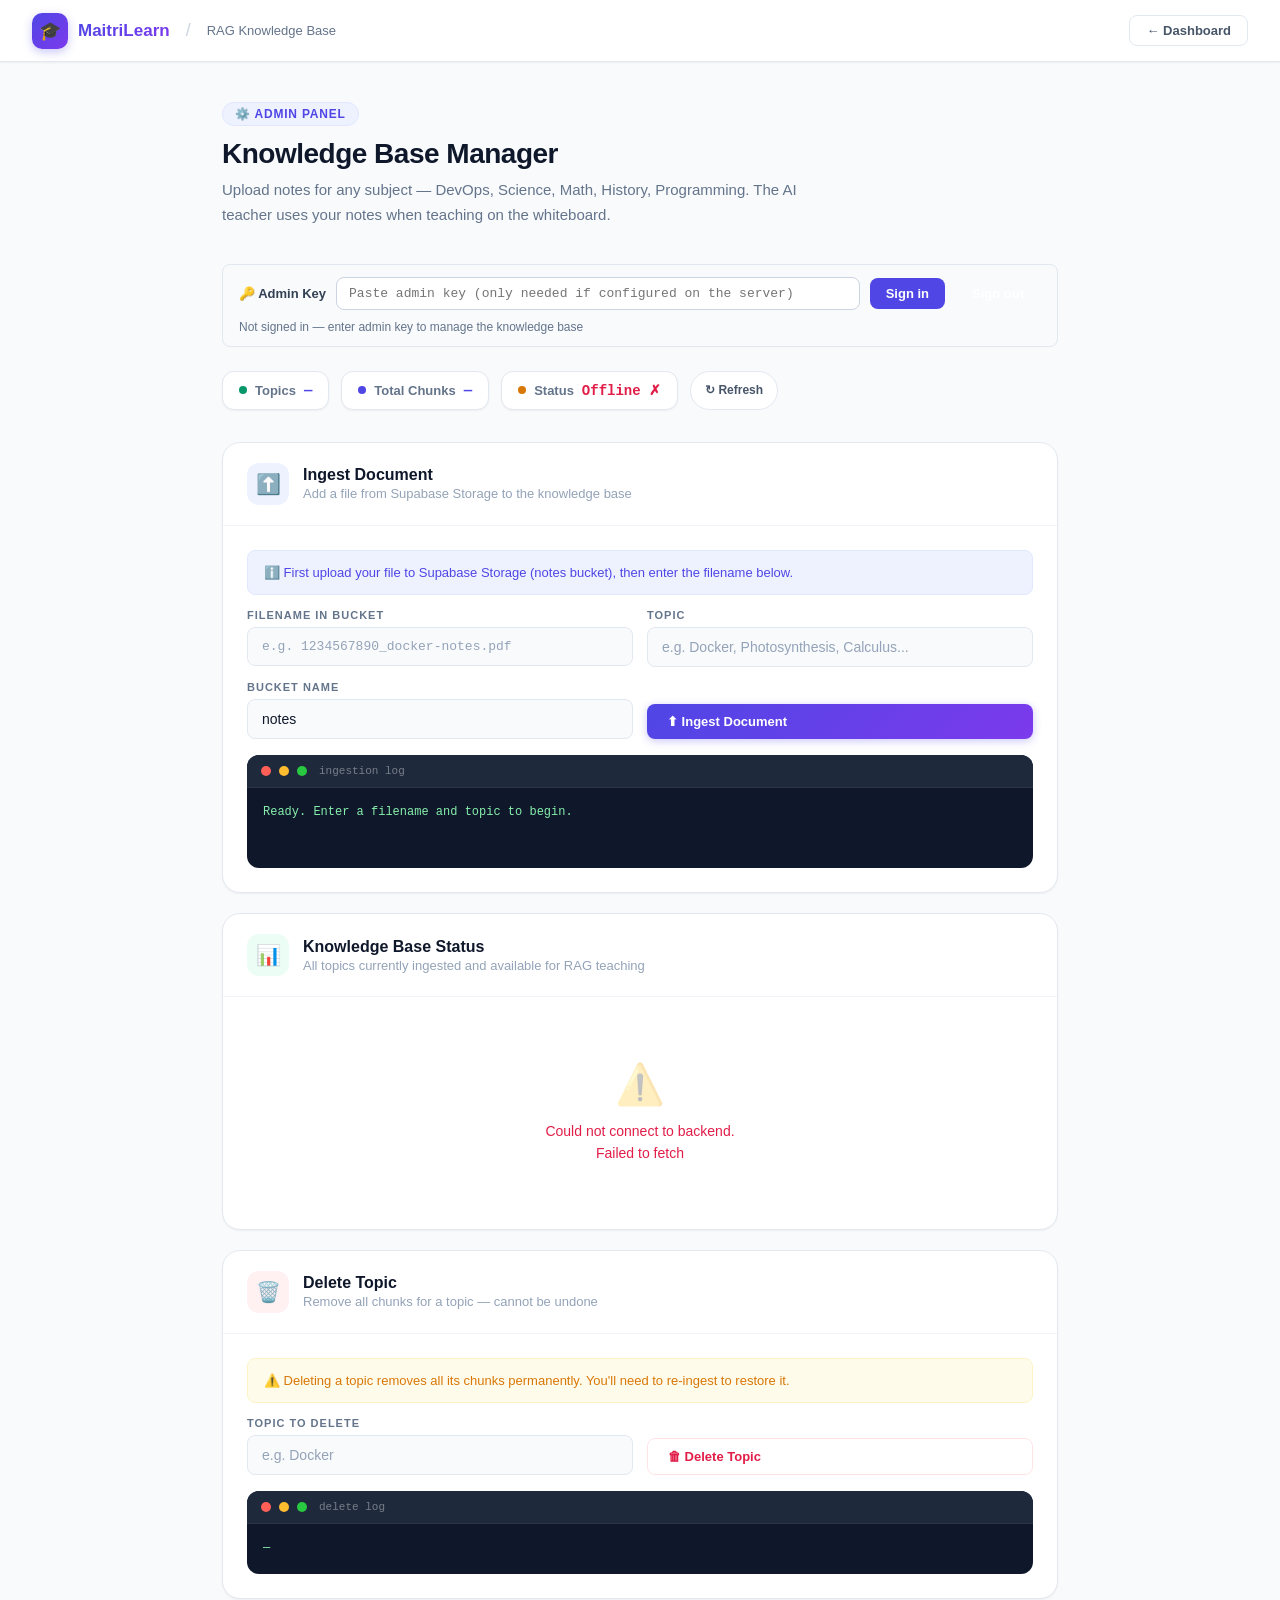
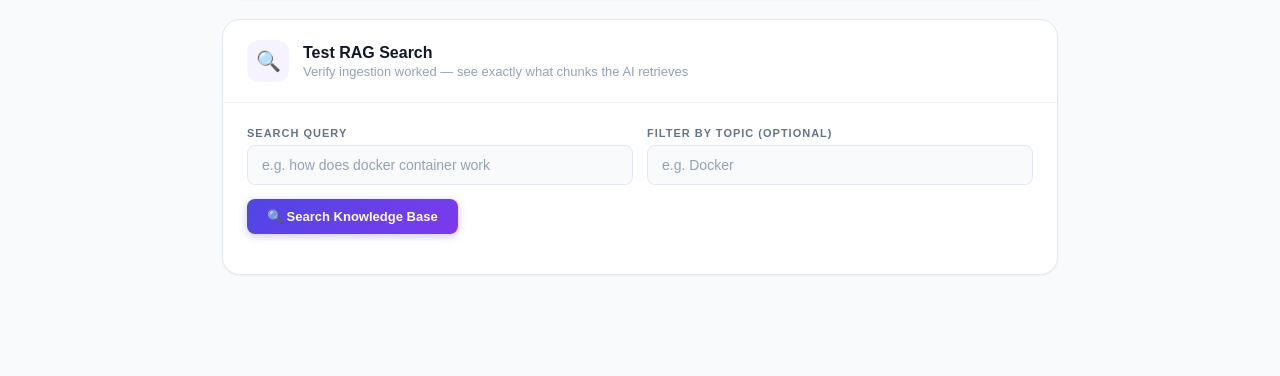
<file: admin.html>
<!DOCTYPE html>
<html lang="en">
<head>
<meta charset="UTF-8">
<meta name="viewport" content="width=device-width,initial-scale=1.0">
<!-- QA audit HIGH finding (H-02): "Zero security headers on frontend" (CSP,
     HSTS, X-Frame-Options, X-Content-Type-Options all absent). This is a
     static GitHub Pages site — GH Pages does not support custom HTTP
     response headers, so HSTS, X-Frame-Options, and X-Content-Type-Options
     genuinely cannot be delivered from here: they're header-only
     directives, and browsers ignore them (and CSP's frame-ancestors, the
     modern X-Frame-Options replacement) when set via <meta> — this is by
     spec, not an oversight. What CAN be set via <meta> is
     Content-Security-Policy and Referrer-Policy, added below. For the
     header-only protections, see /_headers in the repo root: it has no
     effect on plain GitHub Pages, but takes effect automatically at zero
     cost if this site is ever fronted by Cloudflare or moved to
     Netlify/Vercel/Cloudflare Pages (all of which natively read a _headers
     file with no backend changes needed). -->
<meta http-equiv="Content-Security-Policy" content="default-src 'self'; script-src 'self' 'unsafe-inline' https://www.googletagmanager.com https://cdn.jsdelivr.net; style-src 'self' 'unsafe-inline' https://fonts.googleapis.com; font-src https://fonts.gstatic.com; img-src 'self' data: https:; media-src 'self' https://ttsand-stt.onrender.com https://rairwoyaesgvezxyztnq.supabase.co; connect-src 'self' https://maitrilearn-backend-rag.onrender.com https://ttsand-stt.onrender.com https://rairwoyaesgvezxyztnq.supabase.co https://*.google-analytics.com https://*.analytics.google.com; object-src 'none'; base-uri 'self'; form-action 'self'">
<meta http-equiv="Referrer-Policy" content="strict-origin-when-cross-origin">
<title>RAG Admin — Knowledge Base Manager | MaitriLearn</title>
  <!-- ── SEO META TAGS ── -->
  <meta name="description" content="Upload and manage your learning notes for AI-powered teaching. Ingest PDFs and text files into the RAG knowledge base.">
  <meta name="keywords"    content="RAG knowledge base, notes upload, AI teaching, learning management">
  <meta name="author"      content="MaitriLearn">
  <meta name="robots"      content="index, follow">
  <link rel="canonical"    href="https://maitrilearn.com/admin.html">

  <!-- Open Graph (WhatsApp, LinkedIn, Facebook) -->
  <meta property="og:type"        content="website">
  <meta property="og:url"         content="https://maitrilearn.com/admin.html">
  <meta property="og:title"       content="RAG Admin — MaitriLearn">
  <meta property="og:description" content="Manage your knowledge base for AI-powered personalized teaching.">
  <meta property="og:image"       content="https://maitrilearn.com/og-image.png">
  <meta property="og:site_name"   content="MaitriLearn">

  <!-- Twitter Card -->
  <meta name="twitter:card"        content="summary_large_image">
  <meta name="twitter:title"       content="RAG Admin — MaitriLearn">
  <meta name="twitter:description" content="Manage your knowledge base for AI-powered personalized teaching.">
  <meta name="twitter:image"       content="https://maitrilearn.com/og-image.png">

  <!-- Google Analytics -->
  <script async src="https://www.googletagmanager.com/gtag/js?id=G-4JS7D0T33L"></script>
  <script>
    window.dataLayer = window.dataLayer || [];
    function gtag(){dataLayer.push(arguments);}
    gtag('js', new Date());
    gtag('config', 'G-4JS7D0T33L', {
      page_title: 'RAG Admin — MaitriLearn',
      page_location: 'https://maitrilearn.com/admin.html'
    });
  </script>

<link rel="icon" href="data:image/svg+xml,<svg xmlns='http://www.w3.org/2000/svg' viewBox='0 0 100 100'><text y='.9em' font-size='90'>⚙️</text></svg>">
<link href="https://fonts.googleapis.com/css2?family=Plus+Jakarta+Sans:wght@400;500;600;700;800&family=Inter:wght@400;500;600&family=JetBrains+Mono:wght@400;500;600&display=swap" rel="stylesheet">
<style>
*,*::before,*::after{box-sizing:border-box;margin:0;padding:0}
:root{
  --white:#ffffff;
  --gray-50:#f8fafc;--gray-100:#f1f5f9;--gray-200:#e2e8f0;
  --gray-300:#cbd5e1;--gray-400:#94a3b8;--gray-500:#64748b;
  --gray-600:#475569;--gray-700:#334155;--gray-800:#1e293b;--gray-900:#0f172a;
  --indigo:#4f46e5;--indigo-600:#4338ca;--indigo-50:#eef2ff;--indigo-100:#e0e7ff;
  --violet:#7c3aed;--violet-50:#f5f3ff;
  --emerald:#059669;--emerald-50:#ecfdf5;--emerald-100:#d1fae5;
  --amber:#d97706;--amber-50:#fffbeb;--amber-100:#fef3c7;
  --rose:#e11d48;--rose-50:#fff1f2;--rose-100:#ffe4e6;
  --cyan:#0891b2;--cyan-50:#ecfeff;
  --r:12px;--r-sm:8px;--r-lg:18px;
  --sh-sm:0 1px 2px rgba(0,0,0,.05);
  --sh:0 1px 3px rgba(0,0,0,.1),0 1px 2px rgba(0,0,0,.06);
  --sh-md:0 4px 6px -1px rgba(0,0,0,.1),0 2px 4px -1px rgba(0,0,0,.06);
  --sh-lg:0 10px 15px -3px rgba(0,0,0,.1),0 4px 6px -2px rgba(0,0,0,.05);
}
html{scroll-behavior:smooth}
body{
  font-family:'Inter',sans-serif;
  background:var(--gray-50);
  color:var(--gray-900);
  min-height:100vh;
  overflow-x:hidden;
}

/* ── NAVBAR ── */
.nav{
  position:sticky;top:0;z-index:100;
  height:62px;display:flex;align-items:center;
  padding:0 32px;gap:16px;
  background:rgba(255,255,255,.92);
  backdrop-filter:blur(16px);
  border-bottom:1px solid var(--gray-200);
  box-shadow:var(--sh-sm);
}
.nav-logo{display:flex;align-items:center;gap:10px;text-decoration:none}
.nav-logo-mark{
  width:36px;height:36px;border-radius:10px;
  background:linear-gradient(135deg,var(--indigo),var(--violet));
  display:flex;align-items:center;justify-content:center;font-size:18px;
  box-shadow:0 3px 10px rgba(79,70,229,.3);
}
.nav-logo-name{
  font-family:'Plus Jakarta Sans',sans-serif;font-weight:800;font-size:17px;
  background:linear-gradient(135deg,var(--indigo),var(--violet));
  -webkit-background-clip:text;-webkit-text-fill-color:transparent;
}
.nav-sep{color:var(--gray-300);font-size:18px}
.nav-page{font-size:13px;color:var(--gray-500);font-weight:500}
.nav-space{flex:1}
.nav-back{
  display:inline-flex;align-items:center;gap:6px;
  padding:7px 16px;border-radius:var(--r-sm);
  border:1.5px solid var(--gray-200);background:white;
  font-size:13px;font-weight:600;color:var(--gray-600);
  text-decoration:none;transition:all .2s;
}
.nav-back:hover{border-color:var(--indigo);color:var(--indigo);background:var(--indigo-50)}

/* ── LAYOUT ── */
.page{max-width:900px;margin:0 auto;padding:40px 32px 80px}

/* ── PAGE HEADER ── */
.page-header{margin-bottom:36px}
.admin-key-bar{
  display:flex;align-items:center;gap:10px;flex-wrap:wrap;
  padding:12px 16px;border-radius:var(--r-sm);
  background:var(--gray-50);border:1px solid var(--gray-200);
  margin-bottom:24px;
}
.ak-label{font-size:13px;font-weight:600;color:var(--gray-700);white-space:nowrap}
.ak-input{
  flex:1;min-width:200px;padding:8px 12px;border-radius:8px;
  border:1px solid var(--gray-300);font-size:13px;font-family:monospace;
}
.ak-input:focus{outline:none;border-color:var(--indigo)}
.ak-save{
  padding:8px 16px;border-radius:8px;border:none;
  background:var(--indigo);color:white;font-size:13px;font-weight:600;
  cursor:pointer;white-space:nowrap;
}
.ak-save:hover{background:var(--indigo-600,var(--indigo))}
.ak-status{font-size:12px;color:var(--gray-500);white-space:nowrap}
.ak-status.set{color:var(--emerald)}
.ph-tag{
  display:inline-flex;align-items:center;gap:6px;
  padding:4px 12px;border-radius:20px;
  background:var(--indigo-50);color:var(--indigo);
  font-size:12px;font-weight:700;letter-spacing:.8px;text-transform:uppercase;
  border:1px solid var(--indigo-100);margin-bottom:12px;
}
.ph-title{
  font-family:'Plus Jakarta Sans',sans-serif;
  font-weight:800;font-size:28px;color:var(--gray-900);
  letter-spacing:-.5px;margin-bottom:8px;
}
.ph-sub{font-size:15px;color:var(--gray-500);line-height:1.65;max-width:580px}

/* ── STATUS PILLS ── */
.status-bar{
  display:flex;gap:12px;margin-bottom:32px;
  flex-wrap:wrap;
}
.status-pill{
  display:inline-flex;align-items:center;gap:8px;
  padding:10px 16px;border-radius:var(--r);
  background:white;border:1.5px solid var(--gray-200);
  font-size:13px;font-weight:600;color:var(--gray-700);
  box-shadow:var(--sh-sm);
}
.status-pill .sp-dot{width:8px;height:8px;border-radius:50%}
.status-pill .sp-val{
  font-family:'JetBrains Mono',monospace;font-size:14px;font-weight:700;
}

/* ── SECTION CARDS ── */
.sec-card{
  background:white;border:1.5px solid var(--gray-200);
  border-radius:var(--r-lg);margin-bottom:20px;
  box-shadow:var(--sh-sm);overflow:hidden;
  transition:box-shadow .2s;
}
.sec-card:hover{box-shadow:var(--sh-md)}
.sec-card-header{
  display:flex;align-items:center;gap:14px;
  padding:20px 24px;border-bottom:1px solid var(--gray-100);
}
.sec-icon{
  width:42px;height:42px;border-radius:12px;
  display:flex;align-items:center;justify-content:center;font-size:20px;
  flex-shrink:0;
}
.sec-title{
  font-family:'Plus Jakarta Sans',sans-serif;
  font-weight:700;font-size:16px;color:var(--gray-900);
  margin-bottom:2px;
}
.sec-desc{font-size:13px;color:var(--gray-400)}
.sec-body{padding:24px}

/* ── FORM ELEMENTS ── */
.form-row{display:grid;grid-template-columns:1fr 1fr;gap:14px;margin-bottom:14px}
.form-group{display:flex;flex-direction:column;gap:6px}
.flabel{
  font-size:11px;font-weight:700;letter-spacing:1px;
  text-transform:uppercase;color:var(--gray-500);
}
.finput{
  padding:11px 14px;border-radius:var(--r-sm);
  border:1.5px solid var(--gray-200);background:var(--gray-50);
  color:var(--gray-900);font-family:'Inter',sans-serif;font-size:14px;
  outline:none;transition:all .2s;
}
.finput:focus{border-color:var(--indigo);background:white;box-shadow:0 0 0 3px rgba(79,70,229,.1)}
.finput::placeholder{color:var(--gray-400)}
.finput-mono{font-family:'JetBrains Mono',monospace;font-size:13px}

/* ── BUTTONS ── */
.btn{
  display:inline-flex;align-items:center;gap:7px;
  padding:10px 20px;border-radius:var(--r-sm);border:none;
  font-family:'Inter',sans-serif;font-size:13px;font-weight:600;
  cursor:pointer;transition:all .2s;
}
.btn-primary{
  background:linear-gradient(135deg,var(--indigo),var(--violet));
  color:white;box-shadow:0 2px 8px rgba(79,70,229,.3);
}
.btn-primary:hover:not(:disabled){transform:translateY(-1px);box-shadow:0 4px 14px rgba(79,70,229,.4)}
.btn-primary:disabled{opacity:.45;cursor:not-allowed;transform:none}
.btn-danger{background:white;color:var(--rose);border:1.5px solid var(--rose-100)}
.btn-danger:hover:not(:disabled){background:var(--rose-50);border-color:var(--rose)}
.btn-danger:disabled{opacity:.4;cursor:not-allowed}
.btn-outline{background:white;color:var(--gray-600);border:1.5px solid var(--gray-200)}
.btn-outline:hover{border-color:var(--indigo);color:var(--indigo);background:var(--indigo-50)}
.btn-sm{padding:6px 14px;font-size:12px}

/* ── LOG TERMINAL ── */
.log-wrap{
  background:var(--gray-900);border-radius:var(--r);
  overflow:hidden;margin-top:16px;
}
.log-titlebar{
  display:flex;align-items:center;gap:8px;
  padding:10px 14px;background:var(--gray-800);
  border-bottom:1px solid rgba(255,255,255,.06);
}
.log-dot{width:10px;height:10px;border-radius:50%}
.log-name{font-size:11px;color:rgba(255,255,255,.4);font-family:'JetBrains Mono',monospace;margin-left:4px}
.log-body{
  padding:14px 16px;
  font-family:'JetBrains Mono',monospace;font-size:12px;
  line-height:1.8;min-height:80px;max-height:220px;
  overflow-y:auto;color:#86efac;
  white-space:pre-wrap;word-break:break-all;
}
.log-body .err{color:#fca5a5}
.log-body .info{color:#93c5fd}
.log-body .warn{color:#fcd34d}

/* ── TOPICS TABLE ── */
.topics-wrap{margin-top:4px}
.topics-table{width:100%;border-collapse:collapse}
.topics-table th{
  text-align:left;padding:10px 14px;
  font-size:11px;font-weight:700;letter-spacing:1px;text-transform:uppercase;
  color:var(--gray-400);border-bottom:1.5px solid var(--gray-200);
  background:var(--gray-50);
}
.topics-table th:first-child{border-radius:var(--r-sm) 0 0 0}
.topics-table th:last-child{border-radius:0 var(--r-sm) 0 0}
.topics-table td{
  padding:12px 14px;border-bottom:1px solid var(--gray-100);
  font-size:14px;color:var(--gray-700);
  transition:background .15s;
}
.topics-table tr:hover td{background:var(--gray-50)}
.topics-table tr:last-child td{border-bottom:none}
.topic-badge{
  display:inline-flex;align-items:center;gap:6px;
  padding:4px 12px;border-radius:20px;
  background:var(--indigo-50);color:var(--indigo);
  font-size:12px;font-weight:600;border:1px solid var(--indigo-100);
}
.status-ok{
  display:inline-flex;align-items:center;gap:5px;
  font-size:12px;font-weight:600;color:var(--emerald);
}
.status-dot-ok{width:6px;height:6px;border-radius:50%;background:var(--emerald)}
.chunks-count{
  font-family:'JetBrains Mono',monospace;font-size:12px;
  font-weight:600;color:var(--gray-500);
}
.empty-state{
  text-align:center;padding:40px 20px;
  display:flex;flex-direction:column;align-items:center;gap:12px;
}
.empty-icon{font-size:40px;opacity:.3}
.empty-text{font-size:14px;color:var(--gray-400);line-height:1.6}

/* ── KB SUMMARY ── */
.kb-summary{
  display:flex;gap:12px;margin-bottom:16px;flex-wrap:wrap;
}
.kb-stat{
  flex:1;min-width:120px;padding:14px 16px;border-radius:var(--r);
  border:1.5px solid var(--gray-200);background:white;
  text-align:center;
}
.kb-stat-num{
  font-family:'Plus Jakarta Sans',sans-serif;
  font-weight:800;font-size:26px;line-height:1;margin-bottom:4px;
}
.kb-stat-label{font-size:12px;color:var(--gray-400);font-weight:500}

/* ── SEARCH RESULTS ── */
.chunk-result{
  padding:14px;border-radius:var(--r-sm);
  background:var(--gray-50);border:1px solid var(--gray-200);
  margin-bottom:10px;
}
.chunk-header{
  display:flex;align-items:center;gap:8px;
  margin-bottom:8px;
}
.chunk-num{
  width:22px;height:22px;border-radius:6px;
  background:var(--indigo-50);color:var(--indigo);
  display:flex;align-items:center;justify-content:center;
  font-size:11px;font-weight:700;flex-shrink:0;
}
.chunk-label{font-size:12px;font-weight:600;color:var(--gray-500)}
.chunk-text{
  font-size:13px;color:var(--gray-700);line-height:1.7;
  font-family:'Inter',sans-serif;
}

/* ── ALERT ── */
.alert{
  display:flex;align-items:flex-start;gap:10px;
  padding:12px 16px;border-radius:var(--r-sm);
  font-size:13px;line-height:1.5;margin-bottom:14px;
}
.alert-warn{background:var(--amber-50);border:1px solid var(--amber-100);color:var(--amber)}
.alert-info{background:var(--indigo-50);border:1px solid var(--indigo-100);color:var(--indigo)}

/* ── RESPONSIVE ── */
@media(max-width:600px){
  .nav{padding:0 16px}
  .page{padding:24px 16px 60px}
  .form-row{grid-template-columns:1fr}
  .kb-summary{flex-direction:column}
  .status-bar{flex-direction:column}
}
@media(max-width:420px){
  .nav{padding:0 12px;gap:8px}
  .nav-page,.nav-sep{display:none}
  .nav-back{padding:6px 10px;font-size:12px}
}
::-webkit-scrollbar{width:5px}
::-webkit-scrollbar-track{background:transparent}
::-webkit-scrollbar-thumb{background:var(--gray-300);border-radius:3px}

/* Animations */
@keyframes fadeUp{from{opacity:0;transform:translateY(16px)}to{opacity:1;transform:translateY(0)}}
.sec-card{animation:fadeUp .4s ease both}
.sec-card:nth-child(1){animation-delay:.05s}
.sec-card:nth-child(2){animation-delay:.1s}
.sec-card:nth-child(3){animation-delay:.15s}
.sec-card:nth-child(4){animation-delay:.2s}
</style>
</head>
<body>

<!-- NAVBAR -->
<nav class="nav">
  <a href="index.html" class="nav-logo">
    <div class="nav-logo-mark">🎓</div>
    <span class="nav-logo-name">MaitriLearn</span>
  </a>
  <span class="nav-sep">/</span>
  <span class="nav-page">RAG Knowledge Base</span>
  <div class="nav-space"></div>
  <a href="index.html" class="nav-back">← Dashboard</a>
</nav>

<div class="page">

  <!-- PAGE HEADER -->
  <div class="page-header">
    <div class="ph-tag">⚙️ Admin Panel</div>
    <h1 class="ph-title">Knowledge Base Manager</h1>
    <p class="ph-sub">Upload notes for any subject — DevOps, Science, Math, History, Programming. The AI teacher uses your notes when teaching on the whiteboard.</p>
  </div>

  <!-- ADMIN LOGIN -->
  <div class="admin-key-bar" id="adminKeyBar">
    <span class="ak-label">🔑 Admin Key</span>
    <input type="password" id="adminKeyInput" class="ak-input" placeholder="Paste admin key (only needed if configured on the server)" autocomplete="off">
    <button class="ak-save" onclick="adminLogin()">Sign in</button>
    <button class="ak-save" onclick="adminLogout()" style="background:transparent;border:1px solid rgba(255,255,255,.15)">Sign out</button>
    <span class="ak-status" id="adminKeyStatus"></span>
  </div>

  <!-- STATUS BAR -->
  <div class="status-bar" id="statusBar">
    <div class="status-pill">
      <div class="sp-dot" style="background:var(--emerald)"></div>
      <span style="color:var(--gray-500)">Topics</span>
      <span class="sp-val" style="color:var(--indigo)" id="statTopics">—</span>
    </div>
    <div class="status-pill">
      <div class="sp-dot" style="background:var(--indigo)"></div>
      <span style="color:var(--gray-500)">Total Chunks</span>
      <span class="sp-val" style="color:var(--indigo)" id="statChunks">—</span>
    </div>
    <div class="status-pill">
      <div class="sp-dot" style="background:var(--amber);animation:pulse 2s infinite"></div>
      <span style="color:var(--gray-500)">Status</span>
      <span class="sp-val" style="color:var(--emerald)" id="statStatus">Loading...</span>
    </div>
    <button class="btn btn-outline btn-sm" onclick="loadTopics()" style="border-radius:20px">↻ Refresh</button>
  </div>

  <!-- 1. INGEST -->
  <div class="sec-card">
    <div class="sec-card-header">
      <div class="sec-icon" style="background:var(--indigo-50)">⬆️</div>
      <div>
        <div class="sec-title">Ingest Document</div>
        <div class="sec-desc">Add a file from Supabase Storage to the knowledge base</div>
      </div>
    </div>
    <div class="sec-body">
      <div class="alert alert-info">
        ℹ️ First upload your file to Supabase Storage (notes bucket), then enter the filename below.
      </div>
      <div class="form-row">
        <div class="form-group">
          <label class="flabel">Filename in bucket</label>
          <input class="finput finput-mono" id="filename" placeholder="e.g. 1234567890_docker-notes.pdf">
        </div>
        <div class="form-group">
          <label class="flabel">Topic</label>
          <input class="finput" id="topic"
            placeholder="e.g. Docker, Photosynthesis, Calculus..."
            list="topicSuggestions" autocomplete="off">
          <datalist id="topicSuggestions">
            <option value="Linux"><option value="Git"><option value="Docker">
            <option value="Kubernetes"><option value="CI/CD"><option value="AWS">
            <option value="Terraform"><option value="Photosynthesis">
            <option value="Cell Biology"><option value="Newton Laws">
            <option value="Thermodynamics"><option value="Periodic Table">
            <option value="DNA Replication"><option value="Calculus">
            <option value="Linear Algebra"><option value="Statistics">
            <option value="Trigonometry"><option value="Python">
            <option value="Data Structures"><option value="Machine Learning">
            <option value="SQL"><option value="World War 2">
            <option value="Indian Independence"><option value="French Revolution">
          </datalist>
        </div>
      </div>
      <div class="form-row">
        <div class="form-group">
          <label class="flabel">Bucket Name</label>
          <input class="finput" id="bucket" value="notes">
        </div>
        <div class="form-group" style="justify-content:flex-end">
          <label class="flabel">&nbsp;</label>
          <button class="btn btn-primary" id="ingestBtn" onclick="ingestDoc()">
            ⬆ Ingest Document
          </button>
        </div>
      </div>
      <div class="log-wrap">
        <div class="log-titlebar">
          <div class="log-dot" style="background:#ff5f57"></div>
          <div class="log-dot" style="background:#febc2e"></div>
          <div class="log-dot" style="background:#28c840"></div>
          <span class="log-name">ingestion log</span>
        </div>
        <div class="log-body" id="ingestLog">Ready. Enter a filename and topic to begin.</div>
      </div>
    </div>
  </div>

  <!-- 2. KNOWLEDGE BASE STATUS -->
  <div class="sec-card">
    <div class="sec-card-header">
      <div class="sec-icon" style="background:var(--emerald-50)">📊</div>
      <div>
        <div class="sec-title">Knowledge Base Status</div>
        <div class="sec-desc">All topics currently ingested and available for RAG teaching</div>
      </div>
    </div>
    <div class="sec-body">
      <div id="topicsWrap">
        <div class="empty-state">
          <div class="empty-icon">📭</div>
          <div class="empty-text">Loading knowledge base...</div>
        </div>
      </div>
    </div>
  </div>

  <!-- 3. DELETE -->
  <div class="sec-card">
    <div class="sec-card-header">
      <div class="sec-icon" style="background:var(--rose-50)">🗑️</div>
      <div>
        <div class="sec-title">Delete Topic</div>
        <div class="sec-desc">Remove all chunks for a topic — cannot be undone</div>
      </div>
    </div>
    <div class="sec-body">
      <div class="alert alert-warn">
        ⚠️ Deleting a topic removes all its chunks permanently. You'll need to re-ingest to restore it.
      </div>
      <div class="form-row">
        <div class="form-group">
          <label class="flabel">Topic to Delete</label>
          <input class="finput" id="deleteTopic" placeholder="e.g. Docker">
        </div>
        <div class="form-group" style="justify-content:flex-end">
          <label class="flabel">&nbsp;</label>
          <button class="btn btn-danger" onclick="deleteTopic()">🗑 Delete Topic</button>
        </div>
      </div>
      <div class="log-wrap">
        <div class="log-titlebar">
          <div class="log-dot" style="background:#ff5f57"></div>
          <div class="log-dot" style="background:#febc2e"></div>
          <div class="log-dot" style="background:#28c840"></div>
          <span class="log-name">delete log</span>
        </div>
        <div class="log-body" id="deleteLog" style="min-height:50px">—</div>
      </div>
    </div>
  </div>

  <!-- 4. TEST SEARCH -->
  <div class="sec-card">
    <div class="sec-card-header">
      <div class="sec-icon" style="background:var(--violet-50)">🔍</div>
      <div>
        <div class="sec-title">Test RAG Search</div>
        <div class="sec-desc">Verify ingestion worked — see exactly what chunks the AI retrieves</div>
      </div>
    </div>
    <div class="sec-body">
      <div class="form-row">
        <div class="form-group">
          <label class="flabel">Search Query</label>
          <input class="finput" id="searchQuery" placeholder="e.g. how does docker container work">
        </div>
        <div class="form-group">
          <label class="flabel">Filter by Topic (optional)</label>
          <input class="finput" id="searchTopic" placeholder="e.g. Docker">
        </div>
      </div>
      <button class="btn btn-primary" onclick="testSearch()">🔍 Search Knowledge Base</button>
      <div id="searchResults" style="margin-top:16px"></div>
    </div>
  </div>

</div>

<script src="js/config.js"></script>
<script>
const BACKEND = typeof BACKEND_URL !== "undefined" ? BACKEND_URL : "http://localhost:5000";

// ── ADMIN LOGIN (session cookie, not localStorage) ─────────────────────────
// Post-audit fix (finding H-04): the raw admin key used to be saved to
// localStorage and re-sent as X-Admin-Key on every request forever — any
// XSS on this page, or anyone with access to this browser, could read it
// straight out and had a permanent admin credential. Now the key is typed
// once, POSTed to /admin/login, and the browser gets back a short-lived
// (12h) HttpOnly session cookie instead. HttpOnly means JS can never read
// it back out again, even if this page were compromised. The raw key is
// never written to localStorage/sessionStorage and is discarded from JS
// memory the moment the login request completes.
//
// All admin fetches below use credentials:"include" so the browser attaches
// that cookie automatically — no header, no stored secret to steal.

window.adminLogin = async function(){
  const input    = document.getElementById("adminKeyInput");
  const key      = input.value.trim();
  const statusEl = document.getElementById("adminKeyStatus");

  if (!key) { statusEl.textContent = "Enter your admin key first"; statusEl.classList.remove("set"); return; }

  statusEl.textContent = "Signing in…";
  try {
    const res  = await fetch(`${BACKEND}/admin/login`, {
      method:      "POST",
      credentials: "include",
      headers:     { "Content-Type": "application/json" },
      body:        JSON.stringify({ key })
    });
    const data = await res.json();
    input.value = "";                 // never keep the raw key around once sent

    if (res.ok && data.success) {
      statusEl.textContent = "✓ Signed in for this session (12h)";
      statusEl.classList.add("set");
      document.getElementById("adminKeyInput").placeholder = "Signed in ✓ — re-enter key to switch admin";
      loadTopics();
    } else {
      statusEl.textContent = `✗ ${data.error || "Sign-in failed"}`;
      statusEl.classList.remove("set");
    }
  } catch(e) {
    statusEl.textContent = `✗ ${e.message} — is backend running?`;
    statusEl.classList.remove("set");
  }
};

window.adminLogout = async function(){
  await fetch(`${BACKEND}/admin/logout`, { method: "POST", credentials: "include" });
  document.getElementById("adminKeyStatus").textContent = "Signed out";
  document.getElementById("adminKeyStatus").classList.remove("set");
};

// Silent check on load: is there already a valid session cookie from
// earlier this browser session? Avoids re-prompting for the key every
// page load within the 12h window.
async function checkAdminSession(){
  const statusEl = document.getElementById("adminKeyStatus");
  try {
    const res = await fetch(`${BACKEND}/admin/session`, { credentials: "include" });
    if (res.ok) {
      statusEl.textContent = "✓ Signed in for this session";
      statusEl.classList.add("set");
    } else {
      statusEl.textContent = "Not signed in — enter admin key to manage the knowledge base";
      statusEl.classList.remove("set");
    }
  } catch {
    statusEl.textContent = "Not signed in — enter admin key to manage the knowledge base";
    statusEl.classList.remove("set");
  }
}
document.addEventListener("DOMContentLoaded", checkAdminSession);

function log(elId, msg, type="") {
  const el = document.getElementById(elId);
  const line = type ? `<span class="${type}">${msg}</span>` : msg;
  el.innerHTML += "\n" + line;
  el.scrollTop = el.scrollHeight;
}
function clearLog(elId, msg="") {
  document.getElementById(elId).innerHTML = msg;
}

// ── INGEST ────────────────────────────────────────────────────────────────────
window.ingestDoc = async function() {
  const filename = document.getElementById("filename").value.trim();
  const topic    = document.getElementById("topic").value.trim();
  const bucket   = document.getElementById("bucket").value.trim() || "notes";
  const btn      = document.getElementById("ingestBtn");

  if (!filename || !topic) { alert("Please fill in filename and topic"); return; }

  btn.disabled = true;
  btn.textContent = "⏳ Ingesting...";
  clearLog("ingestLog", `Starting ingestion of "${filename}"...`);
  log("ingestLog", `Topic: ${topic} | Bucket: ${bucket}`, "info");
  log("ingestLog", "Downloading file from Supabase Storage...");

  try {
    const res  = await fetch(`${BACKEND}/rag/ingest`, {
      method:      "POST",
      credentials: "include",
      headers:     { "Content-Type": "application/json" },
      body:        JSON.stringify({ filename, topic, bucket })
    });
    const data = await res.json();
    if (data.error) {
      log("ingestLog", `✗ ERROR: ${data.error}`, "err");
    } else {
      log("ingestLog", `✓ ${data.message}`, "info");
      log("ingestLog", `  Chunks stored: ${data.chunks_stored} / ${data.total_chunks}`);
      log("ingestLog", `  Topic "${topic}" is now available for RAG teaching ✓`);
      loadTopics();
    }
  } catch(e) {
    log("ingestLog", `✗ ERROR: ${e.message} — is backend running?`, "err");
  }
  btn.disabled = false;
  btn.innerHTML = "⬆ Ingest Document";
};

// ── LOAD TOPICS ───────────────────────────────────────────────────────────────
window.loadTopics = async function() {
  const wrap = document.getElementById("topicsWrap");
  wrap.innerHTML = `<div class="empty-state"><div class="empty-icon">⏳</div><div class="empty-text">Loading...</div></div>`;

  try {
    const res  = await fetch(`${BACKEND}/rag/topics`);
    const data = await res.json();

    // Update status bar
    document.getElementById("statTopics").textContent = data.topics?.length || 0;
    document.getElementById("statChunks").textContent = data.total_chunks || 0;
    document.getElementById("statStatus").textContent = "Connected ✓";
    document.getElementById("statStatus").style.color = "var(--emerald)";

    if (!data.topics || data.topics.length === 0) {
      wrap.innerHTML = `
        <div class="empty-state">
          <div class="empty-icon">📭</div>
          <div class="empty-text">No documents ingested yet.<br>Upload notes to Supabase bucket and ingest them above.</div>
        </div>`;
      return;
    }

    wrap.innerHTML = `
      <div class="kb-summary">
        <div class="kb-stat">
          <div class="kb-stat-num" style="color:var(--indigo)">${data.topics.length}</div>
          <div class="kb-stat-label">Topics</div>
        </div>
        <div class="kb-stat">
          <div class="kb-stat-num" style="color:var(--emerald)">${data.total_chunks}</div>
          <div class="kb-stat-label">Total Chunks</div>
        </div>
        <div class="kb-stat">
          <div class="kb-stat-num" style="color:var(--violet)">RAG</div>
          <div class="kb-stat-label">Ready</div>
        </div>
      </div>
      <table class="topics-table">
        <thead>
          <tr>
            <th>#</th>
            <th>Topic</th>
            <th>Status</th>
          </tr>
        </thead>
        <tbody>
          ${data.topics.map((t, i) => `
            <tr>
              <td style="color:var(--gray-400);font-family:'JetBrains Mono',monospace;font-size:12px">${String(i+1).padStart(2,"0")}</td>
              <td><span class="topic-badge">📚 ${t}</span></td>
              <td><span class="status-ok"><span class="status-dot-ok"></span>Ingested</span></td>
            </tr>`).join("")}
        </tbody>
      </table>`;
  } catch(e) {
    document.getElementById("statStatus").textContent = "Offline ✗";
    document.getElementById("statStatus").style.color = "var(--rose)";
    wrap.innerHTML = `
      <div class="empty-state">
        <div class="empty-icon">⚠️</div>
        <div class="empty-text" style="color:var(--rose)">Could not connect to backend.<br>${e.message}</div>
      </div>`;
  }
};

// ── DELETE ────────────────────────────────────────────────────────────────────
window.deleteTopic = async function() {
  const topic = document.getElementById("deleteTopic").value.trim();
  if (!topic) { alert("Enter a topic to delete"); return; }
  if (!confirm(`Delete ALL chunks for topic "${topic}"?\n\nThis cannot be undone.`)) return;

  clearLog("deleteLog", `Deleting all chunks for "${topic}"...`);
  try {
    const res  = await fetch(`${BACKEND}/rag/delete`, {
      method:      "DELETE",
      credentials: "include",
      headers:     { "Content-Type": "application/json" },
      body:        JSON.stringify({ topic })
    });
    const data = await res.json();
    if (data.error) {
      log("deleteLog", `✗ ERROR: ${data.error}`, "err");
    } else {
      log("deleteLog", `✓ Successfully deleted all chunks for "${topic}"`, "info");
      document.getElementById("deleteTopic").value = "";
      loadTopics();
    }
  } catch(e) {
    log("deleteLog", `✗ ERROR: ${e.message}`, "err");
  }
};

// ── TEST SEARCH ───────────────────────────────────────────────────────────────
window.testSearch = async function() {
  const query = document.getElementById("searchQuery").value.trim();
  const topic = document.getElementById("searchTopic").value.trim();
  if (!query) { alert("Enter a search query"); return; }

  const results = document.getElementById("searchResults");
  results.innerHTML = `<div style="color:var(--gray-400);font-size:13px;padding:8px">Searching knowledge base...</div>`;

  try {
    const res  = await fetch(`${BACKEND}/rag/search`, {
      method: "POST",
      credentials: "include",
      headers: { "Content-Type": "application/json" },
      body: JSON.stringify({ query, topic, top_k: 3 })
    });
    const data = await res.json();

    if (data.error) {
      results.innerHTML = `<div class="alert alert-warn">✗ ${data.error}</div>`;
      return;
    }
    if (data.count === 0) {
      results.innerHTML = `
        <div class="empty-state" style="padding:24px">
          <div class="empty-icon">🔍</div>
          <div class="empty-text">No chunks found for this query.<br>Try ingesting documents first or lower the similarity threshold.</div>
        </div>`;
      return;
    }

    results.innerHTML = `
      <div style="font-size:13px;font-weight:600;color:var(--emerald);margin-bottom:12px">
        ✓ Found ${data.count} relevant chunk${data.count > 1 ? "s" : ""} — RAG is working!
      </div>
      ${(Array.isArray(data.chunks) ? data.chunks : []).map((c, i) => {
        // c can be a string or a dict {content, source}
        const text   = typeof c === "object" ? (c.content || JSON.stringify(c)) : String(c || "");
        const preview = text.slice(0, 320) + (text.length > 320 ? "..." : "");
        return `<div class="chunk-result">
          <div class="chunk-header">
            <div class="chunk-num">${i+1}</div>
            <div class="chunk-label">Chunk ${i+1} · ${text.length} chars${typeof c === "object" && c.source ? " · " + c.source : ""}</div>
          </div>
          <div class="chunk-text">${preview}</div>
        </div>`;
      }).join("")}`;
  } catch(e) {
    results.innerHTML = `<div class="alert alert-warn">✗ Search failed: ${e.message}</div>`;
  }
};

// Auto-load on open
loadTopics();
</script>
  <script src="js/analytics.js"></script>
</body>
</html>
</file>
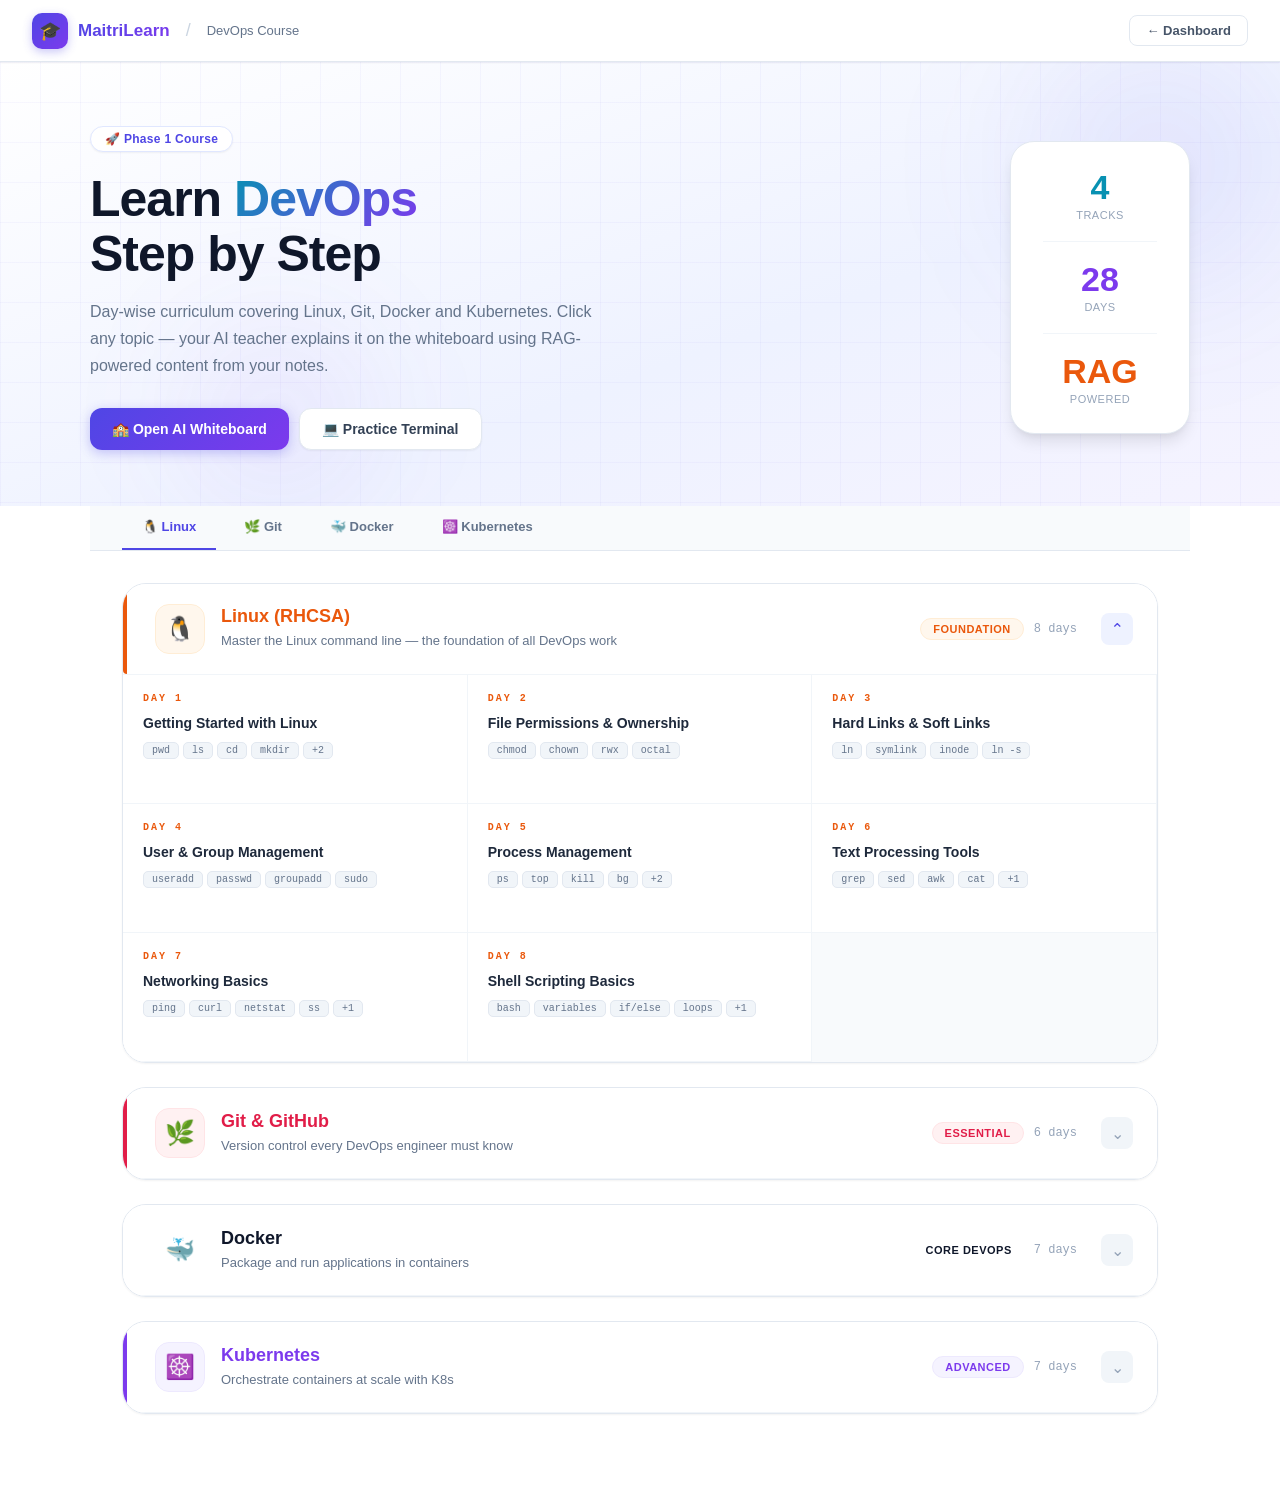
<file: devops.html>
<!DOCTYPE html>
<html lang="en">
<head>
<meta charset="UTF-8">
<meta name="viewport" content="width=device-width,initial-scale=1.0">
<!-- QA audit HIGH finding (H-02): "Zero security headers on frontend" (CSP,
     HSTS, X-Frame-Options, X-Content-Type-Options all absent). This is a
     static GitHub Pages site — GH Pages does not support custom HTTP
     response headers, so HSTS, X-Frame-Options, and X-Content-Type-Options
     genuinely cannot be delivered from here: they're header-only
     directives, and browsers ignore them (and CSP's frame-ancestors, the
     modern X-Frame-Options replacement) when set via <meta> — this is by
     spec, not an oversight. What CAN be set via <meta> is
     Content-Security-Policy and Referrer-Policy, added below. For the
     header-only protections, see /_headers in the repo root: it has no
     effect on plain GitHub Pages, but takes effect automatically at zero
     cost if this site is ever fronted by Cloudflare or moved to
     Netlify/Vercel/Cloudflare Pages (all of which natively read a _headers
     file with no backend changes needed). -->
<meta http-equiv="Content-Security-Policy" content="default-src 'self'; script-src 'self' 'unsafe-inline' https://www.googletagmanager.com https://cdn.jsdelivr.net; style-src 'self' 'unsafe-inline' https://fonts.googleapis.com; font-src https://fonts.gstatic.com; img-src 'self' data: https:; media-src 'self' https://ttsand-stt.onrender.com https://rairwoyaesgvezxyztnq.supabase.co; connect-src 'self' https://maitrilearn-backend-rag.onrender.com https://ttsand-stt.onrender.com https://rairwoyaesgvezxyztnq.supabase.co https://*.google-analytics.com https://*.analytics.google.com; object-src 'none'; base-uri 'self'; form-action 'self'">
<meta http-equiv="Referrer-Policy" content="strict-origin-when-cross-origin">
<title>Free DevOps Course — Linux, Git, Docker, Kubernetes | MaitriLearn</title>
  <!-- ── SEO META TAGS ── -->
  <meta name="description" content="28-day structured DevOps course covering Linux (RHCSA), Git, Docker and Kubernetes. Day-wise lessons with AI whiteboard teaching and hands-on terminal practice.">
  <meta name="keywords"    content="free DevOps course, Linux RHCSA, Docker tutorial, Kubernetes course, Git tutorial, DevOps learning India">
  <meta name="author"      content="MaitriLearn">
  <meta name="robots"      content="index, follow">
  <link rel="canonical"    href="https://maitrilearn.com/devops.html">

  <!-- Open Graph (WhatsApp, LinkedIn, Facebook) -->
  <meta property="og:type"        content="website">
  <meta property="og:url"         content="https://maitrilearn.com/devops.html">
  <meta property="og:title"       content="Free DevOps Course — 28 Day Curriculum | MaitriLearn">
  <meta property="og:description" content="Learn Linux, Git, Docker and Kubernetes with AI-powered day-wise lessons. Completely free.">
  <meta property="og:image"       content="https://maitrilearn.com/og-image.png">
  <meta property="og:site_name"   content="MaitriLearn">

  <!-- Twitter Card -->
  <meta name="twitter:card"        content="summary_large_image">
  <meta name="twitter:title"       content="Free DevOps Course — 28 Day Curriculum | MaitriLearn">
  <meta name="twitter:description" content="Learn Linux, Git, Docker and Kubernetes with AI-powered day-wise lessons. Completely free.">
  <meta name="twitter:image"       content="https://maitrilearn.com/og-image.png">

  <!-- Google Analytics -->
  <script async src="https://www.googletagmanager.com/gtag/js?id=G-4JS7D0T33L"></script>
  <script>
    window.dataLayer = window.dataLayer || [];
    function gtag(){dataLayer.push(arguments);}
    gtag('js', new Date());
    gtag('config', 'G-4JS7D0T33L', {
      page_title: 'Free DevOps Course — 28 Day Curriculum | MaitriLearn',
      page_location: 'https://maitrilearn.com/devops.html'
    });
  </script>

<link rel="icon" href="data:image/svg+xml,<svg xmlns='http://www.w3.org/2000/svg' viewBox='0 0 100 100'><text y='.9em' font-size='90'>🚀</text></svg>">
<link href="https://fonts.googleapis.com/css2?family=Plus+Jakarta+Sans:wght@400;500;600;700;800&family=Inter:wght@400;500;600&family=JetBrains+Mono:wght@400;500;600&display=swap" rel="stylesheet">
<style>
*,*::before,*::after{box-sizing:border-box;margin:0;padding:0}
:root{
  --white:#ffffff;
  --gray-50:#f8fafc;--gray-100:#f1f5f9;--gray-200:#e2e8f0;
  --gray-300:#cbd5e1;--gray-400:#94a3b8;--gray-500:#64748b;
  --gray-600:#475569;--gray-700:#334155;--gray-800:#1e293b;--gray-900:#0f172a;
  --indigo:#4f46e5;--indigo-50:#eef2ff;--indigo-100:#e0e7ff;
  --violet:#7c3aed;--violet-50:#f5f3ff;
  --linux:#ea580c;--linux-50:#fff7ed;--linux-100:#ffedd5;
  --git:#e11d48;--git-50:#fff1f2;--git-100:#ffe4e6;
  --docker:#0891b2;--docker-50:#ecfeff;--docker-100:#cffafe;
  --k8s:#7c3aed;--k8s-50:#f5f3ff;--k8s-100:#ede9fe;
  --emerald:#059669;--emerald-50:#ecfdf5;--emerald-100:#d1fae5;
  --r:12px;--r-sm:8px;--r-lg:18px;--r-xl:24px;
  --sh-sm:0 1px 2px rgba(0,0,0,.05);
  --sh:0 1px 3px rgba(0,0,0,.1),0 1px 2px rgba(0,0,0,.06);
  --sh-md:0 4px 6px -1px rgba(0,0,0,.1),0 2px 4px -1px rgba(0,0,0,.06);
  --sh-lg:0 10px 15px -3px rgba(0,0,0,.1),0 4px 6px -2px rgba(0,0,0,.05);
  --sh-xl:0 20px 25px -5px rgba(0,0,0,.1),0 10px 10px -5px rgba(0,0,0,.04);
}
html{scroll-behavior:smooth}
body{font-family:'Inter',sans-serif;background:var(--white);color:var(--gray-900);min-height:100vh;overflow-x:hidden}

/* ── NAVBAR ── */
.nav{
  position:sticky;top:0;z-index:200;
  height:62px;display:flex;align-items:center;
  padding:0 32px;gap:16px;
  background:rgba(255,255,255,.92);backdrop-filter:blur(16px);
  border-bottom:1px solid var(--gray-200);box-shadow:var(--sh-sm);
}
.nav-logo{display:flex;align-items:center;gap:10px;text-decoration:none}
.nav-logo-mark{
  width:36px;height:36px;border-radius:10px;
  background:linear-gradient(135deg,var(--indigo),var(--violet));
  display:flex;align-items:center;justify-content:center;font-size:18px;
  box-shadow:0 3px 10px rgba(79,70,229,.3);
}
.nav-logo-name{
  font-family:'Plus Jakarta Sans',sans-serif;font-weight:800;font-size:17px;
  background:linear-gradient(135deg,var(--indigo),var(--violet));
  -webkit-background-clip:text;-webkit-text-fill-color:transparent;
}
.nav-sep{color:var(--gray-300);font-size:18px}
.nav-page{font-size:13px;color:var(--gray-500);font-weight:500}
.nav-space{flex:1}
.nav-back{
  display:inline-flex;align-items:center;gap:6px;
  padding:7px 16px;border-radius:var(--r-sm);
  border:1.5px solid var(--gray-200);background:white;
  font-size:13px;font-weight:600;color:var(--gray-600);
  text-decoration:none;transition:all .2s;
}
.nav-back:hover{border-color:var(--indigo);color:var(--indigo);background:var(--indigo-50)}

/* ── HERO ── */
.hero{
  padding:64px 32px 56px;
  background:linear-gradient(160deg,var(--white) 0%,var(--indigo-50) 60%,var(--violet-50) 100%);
  position:relative;overflow:hidden;
}
.hero-pattern{
  position:absolute;inset:0;pointer-events:none;
  background-image:linear-gradient(rgba(79,70,229,.04) 1px,transparent 1px),
    linear-gradient(90deg,rgba(79,70,229,.04) 1px,transparent 1px);
  background-size:40px 40px;
}
.hero-orb-1{position:absolute;width:400px;height:400px;top:-100px;right:-80px;border-radius:50%;background:radial-gradient(circle,rgba(79,70,229,.1),transparent 70%);filter:blur(60px);pointer-events:none}
.hero-orb-2{position:absolute;width:300px;height:300px;bottom:-60px;left:10%;border-radius:50%;background:radial-gradient(circle,rgba(124,58,237,.08),transparent 70%);filter:blur(50px);pointer-events:none}
.hero-inner{max-width:1100px;margin:0 auto;position:relative;z-index:1;display:grid;grid-template-columns:1fr auto;gap:40px;align-items:center}
.hero-tag{
  display:inline-flex;align-items:center;gap:7px;
  padding:5px 14px;border-radius:20px;
  background:white;border:1px solid var(--indigo-100);
  font-size:12px;font-weight:700;color:var(--indigo);
  margin-bottom:20px;box-shadow:var(--sh-sm);letter-spacing:.3px;
}
.hero-title{
  font-family:'Plus Jakarta Sans',sans-serif;
  font-weight:800;font-size:clamp(32px,4vw,50px);
  line-height:1.1;letter-spacing:-1px;color:var(--gray-900);
  margin-bottom:16px;
}
.hero-title .g{
  background:linear-gradient(135deg,var(--docker),var(--k8s));
  -webkit-background-clip:text;-webkit-text-fill-color:transparent;
}
.hero-sub{font-size:16px;color:var(--gray-500);line-height:1.7;max-width:520px;margin-bottom:28px}
.hero-btns{display:flex;gap:10px;flex-wrap:wrap}
.btn-primary{
  display:inline-flex;align-items:center;gap:8px;
  padding:12px 22px;border-radius:var(--r);
  background:linear-gradient(135deg,var(--indigo),var(--violet));
  color:white;font-size:14px;font-weight:600;text-decoration:none;
  transition:all .2s;box-shadow:0 3px 12px rgba(79,70,229,.3);
}
.btn-primary:hover{transform:translateY(-2px);box-shadow:0 6px 20px rgba(79,70,229,.4)}
.btn-secondary{
  display:inline-flex;align-items:center;gap:8px;
  padding:12px 22px;border-radius:var(--r);
  background:white;color:var(--gray-700);
  font-size:14px;font-weight:600;text-decoration:none;
  border:1.5px solid var(--gray-200);transition:all .2s;box-shadow:var(--sh-sm);
}
.btn-secondary:hover{border-color:var(--indigo);color:var(--indigo);transform:translateY(-2px)}
.hero-stats-card{
  background:white;border:1.5px solid var(--gray-200);
  border-radius:var(--r-xl);padding:28px 32px;
  box-shadow:var(--sh-lg);display:flex;flex-direction:column;gap:20px;
  min-width:180px;
}
.hstat{text-align:center}
.hstat-num{
  font-family:'Plus Jakarta Sans',sans-serif;
  font-weight:800;font-size:34px;line-height:1;margin-bottom:5px;
}
.hstat-label{font-size:11px;color:var(--gray-400);font-weight:500;letter-spacing:.5px;text-transform:uppercase}
.hstat-divider{height:1px;background:var(--gray-100)}

/* ── TRACK PROGRESS ── */
.progress-bar{
  max-width:1100px;margin:0 auto;
  padding:0 32px;
  display:flex;gap:8px;margin-top:-1px;
  background:var(--gray-50);border-bottom:1px solid var(--gray-200);
  overflow-x:auto;
}
.prog-tab{
  display:flex;align-items:center;gap:8px;
  padding:14px 20px;border-bottom:2px solid transparent;
  font-size:13px;font-weight:600;color:var(--gray-500);
  cursor:pointer;transition:all .2s;white-space:nowrap;
}
.prog-tab:hover{color:var(--gray-800)}
.prog-tab.active{color:var(--indigo);border-bottom-color:var(--indigo)}

/* ── TRACKS ── */
.tracks-wrap{max-width:1100px;margin:0 auto;padding:32px 32px 80px}
.tracks{display:flex;flex-direction:column;gap:24px}

/* Track */
.track{
  border-radius:var(--r-xl);overflow:hidden;
  border:1.5px solid var(--gray-200);
  box-shadow:var(--sh-sm);
  transition:box-shadow .25s;
}
.track:hover{box-shadow:var(--sh-md)}

.track-header{
  display:flex;align-items:center;gap:16px;
  padding:20px 24px;cursor:pointer;
  background:white;transition:background .2s;
  position:relative;
}
.track-header:hover{background:var(--gray-50)}
.track-color-bar{
  position:absolute;left:0;top:0;bottom:0;width:4px;border-radius:4px 0 0 4px;
}
.track[data-track="linux"] .track-color-bar{background:var(--linux)}
.track[data-track="git"]   .track-color-bar{background:var(--git)}
.track[data-track="docker"].track-color-bar{background:var(--docker)}
.track[data-track="k8s"]   .track-color-bar{background:var(--k8s)}

.track-icon{
  width:50px;height:50px;border-radius:14px;
  display:flex;align-items:center;justify-content:center;
  font-size:24px;flex-shrink:0;
}
.track[data-track="linux"] .track-icon{background:var(--linux-50);border:1.5px solid var(--linux-100)}
.track[data-track="git"]   .track-icon{background:var(--git-50);border:1.5px solid var(--git-100)}
.track[data-track="docker"].track-icon{background:var(--docker-50);border:1.5px solid var(--docker-100)}
.track[data-track="k8s"]   .track-icon{background:var(--k8s-50);border:1.5px solid var(--k8s-100)}

.track-info{flex:1}
.track-name{
  font-family:'Plus Jakarta Sans',sans-serif;font-weight:700;font-size:18px;
  margin-bottom:4px;
}
.track[data-track="linux"] .track-name{color:var(--linux)}
.track[data-track="git"]   .track-name{color:var(--git)}
.track[data-track="docker"].track-name{color:var(--docker)}
.track[data-track="k8s"]   .track-name{color:var(--k8s)}

.track-desc{font-size:13px;color:var(--gray-500);line-height:1.5}
.track-meta{display:flex;align-items:center;gap:10px;flex-shrink:0}
.track-badge{
  padding:4px 12px;border-radius:20px;
  font-size:11px;font-weight:700;letter-spacing:.5px;text-transform:uppercase;
}
.track[data-track="linux"] .track-badge{background:var(--linux-50);color:var(--linux);border:1px solid var(--linux-100)}
.track[data-track="git"]   .track-badge{background:var(--git-50);color:var(--git);border:1px solid var(--git-100)}
.track[data-track="docker"].track-badge{background:var(--docker-50);color:var(--docker);border:1px solid var(--docker-100)}
.track[data-track="k8s"]   .track-badge{background:var(--k8s-50);color:var(--k8s);border:1px solid var(--k8s-100)}

.track-days-count{font-size:12px;color:var(--gray-400);font-weight:500;font-family:'JetBrains Mono',monospace}
.track-rag-badge{
  display:inline-flex;align-items:center;gap:4px;
  padding:3px 9px;border-radius:20px;
  background:var(--emerald-50);color:var(--emerald);
  font-size:11px;font-weight:700;border:1px solid var(--emerald-100);
}
.track-chevron{
  width:32px;height:32px;border-radius:8px;
  background:var(--gray-100);color:var(--gray-400);
  display:flex;align-items:center;justify-content:center;
  font-size:16px;transition:all .3s;flex-shrink:0;margin-left:8px;
}
.track.open .track-chevron{background:var(--indigo-50);color:var(--indigo);transform:rotate(180deg)}

/* Days grid */
.days-grid{
  display:grid;grid-template-columns:repeat(auto-fill,minmax(260px,1fr));
  gap:0;border-top:1px solid var(--gray-100);
  background:var(--gray-50);
  max-height:0;overflow:hidden;
  transition:max-height .45s cubic-bezier(.4,0,.2,1);
}
.track.open .days-grid{max-height:2400px}

.day-card{
  padding:18px 20px;
  border-right:1px solid var(--gray-100);border-bottom:1px solid var(--gray-100);
  background:white;cursor:pointer;
  display:flex;flex-direction:column;gap:10px;
  transition:all .2s;position:relative;overflow:hidden;
}
.day-card::before{
  content:'';position:absolute;bottom:0;left:0;right:0;height:3px;
  transform:scaleX(0);transition:transform .2s;transform-origin:left;
}
.track[data-track="linux"] .day-card::before{background:var(--linux)}
.track[data-track="git"]   .day-card::before{background:var(--git)}
.track[data-track="docker"].day-card::before{background:var(--docker)}
.track[data-track="k8s"]   .day-card::before{background:var(--k8s)}
.day-card:hover{background:var(--gray-50)}
.day-card:hover::before{transform:scaleX(1)}

.day-num{
  font-family:'JetBrains Mono',monospace;font-size:10px;
  font-weight:700;letter-spacing:2px;text-transform:uppercase;
}
.track[data-track="linux"] .day-num{color:var(--linux)}
.track[data-track="git"]   .day-num{color:var(--git)}
.track[data-track="docker"].day-num{color:var(--docker)}
.track[data-track="k8s"]   .day-num{color:var(--k8s)}

.day-title{
  font-family:'Plus Jakarta Sans',sans-serif;
  font-weight:700;font-size:14px;color:var(--gray-800);line-height:1.3;
}
.day-topics{display:flex;flex-wrap:wrap;gap:4px}
.day-topic{
  padding:2px 8px;border-radius:5px;
  font-size:10px;font-weight:500;
  background:var(--gray-100);border:1px solid var(--gray-200);
  color:var(--gray-500);font-family:'JetBrains Mono',monospace;
}
.day-rag-tag{
  padding:2px 8px;border-radius:5px;font-size:10px;font-weight:700;
  background:var(--emerald-50);border:1px solid var(--emerald-100);color:var(--emerald);
}
.day-action{
  display:inline-flex;align-items:center;gap:5px;
  font-size:12px;font-weight:600;margin-top:2px;
  opacity:0;transform:translateX(-8px);transition:all .2s;
}
.day-card:hover .day-action{opacity:1;transform:translateX(0)}
.track[data-track="linux"] .day-action{color:var(--linux)}
.track[data-track="git"]   .day-action{color:var(--git)}
.track[data-track="docker"].day-action{color:var(--docker)}
.track[data-track="k8s"]   .day-action{color:var(--k8s)}

/* ── MODAL ── */
.modal-overlay{
  position:fixed;inset:0;z-index:500;
  background:rgba(15,23,42,.6);backdrop-filter:blur(8px);
  display:flex;align-items:center;justify-content:center;padding:20px;
  opacity:0;pointer-events:none;transition:opacity .25s;
}
.modal-overlay.open{opacity:1;pointer-events:all}
.modal{
  background:white;border-radius:var(--r-xl);
  width:100%;max-width:520px;overflow:hidden;
  box-shadow:var(--sh-xl);
  transform:translateY(16px) scale(.97);
  transition:transform .25s cubic-bezier(.34,1.06,.64,1);
}
.modal-overlay.open .modal{transform:translateY(0) scale(1)}

.modal-hero{padding:28px 28px 22px;border-bottom:1px solid var(--gray-100)}
.modal-track-tag{
  display:inline-flex;align-items:center;gap:6px;
  padding:4px 12px;border-radius:20px;
  font-size:11px;font-weight:700;letter-spacing:1px;text-transform:uppercase;
  margin-bottom:14px;
}
.modal-day-label{font-family:'JetBrains Mono',monospace;font-size:11px;color:var(--gray-400);margin-bottom:7px;letter-spacing:1px}
.modal-title{
  font-family:'Plus Jakarta Sans',sans-serif;
  font-weight:800;font-size:22px;color:var(--gray-900);
  line-height:1.2;margin-bottom:16px;
}
.modal-topics-wrap{margin-bottom:0}
.modal-topics-label{font-size:11px;font-weight:700;letter-spacing:1px;text-transform:uppercase;color:var(--gray-400);margin-bottom:8px}
.modal-topics{display:flex;flex-wrap:wrap;gap:5px}
.modal-topic{
  padding:4px 10px;border-radius:6px;
  font-size:12px;font-family:'JetBrains Mono',monospace;
  background:var(--gray-100);color:var(--gray-600);border:1px solid var(--gray-200);
}
.modal-rag{
  display:none;margin-top:14px;
  padding:10px 14px;border-radius:var(--r-sm);
  background:var(--emerald-50);border:1px solid var(--emerald-100);
  color:var(--emerald);font-size:13px;font-weight:500;
}
.modal-rag.show{display:block}

.modal-body{padding:20px 28px 24px}
.modal-desc{font-size:14px;color:var(--gray-500);line-height:1.7;margin-bottom:20px}
.modal-actions{display:flex;gap:10px}
.modal-btn-start{
  flex:1;padding:13px;border-radius:var(--r);border:none;
  font-family:'Plus Jakarta Sans',sans-serif;font-weight:700;font-size:14px;
  cursor:pointer;transition:all .2s;
  display:flex;align-items:center;justify-content:center;gap:8px;
}
.modal-btn-start:hover{transform:translateY(-2px);opacity:.9}
.modal-btn-practice{
  padding:13px 18px;border-radius:var(--r);border:none;
  background:var(--emerald-50);color:var(--emerald);
  font-family:'Inter',sans-serif;font-weight:600;font-size:13px;
  cursor:pointer;transition:all .2s;
  border:1.5px solid var(--emerald-100);
}
.modal-btn-practice:hover{background:var(--emerald-100)}
.modal-btn-close{
  width:44px;height:44px;border-radius:var(--r-sm);border:1.5px solid var(--gray-200);
  background:white;color:var(--gray-400);font-size:18px;
  cursor:pointer;transition:all .2s;display:flex;align-items:center;justify-content:center;
}
.modal-btn-close:hover{border-color:var(--gray-300);color:var(--gray-700)}

/* ── ANIMATIONS ── */
@keyframes fadeUp{from{opacity:0;transform:translateY(18px)}to{opacity:1;transform:translateY(0)}}
.track{animation:fadeUp .45s ease both}
.track:nth-child(1){animation-delay:.05s}
.track:nth-child(2){animation-delay:.1s}
.track:nth-child(3){animation-delay:.15s}
.track:nth-child(4){animation-delay:.2s}

/* ── RESPONSIVE ── */
@media(max-width:800px){
  .nav{padding:0 16px}
  .hero-inner{grid-template-columns:1fr}
  .hero-stats-card{display:flex;flex-direction:row;flex-wrap:wrap;gap:16px;min-width:0}
  .hstat-divider{display:none}
  .hero{padding:80px 16px 40px}
  .tracks-wrap{padding:24px 16px 60px}
  .progress-bar{padding:0 16px}
}
@media(max-width:420px){
  .nav{padding:0 12px;gap:8px}
  .nav-page,.nav-sep{display:none}
  .nav-back{padding:6px 10px;font-size:12px}
}
::-webkit-scrollbar{width:5px}
::-webkit-scrollbar-track{background:transparent}
::-webkit-scrollbar-thumb{background:var(--gray-300);border-radius:3px}
</style>
</head>
<body>

<!-- NAVBAR -->
<nav class="nav">
  <a href="index.html" class="nav-logo">
    <div class="nav-logo-mark">🎓</div>
    <span class="nav-logo-name">MaitriLearn</span>
  </a>
  <span class="nav-sep">/</span>
  <span class="nav-page">DevOps Course</span>
  <div class="nav-space"></div>
  <a href="index.html" class="nav-back">← Dashboard</a>
</nav>

<!-- HERO -->
<section class="hero">
  <div class="hero-pattern"></div>
  <div class="hero-orb-1"></div>
  <div class="hero-orb-2"></div>
  <div class="hero-inner">
    <div>
      <div class="hero-tag">🚀 Phase 1 Course</div>
      <h1 class="hero-title">
        Learn <span class="g">DevOps</span><br>
        Step by Step
      </h1>
      <p class="hero-sub">
        Day-wise curriculum covering Linux, Git, Docker and Kubernetes. Click any topic — your AI teacher explains it on the whiteboard using RAG-powered content from your notes.
      </p>
      <div class="hero-btns">
        <a href="whiteboard.html" class="btn-primary">🏫 Open AI Whiteboard</a>
        <a href="terminal.html"   class="btn-secondary">💻 Practice Terminal</a>
      </div>
    </div>
    <div class="hero-stats-card">
      <div class="hstat">
        <div class="hstat-num" style="color:var(--docker)">4</div>
        <div class="hstat-label">Tracks</div>
      </div>
      <div class="hstat-divider"></div>
      <div class="hstat">
        <div class="hstat-num" style="color:var(--k8s)">28</div>
        <div class="hstat-label">Days</div>
      </div>
      <div class="hstat-divider"></div>
      <div class="hstat">
        <div class="hstat-num" style="color:var(--linux)">RAG</div>
        <div class="hstat-label">Powered</div>
      </div>
    </div>
  </div>
</section>

<!-- PROGRESS TABS -->
<div class="progress-bar" id="progressBar">
  <div class="prog-tab active" onclick="scrollToTrack('linux',this)">🐧 Linux</div>
  <div class="prog-tab" onclick="scrollToTrack('git',this)">🌿 Git</div>
  <div class="prog-tab" onclick="scrollToTrack('docker',this)">🐳 Docker</div>
  <div class="prog-tab" onclick="scrollToTrack('k8s',this)">☸️ Kubernetes</div>
</div>

<!-- TRACKS -->
<div class="tracks-wrap">
  <div class="tracks" id="tracks"></div>
</div>

<!-- MODAL -->
<div class="modal-overlay" id="modalOverlay" onclick="closeModal(event)">
  <div class="modal">
    <div class="modal-hero">
      <div class="modal-track-tag" id="modalTag"></div>
      <div class="modal-day-label" id="modalDay"></div>
      <div class="modal-title" id="modalTitle"></div>
      <div class="modal-topics-wrap">
        <div class="modal-topics-label">Topics covered</div>
        <div class="modal-topics" id="modalTopics"></div>
      </div>
      <div class="modal-rag" id="modalRag">
        📚 RAG Active — AI will teach from your uploaded notes for this topic
      </div>
    </div>
    <div class="modal-body">
      <div class="modal-desc" id="modalDesc"></div>
      <div class="modal-actions">
        <button class="modal-btn-start" id="modalStartBtn" onclick="openWhiteboard()">🏫 Start AI Lesson</button>
        <button class="modal-btn-practice" onclick="openTerminal()">💻 Practice</button>
        <button onclick="closeModalDirect()" style="padding:13px 14px;border-radius:var(--r);border:1.5px solid var(--gray-200);background:white;color:var(--gray-400);font-size:16px;cursor:pointer;transition:all .2s;flex-shrink:0" onmouseover="this.style.borderColor='var(--gray-400)'" onmouseout="this.style.borderColor='var(--gray-200)'">✕</button>
        <button class="modal-btn-close" onclick="closeModalDirect()">✕</button>
      </div>
    </div>
  </div>
</div>

<script src="js/config.js"></script>
<script>
const BACKEND = typeof BACKEND_URL !== "undefined" ? BACKEND_URL : "http://localhost:5000";

const COURSE = [
  {
    id:"linux",icon:"🐧",name:"Linux (RHCSA)",badge:"Foundation",
    desc:"Master the Linux command line — the foundation of all DevOps work",
    days:[
      {day:1,title:"Getting Started with Linux",topics:["pwd","ls","cd","mkdir","touch","rm"],desc:"Navigate the Linux filesystem and manage files with basic commands.",whiteboard:"Linux basic commands: pwd ls cd mkdir touch rm cp mv explained with examples",terminal:"linux"},
      {day:2,title:"File Permissions & Ownership",topics:["chmod","chown","rwx","octal"],desc:"Understand how Linux controls who can read, write and execute files.",whiteboard:"Linux file permissions chmod chown rwx notation and octal numbers",terminal:"linux"},
      {day:3,title:"Hard Links & Soft Links",topics:["ln","symlink","inode","ln -s"],desc:"Learn the difference between hard links and symbolic links.",whiteboard:"Linux hard links vs soft links ln command inodes symbolic links",terminal:"linux"},
      {day:4,title:"User & Group Management",topics:["useradd","passwd","groupadd","sudo"],desc:"Create and manage users, groups and privileges.",whiteboard:"Linux user management useradd passwd groupadd sudo etc passwd file",terminal:"linux"},
      {day:5,title:"Process Management",topics:["ps","top","kill","bg","fg","jobs"],desc:"Monitor running processes and manage foreground/background jobs.",whiteboard:"Linux process management ps top kill bg fg jobs commands",terminal:"linux"},
      {day:6,title:"Text Processing Tools",topics:["grep","sed","awk","cat","tail"],desc:"Search and transform text files using powerful Linux tools.",whiteboard:"Linux text processing grep sed awk cat tail head with examples",terminal:"linux"},
      {day:7,title:"Networking Basics",topics:["ping","curl","netstat","ss","ip"],desc:"Understand Linux networking commands and troubleshoot connectivity.",whiteboard:"Linux networking commands ping curl netstat ss ip addr firewalld",terminal:"linux"},
      {day:8,title:"Shell Scripting Basics",topics:["bash","variables","if/else","loops","cron"],desc:"Write Bash scripts to automate repetitive Linux tasks.",whiteboard:"Bash shell scripting variables if-else for loops cron jobs",terminal:"linux"},
    ]
  },
  {
    id:"git",icon:"🌿",name:"Git & GitHub",badge:"Essential",
    desc:"Version control every DevOps engineer must know",
    days:[
      {day:1,title:"What is Git & Why Use It",topics:["version control","repo","commit"],desc:"Understand what version control is and why Git is the standard.",whiteboard:"Git version control basics what is git repository commit history",terminal:"git"},
      {day:2,title:"Git Init, Add & Commit",topics:["git init","git add","git commit","git log"],desc:"Learn the core Git workflow — initialize, stage changes, and commit.",whiteboard:"Git workflow git init git add git commit git status git log with examples",terminal:"git"},
      {day:3,title:"Branching & Merging",topics:["git branch","git checkout","git merge"],desc:"Work on features in isolation with branches and merge safely.",whiteboard:"Git branching git branch git checkout git merge resolving merge conflicts",terminal:"git"},
      {day:4,title:"Remote Repositories",topics:["git remote","git push","git pull","git clone"],desc:"Connect your local repo to GitHub and collaborate.",whiteboard:"Git remote repositories git remote push pull clone origin with GitHub",terminal:"git"},
      {day:5,title:"Git Rebase & Cherry-pick",topics:["git rebase","git cherry-pick","git stash"],desc:"Advanced Git techniques for a cleaner project history.",whiteboard:"Git advanced rebase cherry-pick stash HEAD explained",terminal:"git"},
      {day:6,title:"GitHub Pull Requests & CI",topics:["pull request","code review","GitHub Actions"],desc:"Collaborate using Pull Requests and automate checks.",whiteboard:"GitHub pull requests code review workflow and GitHub Actions CI basics",terminal:"git"},
    ]
  },
  {
    id:"docker",icon:"🐳",name:"Docker",badge:"Core DevOps",
    desc:"Package and run applications in containers",
    days:[
      {day:1,title:"What is Docker & Containers",topics:["container","image","VM vs container"],desc:"Understand containerization and why Docker changed development.",whiteboard:"Docker containers explained what is Docker containers vs VMs Docker daemon",terminal:"docker"},
      {day:2,title:"Docker Images & Containers",topics:["docker pull","docker run","docker ps","registry"],desc:"Pull images from Docker Hub and run your first containers.",whiteboard:"Docker images and containers docker pull run ps stop rm Docker Hub registry",terminal:"docker"},
      {day:3,title:"Writing a Dockerfile",topics:["FROM","RUN","COPY","CMD","EXPOSE"],desc:"Build your own Docker images by writing a Dockerfile.",whiteboard:"Dockerfile tutorial FROM RUN COPY CMD EXPOSE instructions with examples",terminal:"docker"},
      {day:4,title:"Docker Volumes & Networking",topics:["docker volume","bind mount","bridge","docker network"],desc:"Persist data and connect containers using volumes and networks.",whiteboard:"Docker volumes and networking bind mounts named volumes bridge network",terminal:"docker"},
      {day:5,title:"Docker Compose",topics:["docker-compose.yml","services","depends_on"],desc:"Define and run multi-container applications with Docker Compose.",whiteboard:"Docker Compose tutorial docker-compose.yml services networks volumes",terminal:"docker"},
      {day:6,title:"Docker in Production",topics:["docker logs","inspect","resource limits","multi-stage"],desc:"Best practices for running Docker containers in production.",whiteboard:"Docker production best practices multi-stage builds resource limits security",terminal:"docker"},
      {day:7,title:"Docker Registry & CI/CD",topics:["docker push","Docker Hub","private registry"],desc:"Push images to a registry and integrate Docker into CI/CD.",whiteboard:"Docker registry and CI/CD docker push Docker Hub private registry pipeline",terminal:"docker"},
    ]
  },
  {
    id:"k8s",icon:"☸️",name:"Kubernetes",badge:"Advanced",
    desc:"Orchestrate containers at scale with K8s",
    days:[
      {day:1,title:"What is Kubernetes",topics:["orchestration","cluster","node","control plane"],desc:"Understand why Kubernetes exists and the problems it solves.",whiteboard:"Kubernetes explained what is K8s orchestration cluster nodes control plane",terminal:"kubernetes"},
      {day:2,title:"Pods — The Building Block",topics:["pod","kubectl run","kubectl get pods","yaml"],desc:"Learn about Pods — the smallest deployable unit in Kubernetes.",whiteboard:"Kubernetes Pods pod concept kubectl run get pods describe YAML spec",terminal:"kubernetes"},
      {day:3,title:"Deployments & ReplicaSets",topics:["deployment","replicas","rolling update","rollback"],desc:"Deploy applications reliably with Deployments.",whiteboard:"Kubernetes Deployments replicas rolling updates rollback kubectl apply",terminal:"kubernetes"},
      {day:4,title:"Services & Networking",topics:["ClusterIP","NodePort","LoadBalancer","DNS"],desc:"Expose your applications inside and outside the cluster.",whiteboard:"Kubernetes Services ClusterIP NodePort LoadBalancer DNS endpoints",terminal:"kubernetes"},
      {day:5,title:"ConfigMaps & Secrets",topics:["ConfigMap","Secret","env vars","volume mount"],desc:"Manage configuration and sensitive data separately from code.",whiteboard:"Kubernetes ConfigMaps and Secrets creating mounting env vars best practices",terminal:"kubernetes"},
      {day:6,title:"Ingress & Load Balancing",topics:["Ingress","ingress controller","path routing","TLS"],desc:"Route external HTTP traffic to services using Ingress.",whiteboard:"Kubernetes Ingress ingress controller path-based routing TLS termination",terminal:"kubernetes"},
      {day:7,title:"Persistent Volumes & Storage",topics:["PV","PVC","StorageClass","stateful apps"],desc:"Give stateful applications persistent storage.",whiteboard:"Kubernetes storage PersistentVolume PVC StorageClass stateful applications",terminal:"kubernetes"},
    ]
  }
];

const ragTopics = new Set();

async function loadRagTopics() {
  try {
    const res  = await fetch(`${BACKEND}/rag/topics`);
    const data = await res.json();
    (data.topics||[]).forEach(t => ragTopics.add(t.toLowerCase()));
    renderTracks();
  } catch(e) {
    console.log("[devops] RAG unavailable");
  }
}

function hasRag(name) {
  return [...ragTopics].some(t => t.includes(name.toLowerCase()) || name.toLowerCase().includes(t));
}

function renderTracks() {
  const container = document.getElementById("tracks");
  container.innerHTML = "";

  COURSE.forEach(track => {
    const ragActive = hasRag(track.name);
    const daysHTML = track.days.map(day => `
      <div class="day-card" onclick="openModal('${track.id}',${day.day})">
        <div class="day-num">Day ${day.day}</div>
        <div class="day-title">${day.title}</div>
        <div class="day-topics">
          ${day.topics.slice(0,4).map(t=>`<span class="day-topic">${t}</span>`).join("")}
          ${day.topics.length>4?`<span class="day-topic">+${day.topics.length-4}</span>`:""}
          ${hasRag(track.name)?`<span class="day-rag-tag">📚 RAG</span>`:""}
        </div>
        <div class="day-action">▶ Start Lesson →</div>
      </div>`).join("");

    container.innerHTML += `
      <div class="track" data-track="${track.id}" id="track-${track.id}">
        <div class="track-header" onclick="toggleTrack('${track.id}')">
          <div class="track-color-bar"></div>
          <div class="track-icon" style="margin-left:8px">${track.icon}</div>
          <div class="track-info">
            <div class="track-name">${track.name}</div>
            <div class="track-desc">${track.desc}</div>
          </div>
          <div class="track-meta">
            <div class="track-badge">${track.badge}</div>
            <div class="track-days-count">${track.days.length} days</div>
            ${ragActive?`<div class="track-rag-badge">📚 RAG</div>`:""}
          </div>
          <div class="track-chevron">⌄</div>
        </div>
        <div class="days-grid">${daysHTML}</div>
      </div>`;
  });

  document.getElementById("track-linux").classList.add("open");
}

window.toggleTrack = function(id) {
  document.getElementById("track-"+id).classList.toggle("open");
  document.querySelectorAll(".prog-tab").forEach((t,i) => {
    const ids = ["linux","git","docker","k8s"];
    t.classList.toggle("active", ids[i] === id);
  });
};

window.scrollToTrack = function(id, tabEl) {
  document.querySelectorAll(".prog-tab").forEach(t => t.classList.remove("active"));
  tabEl.classList.add("active");
  const el = document.getElementById("track-"+id);
  if (el) {
    if (!el.classList.contains("open")) el.classList.add("open");
    el.scrollIntoView({behavior:"smooth",block:"start"});
  }
};

// ── MODAL ──────────────────────────────────────────────────────────────────────
let currentWhiteboardTopic = "";
let currentTerminalCtx = "linux";

const TRACK_COLORS = {
  linux:{bg:"var(--linux-50)",color:"var(--linux)",border:"var(--linux-100)"},
  git:  {bg:"var(--git-50)",  color:"var(--git)",  border:"var(--git-100)"},
  docker:{bg:"var(--docker-50)",color:"var(--docker)",border:"var(--docker-100)"},
  k8s:  {bg:"var(--k8s-50)", color:"var(--k8s)",  border:"var(--k8s-100)"},
};

window.openModal = function(trackId, dayNum) {
  const track = COURSE.find(t => t.id === trackId);
  const day   = track?.days.find(d => d.day === dayNum);
  if (!track || !day) return;

  currentWhiteboardTopic = day.whiteboard;
  currentTerminalCtx     = day.terminal || trackId;

  const c = TRACK_COLORS[trackId];
  const btn = document.getElementById("modalStartBtn");
  btn.style.background = c.color;
  btn.style.color = "white";

  const tag = document.getElementById("modalTag");
  tag.textContent = track.name;
  tag.style.cssText = `background:${c.bg};color:${c.color};border:1px solid ${c.border}`;

  document.getElementById("modalDay").textContent   = `Day ${day.day} · ${track.name}`;
  document.getElementById("modalTitle").textContent = day.title;
  document.getElementById("modalDesc").textContent  = day.desc;
  document.getElementById("modalTopics").innerHTML  =
    day.topics.map(t=>`<span class="modal-topic">${t}</span>`).join("");

  const rag = document.getElementById("modalRag");
  rag.className = "modal-rag" + (hasRag(track.name) ? " show" : "");

  document.getElementById("modalOverlay").classList.add("open");
};

window.closeModal = e => {
  if (e.target === document.getElementById("modalOverlay")) closeModalDirect();
};
window.closeModalDirect = () => {
  document.getElementById("modalOverlay").classList.remove("open");
};
window.openWhiteboard = () => {
  closeModalDirect();
  window.location.href = `whiteboard.html?topic=${encodeURIComponent(currentWhiteboardTopic)}`;
};
window.openTerminal = () => {
  closeModalDirect();
  window.location.href = `terminal.html?ctx=${currentTerminalCtx}`;
};
document.addEventListener("keydown", e => { if(e.key==="Escape") closeModalDirect(); });

renderTracks();
loadRagTopics();
</script>
  <script src="js/analytics.js"></script>
</body>
</html>
</file>
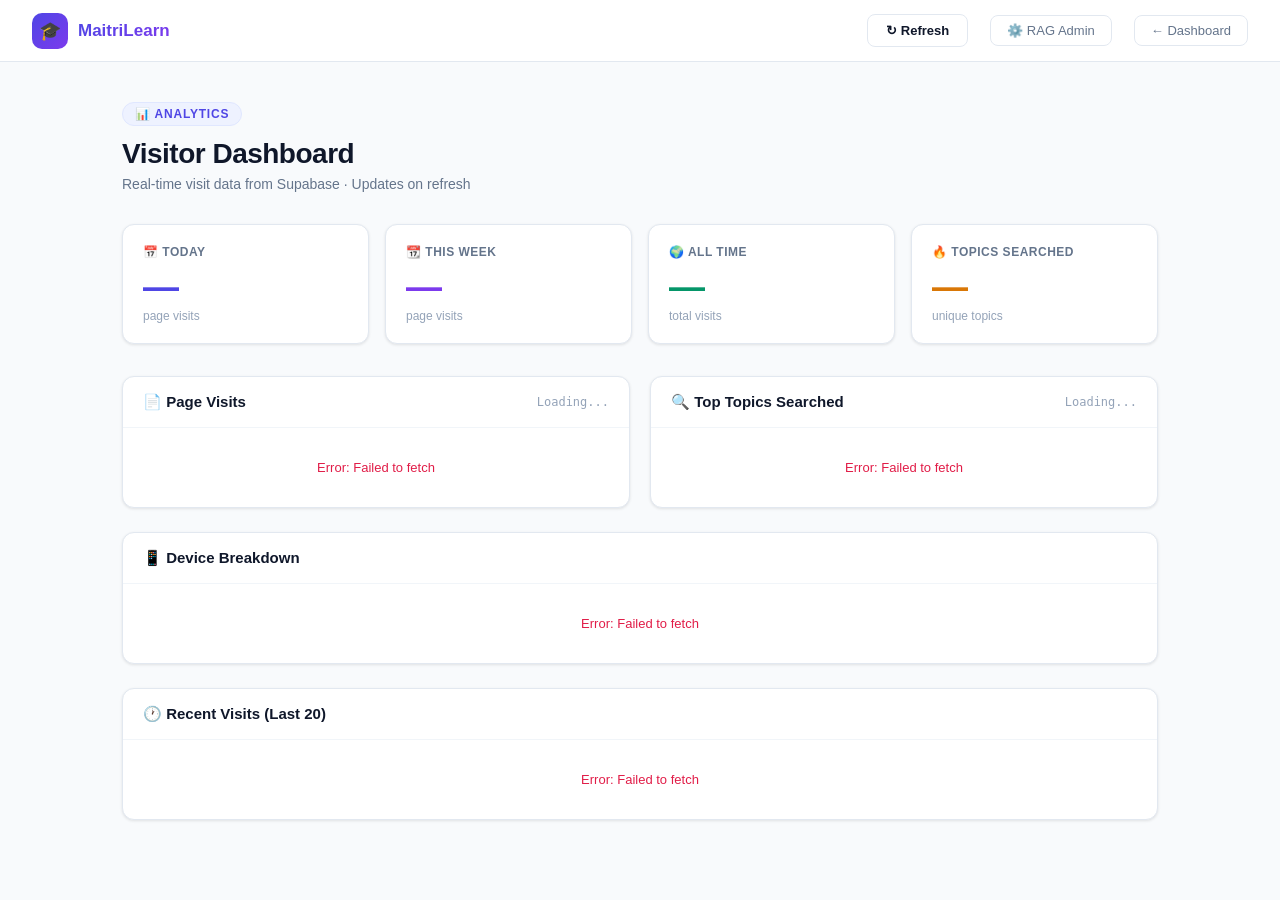
<file: stats.html>
<!DOCTYPE html>
<html lang="en">
<head>
<meta charset="UTF-8">
<meta name="viewport" content="width=device-width,initial-scale=1.0">
<!-- QA audit HIGH finding (H-02): "Zero security headers on frontend" (CSP,
     HSTS, X-Frame-Options, X-Content-Type-Options all absent). This is a
     static GitHub Pages site — GH Pages does not support custom HTTP
     response headers, so HSTS, X-Frame-Options, and X-Content-Type-Options
     genuinely cannot be delivered from here: they're header-only
     directives, and browsers ignore them (and CSP's frame-ancestors, the
     modern X-Frame-Options replacement) when set via <meta> — this is by
     spec, not an oversight. What CAN be set via <meta> is
     Content-Security-Policy and Referrer-Policy, added below. For the
     header-only protections, see /_headers in the repo root: it has no
     effect on plain GitHub Pages, but takes effect automatically at zero
     cost if this site is ever fronted by Cloudflare or moved to
     Netlify/Vercel/Cloudflare Pages (all of which natively read a _headers
     file with no backend changes needed). -->
<meta http-equiv="Content-Security-Policy" content="default-src 'self'; script-src 'self' 'unsafe-inline' https://www.googletagmanager.com https://cdn.jsdelivr.net; style-src 'self' 'unsafe-inline' https://fonts.googleapis.com; font-src https://fonts.gstatic.com; img-src 'self' data: https:; media-src 'self' https://ttsand-stt.onrender.com https://rairwoyaesgvezxyztnq.supabase.co; connect-src 'self' https://maitrilearn-backend-rag.onrender.com https://ttsand-stt.onrender.com https://rairwoyaesgvezxyztnq.supabase.co https://*.google-analytics.com https://*.analytics.google.com; object-src 'none'; base-uri 'self'; form-action 'self'">
<meta http-equiv="Referrer-Policy" content="strict-origin-when-cross-origin">
<title>MaitriLearn — Analytics Dashboard</title>
<meta name="robots" content="noindex, nofollow">
<link rel="icon" href="data:image/svg+xml,<svg xmlns='http://www.w3.org/2000/svg' viewBox='0 0 100 100'><text y='.9em' font-size='90'>📊</text></svg>">
<link href="https://fonts.googleapis.com/css2?family=Plus+Jakarta+Sans:wght@400;600;700;800&family=Inter:wght@400;500;600&family=JetBrains+Mono:wght@400;500;600&display=swap" rel="stylesheet">
<style>
*,*::before,*::after{box-sizing:border-box;margin:0;padding:0}
:root{
  --white:#fff;--gray-50:#f8fafc;--gray-100:#f1f5f9;
  --gray-200:#e2e8f0;--gray-400:#94a3b8;--gray-500:#64748b;
  --gray-700:#334155;--gray-900:#0f172a;
  --indigo:#4f46e5;--indigo-50:#eef2ff;--indigo-100:#e0e7ff;
  --violet:#7c3aed;--emerald:#059669;--emerald-50:#ecfdf5;
  --amber:#d97706;--amber-50:#fffbeb;--cyan:#0891b2;--cyan-50:#ecfeff;
  --r:12px;--sh:0 1px 3px rgba(0,0,0,.1);--sh-md:0 4px 6px -1px rgba(0,0,0,.1);
}
body{font-family:'Inter',sans-serif;background:var(--gray-50);color:var(--gray-900);min-height:100vh}
.nav{
  height:62px;display:flex;align-items:center;padding:0 32px;gap:14px;
  background:rgba(255,255,255,.92);backdrop-filter:blur(16px);
  border-bottom:1px solid var(--gray-200);position:sticky;top:0;z-index:100;
}
.nav-logo{display:flex;align-items:center;gap:10px;text-decoration:none}
.nav-logo-mark{width:36px;height:36px;border-radius:10px;background:linear-gradient(135deg,var(--indigo),var(--violet));display:flex;align-items:center;justify-content:center;font-size:18px}
.nav-logo-name{font-family:'Plus Jakarta Sans',sans-serif;font-weight:800;font-size:17px;background:linear-gradient(135deg,var(--indigo),var(--violet));-webkit-background-clip:text;-webkit-text-fill-color:transparent}
.nav-space{flex:1}
.nav-back{font-size:13px;color:var(--gray-500);text-decoration:none;padding:7px 16px;border:1.5px solid var(--gray-200);border-radius:8px;transition:all .2s}
.nav-back:hover{border-color:var(--indigo);color:var(--indigo)}

.page{max-width:1100px;margin:0 auto;padding:40px 32px 80px}
.ph-tag{display:inline-flex;align-items:center;gap:6px;padding:4px 12px;border-radius:20px;background:var(--indigo-50);color:var(--indigo);font-size:12px;font-weight:700;letter-spacing:.8px;text-transform:uppercase;border:1px solid var(--indigo-100);margin-bottom:12px}
.ph-title{font-family:'Plus Jakarta Sans',sans-serif;font-weight:800;font-size:28px;letter-spacing:-.5px;margin-bottom:6px}
.ph-sub{font-size:14px;color:var(--gray-500);margin-bottom:32px}

/* Stats grid */
.stats-grid{display:grid;grid-template-columns:repeat(auto-fit,minmax(200px,1fr));gap:16px;margin-bottom:32px}
.stat-card{background:white;border:1.5px solid var(--gray-200);border-radius:var(--r);padding:20px;box-shadow:var(--sh);transition:box-shadow .2s}
.stat-card:hover{box-shadow:var(--sh-md)}
.stat-label{font-size:12px;font-weight:600;color:var(--gray-500);letter-spacing:.5px;text-transform:uppercase;margin-bottom:10px;display:flex;align-items:center;gap:6px}
.stat-num{font-family:'Plus Jakarta Sans',sans-serif;font-weight:800;font-size:36px;line-height:1;margin-bottom:4px}
.stat-sub{font-size:12px;color:var(--gray-400)}

/* Tables */
.tables-grid{display:grid;grid-template-columns:1fr 1fr;gap:20px;margin-bottom:24px}
.table-card{background:white;border:1.5px solid var(--gray-200);border-radius:var(--r);overflow:hidden;box-shadow:var(--sh)}
.tc-header{padding:16px 20px;border-bottom:1px solid var(--gray-100);display:flex;align-items:center;justify-content:space-between}
.tc-title{font-family:'Plus Jakarta Sans',sans-serif;font-weight:700;font-size:15px}
.tc-count{font-size:12px;color:var(--gray-400);font-family:'JetBrains Mono',monospace}
.tc-body{max-height:320px;overflow-y:auto}
.tc-row{display:flex;align-items:center;gap:12px;padding:11px 20px;border-bottom:1px solid var(--gray-100);transition:background .15s}
.tc-row:hover{background:var(--gray-50)}
.tc-row:last-child{border-bottom:none}
.tc-rank{width:22px;height:22px;border-radius:6px;background:var(--indigo-50);color:var(--indigo);font-size:10px;font-weight:700;display:flex;align-items:center;justify-content:center;flex-shrink:0;font-family:'JetBrains Mono',monospace}
.tc-name{flex:1;font-size:13px;color:var(--gray-700);font-weight:500}
.tc-val{font-size:13px;font-weight:700;font-family:'JetBrains Mono',monospace}
.tc-bar-wrap{width:80px;height:4px;background:var(--gray-100);border-radius:2px;overflow:hidden}
.tc-bar{height:100%;border-radius:2px;background:linear-gradient(90deg,var(--indigo),var(--violet))}
.empty-state{padding:32px;text-align:center;color:var(--gray-400);font-size:13px}
.page-dot{width:8px;height:8px;border-radius:50%;flex-shrink:0}

.refresh-btn{padding:8px 18px;border-radius:8px;border:1.5px solid var(--gray-200);background:white;font-family:inherit;font-size:13px;font-weight:600;color:var(--gray-600);cursor:pointer;transition:all .2s}
.refresh-btn:hover{border-color:var(--indigo);color:var(--indigo);background:var(--indigo-50)}
.loading{animation:pulse 1.5s infinite}
@keyframes pulse{0%,100%{opacity:1}50%{opacity:.4}}

@media(max-width:700px){
  .tables-grid{grid-template-columns:1fr}
  .page{padding:24px 16px 60px}
  .nav{padding:0 16px}
}
::-webkit-scrollbar{width:4px}::-webkit-scrollbar-thumb{background:var(--gray-200);border-radius:2px}
</style>
</head>
<body>

<nav class="nav">
  <a href="index.html" class="nav-logo">
    <div class="nav-logo-mark">🎓</div>
    <span class="nav-logo-name">MaitriLearn</span>
  </a>
  <div class="nav-space"></div>
  <button class="refresh-btn" onclick="loadAll()">↻ Refresh</button>
  <a href="admin.html" class="nav-back" style="margin-left:8px">⚙️ RAG Admin</a>
  <a href="index.html" class="nav-back" style="margin-left:8px">← Dashboard</a>
</nav>

<div class="page">
  <div class="ph-tag">📊 Analytics</div>
  <h1 class="ph-title">Visitor Dashboard</h1>
  <p class="ph-sub">Real-time visit data from Supabase · Updates on refresh</p>

  <!-- Summary stats -->
  <div class="stats-grid">
    <div class="stat-card">
      <div class="stat-label">📅 Today</div>
      <div class="stat-num" id="statToday" style="color:var(--indigo)">—</div>
      <div class="stat-sub">page visits</div>
    </div>
    <div class="stat-card">
      <div class="stat-label">📆 This Week</div>
      <div class="stat-num" id="statWeek" style="color:var(--violet)">—</div>
      <div class="stat-sub">page visits</div>
    </div>
    <div class="stat-card">
      <div class="stat-label">🌍 All Time</div>
      <div class="stat-num" id="statTotal" style="color:var(--emerald)">—</div>
      <div class="stat-sub">total visits</div>
    </div>
    <div class="stat-card">
      <div class="stat-label">🔥 Topics Searched</div>
      <div class="stat-num" id="statTopics" style="color:var(--amber)">—</div>
      <div class="stat-sub">unique topics</div>
    </div>
  </div>

  <!-- Tables -->
  <div class="tables-grid">

    <!-- Page popularity -->
    <div class="table-card">
      <div class="tc-header">
        <div class="tc-title">📄 Page Visits</div>
        <div class="tc-count" id="pageCount">Loading...</div>
      </div>
      <div class="tc-body" id="pageTable">
        <div class="empty-state loading">Loading...</div>
      </div>
    </div>

    <!-- Topic popularity -->
    <div class="table-card">
      <div class="tc-header">
        <div class="tc-title">🔍 Top Topics Searched</div>
        <div class="tc-count" id="topicCount">Loading...</div>
      </div>
      <div class="tc-body" id="topicTable">
        <div class="empty-state loading">Loading...</div>
      </div>
    </div>

  </div>

  <!-- Device breakdown -->
  <div class="table-card" style="margin-bottom:24px">
    <div class="tc-header">
      <div class="tc-title">📱 Device Breakdown</div>
    </div>
    <div class="tc-body" id="deviceTable">
      <div class="empty-state loading">Loading...</div>
    </div>
  </div>

  <!-- Recent visits -->
  <div class="table-card">
    <div class="tc-header">
      <div class="tc-title">🕐 Recent Visits (Last 20)</div>
    </div>
    <div class="tc-body" id="recentTable">
      <div class="empty-state loading">Loading...</div>
    </div>
  </div>

</div>

<script src="js/config.js"></script>
<script>
const SUPA_URL = typeof SUPABASE_URL !== "undefined" ? SUPABASE_URL : null;
const SUPA_KEY = typeof SUPABASE_KEY !== "undefined" ? SUPABASE_KEY : null;

const PAGE_COLORS = {
  home:       "#4f46e5",
  whiteboard: "#7c3aed",
  devops:     "#0891b2",
  terminal:   "#059669",
  admin:      "#d97706",
};
const PAGE_ICONS = {
  home:"🏠", whiteboard:"🏫", devops:"🚀", terminal:"💻", admin:"⚙️"
};

async function query(endpoint) {
  const res = await fetch(`${SUPA_URL}/rest/v1/${endpoint}`, {
    headers: {
      "apikey":        SUPA_KEY,
      "Authorization": `Bearer ${SUPA_KEY}`
    }
  });
  return res.json();
}

async function loadAll() {
  if (!SUPA_URL || !SUPA_KEY) {
    document.querySelectorAll(".empty-state").forEach(e => {
      e.textContent = "Supabase not configured";
      e.classList.remove("loading");
    });
    return;
  }

  try {
    // All visits
    const all     = await query("page_visits?select=page,topic,device,created_at&order=created_at.desc&limit=1000");
    const now     = new Date();
    const todayStart = new Date(now.getFullYear(), now.getMonth(), now.getDate()).toISOString();
    const weekStart  = new Date(now - 7 * 86400000).toISOString();

    const today = all.filter(v => v.created_at >= todayStart);
    const week  = all.filter(v => v.created_at >= weekStart);

    // Stats
    document.getElementById("statToday").textContent  = today.length;
    document.getElementById("statWeek").textContent   = week.length;
    document.getElementById("statTotal").textContent  = all.length;

    const topics = all.filter(v => v.topic).map(v => v.topic);
    document.getElementById("statTopics").textContent = new Set(topics).size;

    // Page table
    const pageCounts = {};
    all.forEach(v => { pageCounts[v.page] = (pageCounts[v.page] || 0) + 1; });
    const pageArr = Object.entries(pageCounts).sort((a,b) => b[1]-a[1]);
    const maxPage = pageArr[0]?.[1] || 1;
    document.getElementById("pageCount").textContent = `${all.length} total`;
    document.getElementById("pageTable").innerHTML = pageArr.length ? pageArr.map(([page, count], i) => `
      <div class="tc-row">
        <div class="tc-rank">${i+1}</div>
        <div class="page-dot" style="background:${PAGE_COLORS[page]||"#94a3b8"}"></div>
        <div class="tc-name">${PAGE_ICONS[page]||"📄"} ${page}</div>
        <div class="tc-bar-wrap"><div class="tc-bar" style="width:${Math.round(count/maxPage*100)}%"></div></div>
        <div class="tc-val" style="color:${PAGE_COLORS[page]||"#94a3b8"}">${count}</div>
      </div>`).join("") : '<div class="empty-state">No visits yet</div>';

    // Topic table
    const topicCounts = {};
    topics.forEach(t => { topicCounts[t] = (topicCounts[t] || 0) + 1; });
    const topicArr = Object.entries(topicCounts).sort((a,b) => b[1]-a[1]).slice(0,15);
    const maxTopic = topicArr[0]?.[1] || 1;
    document.getElementById("topicCount").textContent = `${new Set(topics).size} unique`;
    document.getElementById("topicTable").innerHTML = topicArr.length ? topicArr.map(([topic, count], i) => `
      <div class="tc-row">
        <div class="tc-rank">${i+1}</div>
        <div class="tc-name">🔍 ${topic}</div>
        <div class="tc-bar-wrap"><div class="tc-bar" style="width:${Math.round(count/maxTopic*100)}%"></div></div>
        <div class="tc-val" style="color:var(--indigo)">${count}</div>
      </div>`).join("") : '<div class="empty-state">No topics searched yet</div>';

    // Device table
    const devCounts = {};
    all.forEach(v => { if(v.device) devCounts[v.device] = (devCounts[v.device]||0)+1; });
    const devArr  = Object.entries(devCounts).sort((a,b)=>b[1]-a[1]);
    const devIcons = {mobile:"📱",desktop:"🖥️",tablet:"📱"};
    document.getElementById("deviceTable").innerHTML = devArr.length ? devArr.map(([dev, count]) => `
      <div class="tc-row">
        <div class="tc-name">${devIcons[dev]||"🖥️"} ${dev}</div>
        <div class="tc-val">${count} <span style="color:var(--gray-400);font-weight:400">(${Math.round(count/all.length*100)}%)</span></div>
      </div>`).join("") : '<div class="empty-state">No data</div>';

    // Recent visits
    const recent = all.slice(0, 20);
    document.getElementById("recentTable").innerHTML = recent.length ? recent.map(v => {
      const time = new Date(v.created_at).toLocaleString("en-IN", {
        month:"short", day:"numeric", hour:"2-digit", minute:"2-digit"
      });
      return `<div class="tc-row">
        <div class="page-dot" style="background:${PAGE_COLORS[v.page]||"#94a3b8"}"></div>
        <div class="tc-name">${PAGE_ICONS[v.page]||"📄"} ${v.page} ${v.topic ? `<span style="color:var(--indigo);font-size:11px">· ${v.topic}</span>` : ""}</div>
        <div class="tc-val" style="color:var(--gray-400);font-weight:400;font-size:11px">${time}</div>
        <div style="font-size:11px;color:var(--gray-400);margin-left:8px">${v.device||""}</div>
      </div>`;
    }).join("") : '<div class="empty-state">No visits yet</div>';

  } catch(e) {
    console.error(e);
    document.querySelectorAll(".empty-state, .tc-body").forEach(el => {
      el.innerHTML = `<div class="empty-state" style="color:#e11d48">Error: ${e.message}</div>`;
    });
  }
}

loadAll();
</script>
</body>
</html>
</file>
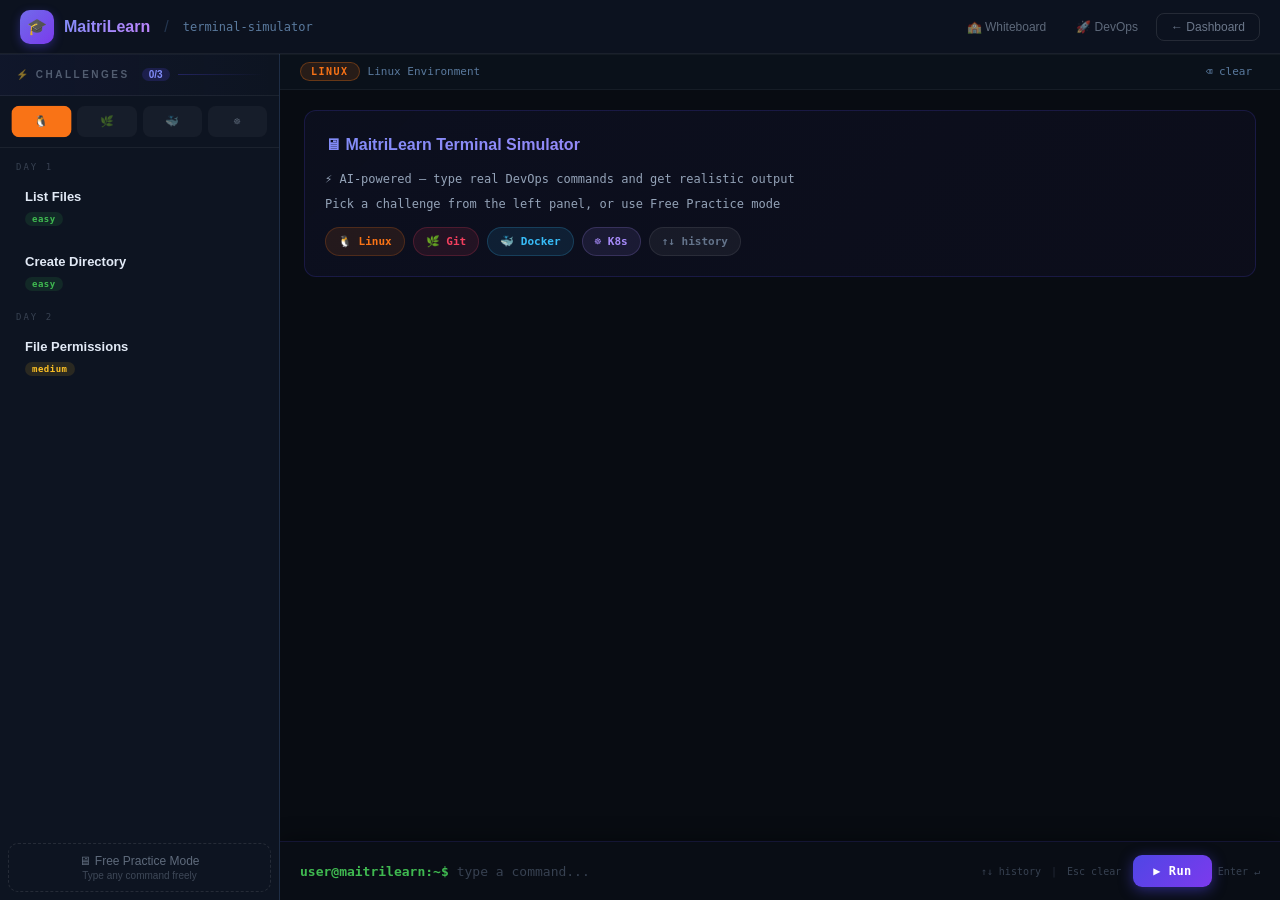
<file: terminal.html>
<!DOCTYPE html>
<html lang="en">
<head>
<meta charset="UTF-8">
<meta name="viewport" content="width=device-width,initial-scale=1.0">
<!-- QA audit HIGH finding (H-02): "Zero security headers on frontend" (CSP,
     HSTS, X-Frame-Options, X-Content-Type-Options all absent). This is a
     static GitHub Pages site — GH Pages does not support custom HTTP
     response headers, so HSTS, X-Frame-Options, and X-Content-Type-Options
     genuinely cannot be delivered from here: they're header-only
     directives, and browsers ignore them (and CSP's frame-ancestors, the
     modern X-Frame-Options replacement) when set via <meta> — this is by
     spec, not an oversight. What CAN be set via <meta> is
     Content-Security-Policy and Referrer-Policy, added below. For the
     header-only protections, see /_headers in the repo root: it has no
     effect on plain GitHub Pages, but takes effect automatically at zero
     cost if this site is ever fronted by Cloudflare or moved to
     Netlify/Vercel/Cloudflare Pages (all of which natively read a _headers
     file with no backend changes needed). -->
<meta http-equiv="Content-Security-Policy" content="default-src 'self'; script-src 'self' 'unsafe-inline' https://www.googletagmanager.com https://cdn.jsdelivr.net; style-src 'self' 'unsafe-inline' https://fonts.googleapis.com; font-src https://fonts.gstatic.com; img-src 'self' data: https:; media-src 'self' https://ttsand-stt.onrender.com https://rairwoyaesgvezxyztnq.supabase.co; connect-src 'self' https://maitrilearn-backend-rag.onrender.com https://ttsand-stt.onrender.com https://rairwoyaesgvezxyztnq.supabase.co https://*.google-analytics.com https://*.analytics.google.com; object-src 'none'; base-uri 'self'; form-action 'self'">
<meta http-equiv="Referrer-Policy" content="strict-origin-when-cross-origin">
<title>DevOps Terminal Simulator — Practice Real Commands | MaitriLearn</title>
  <!-- ── SEO META TAGS ── -->
  <meta name="description" content="Practice real DevOps commands with AI-generated realistic output. 22 guided challenges across Linux, Git, Docker and Kubernetes environments.">
  <meta name="keywords"    content="terminal simulator, DevOps practice, Docker commands, kubectl practice, Linux commands, Git practice">
  <meta name="author"      content="MaitriLearn">
  <meta name="robots"      content="index, follow">
  <link rel="canonical"    href="https://maitrilearn.com/terminal.html">

  <!-- Open Graph (WhatsApp, LinkedIn, Facebook) -->
  <meta property="og:type"        content="website">
  <meta property="og:url"         content="https://maitrilearn.com/terminal.html">
  <meta property="og:title"       content="DevOps Terminal Simulator — MaitriLearn">
  <meta property="og:description" content="Type real Linux, Git, Docker and Kubernetes commands and get AI-powered realistic output.">
  <meta property="og:image"       content="https://maitrilearn.com/og-image.png">
  <meta property="og:site_name"   content="MaitriLearn">

  <!-- Twitter Card -->
  <meta name="twitter:card"        content="summary_large_image">
  <meta name="twitter:title"       content="DevOps Terminal Simulator — MaitriLearn">
  <meta name="twitter:description" content="Type real Linux, Git, Docker and Kubernetes commands and get AI-powered realistic output.">
  <meta name="twitter:image"       content="https://maitrilearn.com/og-image.png">

  <!-- Google Analytics -->
  <script async src="https://www.googletagmanager.com/gtag/js?id=G-4JS7D0T33L"></script>
  <script>
    window.dataLayer = window.dataLayer || [];
    function gtag(){dataLayer.push(arguments);}
    gtag('js', new Date());
    gtag('config', 'G-4JS7D0T33L', {
      page_title: 'DevOps Terminal Simulator — MaitriLearn',
      page_location: 'https://maitrilearn.com/terminal.html'
    });
  </script>

<link rel="icon" href="data:image/svg+xml,<svg xmlns='http://www.w3.org/2000/svg' viewBox='0 0 100 100'><text y='.9em' font-size='90'>💻</text></svg>">
<link href="https://fonts.googleapis.com/css2?family=JetBrains+Mono:wght@400;500;600;700&family=Plus+Jakarta+Sans:wght@700;800&family=DM+Sans:wght@400;500;600&display=swap" rel="stylesheet">
<style>
*,*::before,*::after{box-sizing:border-box;margin:0;padding:0}
:root{
  --bg:#080c12;--surface:#0d1421;--surface2:#111827;
  --border:#1e2d45;--border2:#243650;
  --text:#e2eaf6;--muted:#5a7a9e;--dim:#374151;
  --green:#3fb950;--green2:#22c55e;
  --cyan:#38bdf8;--yellow:#fbbf24;
  --red:#f87171;--purple:#a78bfa;--orange:#fb923c;
  --linux:#f97316;--git:#f43f5e;--docker:#38bdf8;--k8s:#a78bfa;
  --prompt:#3fb950;
}
html,body{height:100%;font-family:'Inter','DM Sans',sans-serif;background:var(--bg);color:var(--text);overflow:hidden}

/* ── LAYOUT ── */
.app{display:flex;flex-direction:column;height:100vh}
.topbar{
  display:flex;align-items:center;gap:14px;padding:0 20px;height:54px;
  background:rgba(13,20,33,.95);backdrop-filter:blur(16px);
  border-bottom:1px solid rgba(255,255,255,.06);flex-shrink:0;
  box-shadow:0 1px 0 rgba(255,255,255,.04);
}
.brand{display:flex;align-items:center;gap:10px;text-decoration:none}
.brand-mark{
  width:34px;height:34px;border-radius:10px;
  background:linear-gradient(135deg,#4f46e5,#7c3aed);
  display:flex;align-items:center;justify-content:center;font-size:16px;
  box-shadow:0 3px 10px rgba(79,70,229,.4);
  position:relative;overflow:hidden;flex-shrink:0;
}
.brand-mark::after{content:'';position:absolute;inset:0;background:linear-gradient(135deg,rgba(255,255,255,.2),transparent)}
.brand-name{
  font-family:'Plus Jakarta Sans',sans-serif;font-weight:800;font-size:16px;
  background:linear-gradient(135deg,#818cf8,#c084fc);
  -webkit-background-clip:text;-webkit-text-fill-color:transparent;
}
.topbar-links{display:flex;align-items:center;gap:6px}
.topbar-sep{color:var(--border2)}
.topbar-page{font-size:12px;color:var(--muted);font-family:'JetBrains Mono',monospace}
.topbar-space{flex:1}
.topbar-back{
  font-size:12px;color:rgba(148,163,184,.7);text-decoration:none;
  padding:6px 14px;border:1px solid rgba(255,255,255,.1);
  border-radius:8px;transition:all .2s;font-weight:500;
}
.topbar-back:hover{color:white;border-color:rgba(79,70,229,.5);background:rgba(79,70,229,.1)}
.topbar-link{
  font-size:12px;color:rgba(148,163,184,.6);text-decoration:none;
  padding:6px 12px;border-radius:7px;transition:all .2s;font-weight:500;
}
.topbar-link:hover{background:rgba(255,255,255,.06);color:white}

.main{display:flex;flex:1;overflow:hidden}

/* ── LEFT: CHALLENGES PANEL ── */
.challenges-panel{
  width:280px;flex-shrink:0;background:var(--surface);
  border-right:1px solid var(--border);
  display:flex;flex-direction:column;overflow:hidden;
}
.panel-header{
  padding:14px 16px;border-bottom:1px solid rgba(255,255,255,.06);
  font-size:10px;font-weight:700;letter-spacing:2.5px;
  text-transform:uppercase;color:rgba(148,163,184,.5);
  display:flex;align-items:center;gap:8px;
  background:linear-gradient(90deg,rgba(79,70,229,.05),transparent);
}
.panel-header::after{content:'';flex:1;height:1px;background:linear-gradient(90deg,rgba(79,70,229,.3),transparent)}
.panel-scroll{flex:1;overflow-y:auto;padding:8px 0}

/* Context tabs */
.ctx-tabs{display:flex;padding:10px 12px;gap:6px;border-bottom:1px solid rgba(255,255,255,.06)}
.ctx-tab{
  flex:1;padding:8px 4px;border-radius:8px;border:none;
  font-family:'JetBrains Mono',monospace;font-size:11px;font-weight:700;
  letter-spacing:.5px;cursor:pointer;transition:all .25s;
  background:rgba(255,255,255,.04);color:rgba(148,163,184,.5);
  border:1px solid transparent;
}
.ctx-tab:hover{background:rgba(255,255,255,.08);color:rgba(148,163,184,.9)}
.ctx-tab.active{color:#080c12;border-color:transparent;transform:scale(1.02)}
.ctx-tab[data-ctx="linux"].active{background:var(--linux)}
.ctx-tab[data-ctx="git"].active{background:var(--git)}
.ctx-tab[data-ctx="docker"].active{background:var(--docker)}
.ctx-tab[data-ctx="kubernetes"].active{background:var(--k8s)}

/* Challenge cards */
.ch-card{
  padding:12px 16px;border-left:2px solid transparent;
  cursor:pointer;transition:all .2s;margin:2px 8px;border-radius:8px;
  border:1px solid transparent;
}
.ch-card:hover{background:rgba(255,255,255,.05);border-color:rgba(255,255,255,.06)}
.ch-card.active{
  background:linear-gradient(90deg,rgba(79,70,229,.1),rgba(124,58,237,.05));
  border-color:rgba(79,70,229,.2);border-left-color:#818cf8;
}
.ch-card.completed{opacity:.5}
.ch-card.completed .ch-title::after{content:" ✓";color:var(--green)}
.ch-day{font-size:9px;letter-spacing:2px;text-transform:uppercase;color:var(--muted);margin-bottom:4px;font-family:'JetBrains Mono',monospace}
.ch-title{font-size:13px;font-weight:600;color:var(--text);margin-bottom:4px}
.ch-diff{
  display:inline-block;font-size:9px;padding:2px 7px;border-radius:10px;
  font-family:'JetBrains Mono',monospace;font-weight:700;letter-spacing:.5px;
}
.diff-easy{background:rgba(63,185,80,.12);color:var(--green)}
.diff-medium{background:rgba(251,191,36,.12);color:var(--yellow)}
.diff-hard{background:rgba(248,113,113,.12);color:var(--red)}

.free-practice-btn{
  margin:8px;padding:10px;border-radius:10px;
  border:1.5px dashed rgba(255,255,255,.1);
  background:transparent;color:rgba(148,163,184,.6);
  font-family:inherit;font-size:12px;font-weight:500;
  cursor:pointer;transition:all .2s;width:calc(100% - 16px);
}
.free-practice-btn:hover,.free-practice-btn.active{
  border-color:rgba(63,185,80,.5);color:#3fb950;
  background:rgba(63,185,80,.06);
}

/* ── RIGHT: TERMINAL ── */
.terminal-wrap{flex:1;display:flex;flex-direction:column;background:var(--bg);overflow:hidden}

/* Challenge bar */
.challenge-bar{
  padding:12px 20px;
  background:linear-gradient(90deg,rgba(79,70,229,.1),rgba(124,58,237,.06),transparent);
  border-bottom:1px solid rgba(79,70,229,.15);
  border-bottom:1px solid rgba(79,70,229,.2);
  display:flex;align-items:center;gap:12px;flex-shrink:0;
  min-height:56px;
}
.challenge-bar.hidden{display:none}
.ch-bar-label{font-size:10px;letter-spacing:2px;text-transform:uppercase;color:var(--muted);font-family:'JetBrains Mono',monospace;flex-shrink:0}
.ch-bar-task{font-size:13px;color:var(--text);flex:1;line-height:1.4}
.ch-bar-hint{
  font-size:11px;padding:6px 12px;border-radius:8px;
  background:rgba(251,191,36,.08);color:#fcd34d;
  border:1px solid rgba(251,191,36,.25);cursor:pointer;
  white-space:nowrap;flex-shrink:0;transition:all .2s;
  font-family:'JetBrains Mono',monospace;font-weight:600;
}
.ch-bar-hint:hover{background:rgba(251,191,36,.18);transform:translateY(-1px)}
.ch-success{
  display:none;padding:6px 14px;border-radius:20px;
  background:rgba(63,185,80,.12);color:#3fb950;
  border:1px solid rgba(63,185,80,.3);font-size:12px;font-weight:700;
  animation:popIn .3s cubic-bezier(.34,1.56,.64,1);
  box-shadow:0 0 12px rgba(63,185,80,.2);
}
.ch-success.show{display:block}
@keyframes popIn{from{transform:scale(.8);opacity:0}to{transform:scale(1);opacity:1}}

/* Context indicator */
.ctx-bar{
  display:flex;align-items:center;gap:8px;
  padding:7px 20px;
  background:rgba(13,20,33,.6);
  border-bottom:1px solid rgba(255,255,255,.05);flex-shrink:0;
}
.ctx-indicator{
  font-size:10px;font-weight:700;letter-spacing:1.5px;text-transform:uppercase;
  padding:3px 10px;border-radius:20px;font-family:'JetBrains Mono',monospace;
}
.ctx-indicator.linux{background:rgba(249,115,22,.12);color:var(--linux);border:1px solid rgba(249,115,22,.3)}
.ctx-indicator.git{background:rgba(244,63,94,.12);color:var(--git);border:1px solid rgba(244,63,94,.3)}
.ctx-indicator.docker{background:rgba(56,189,248,.12);color:var(--docker);border:1px solid rgba(56,189,248,.3)}
.ctx-indicator.kubernetes{background:rgba(167,139,250,.12);color:var(--k8s);border:1px solid rgba(167,139,250,.3)}
.ctx-indicator.general{background:rgba(90,122,158,.12);color:var(--muted);border:1px solid var(--border)}
.ctx-label{font-size:11px;color:var(--muted);font-family:'JetBrains Mono',monospace}
.ctx-spacer{flex:1}
.clear-btn{
  font-size:11px;color:var(--muted);background:transparent;border:none;
  cursor:pointer;font-family:'JetBrains Mono',monospace;padding:4px 8px;
  border-radius:4px;transition:all .2s;
}
.clear-btn:hover{color:var(--red);background:rgba(248,113,113,.08)}

/* Terminal output */
.terminal-output{
  flex:1;overflow-y:auto;padding:20px 24px;
  font-family:'JetBrains Mono',monospace;font-size:13px;line-height:1.75;
  background:
    linear-gradient(180deg,#080c12 0%,rgba(8,10,16,.99) 100%);
  /* Subtle scanline effect */
  background-image:
    repeating-linear-gradient(0deg,transparent,transparent 2px,rgba(255,255,255,.005) 3px);
}
.term-line{margin-bottom:2px}
.term-cmd{color:var(--prompt)}
.term-cmd::before{content:"$ ";color:var(--green);font-weight:700}
.term-out{color:var(--text);white-space:pre-wrap;word-break:break-all}
.term-out.error{color:var(--red)}
.term-out.success{color:var(--green)}
.term-hint{
  color:var(--yellow);font-style:italic;
  padding:6px 10px;border-radius:4px;
  background:rgba(251,191,36,.06);border-left:2px solid var(--yellow);
  margin:4px 0;
}
.term-hint::before{content:"💡 Hint: "}
.term-separator{
  border:none;border-top:1px solid var(--border);margin:12px 0;
}
.term-welcome{
  color:var(--muted);margin-bottom:20px;
  border:1px solid rgba(79,70,229,.2);border-radius:12px;padding:18px;
  background:linear-gradient(135deg,rgba(79,70,229,.06),rgba(124,58,237,.04));
}
.term-welcome .tw-title{
  font-size:14px;font-weight:700;
  background:linear-gradient(135deg,#818cf8,#c084fc);
  -webkit-background-clip:text;-webkit-text-fill-color:transparent;
  margin-bottom:8px;
}
.term-welcome .tw-line{color:var(--muted);margin-bottom:4px;font-size:12px}

/* Input bar */
.input-bar{
  display:flex;align-items:center;gap:0;
  padding:13px 20px;
  background:rgba(10,14,22,.98);
  border-top:1px solid rgba(79,70,229,.15);flex-shrink:0;
  box-shadow:0 -4px 20px rgba(0,0,0,.3);
}
.input-prompt{
  font-family:'JetBrains Mono',monospace;font-size:13px;
  color:var(--green);font-weight:700;white-space:nowrap;margin-right:8px;
}
.cmd-input{
  flex:1;background:transparent;border:none;outline:none;
  font-family:'JetBrains Mono',monospace;font-size:13px;
  color:var(--text);caret-color:var(--green);
}
.cmd-input::placeholder{color:var(--dim)}
.run-btn{
  padding:9px 20px;border-radius:9px;border:none;
  background:linear-gradient(135deg,#4f46e5,#7c3aed);
  color:white;
  font-family:'JetBrains Mono',monospace;font-size:12px;font-weight:700;
  cursor:pointer;transition:all .2s;margin-left:12px;white-space:nowrap;
  box-shadow:0 3px 14px rgba(79,70,229,.5);letter-spacing:.5px;
}
.run-btn:hover:not(:disabled){transform:translateY(-1px);box-shadow:0 5px 20px rgba(79,70,229,.6)}
.run-btn:disabled{opacity:.4;cursor:not-allowed;transform:none}
.loading-dot{
  display:inline-block;width:6px;height:6px;border-radius:50%;
  background:var(--green);margin:0 2px;
  animation:blink 1.2s infinite;
}
.loading-dot:nth-child(2){animation-delay:.3s}
.loading-dot:nth-child(3){animation-delay:.6s}
@keyframes blink{0%,100%{opacity:1}50%{opacity:.2}}

/* History navigation arrow hint */
.input-hint{font-size:10px;color:var(--dim);margin-left:8px;white-space:nowrap;font-family:'JetBrains Mono',monospace}

/* Scrollbar */
::-webkit-scrollbar{width:4px}
::-webkit-scrollbar-track{background:transparent}
::-webkit-scrollbar-thumb{background:var(--border);border-radius:2px}

/* Mobile */
@media(max-width:700px){
  .main{flex-direction:column}
  .challenges-panel{width:100%;max-height:200px;border-right:none;border-bottom:1px solid var(--border)}
  html,body{overflow-y:auto;overflow-x:hidden}
  .topbar{padding:0 12px;gap:8px}
  .topbar-page{display:none}
  .topbar-sep{display:none}
  .topbar-link{padding:5px 8px;font-size:11px}
  .topbar-back{padding:5px 10px;font-size:11px}
}
@media(max-width:480px){
  .brand-name{display:none}
  .topbar-links .topbar-link:first-child{display:none}
  .input-bar{padding:10px 12px;flex-wrap:nowrap}
  .input-prompt{font-size:11px;margin-right:5px}
  .input-hint{display:none}
  .run-btn{padding:9px 14px;margin-left:8px}
  .enter-hint{display:none}
}
</style>
</head>
<body>
<div class="app">

  <!-- TOPBAR -->
  <header class="topbar">
    <a href="index.html" class="brand">
      <div class="brand-mark">🎓</div>
      <span class="brand-name">MaitriLearn</span>
    </a>
    <span class="topbar-sep">/</span>
    <span class="topbar-page">terminal-simulator</span>
    <div class="topbar-space"></div>
    <div class="topbar-links">
      <a href="whiteboard.html" class="topbar-link">🏫 Whiteboard</a>
      <a href="devops.html" class="topbar-link">🚀 DevOps</a>
      <a href="index.html" class="topbar-back">← Dashboard</a>
    </div>
  </header>

  <div class="main">

    <!-- CHALLENGES PANEL -->
    <aside class="challenges-panel">
      <div class="panel-header">⚡ Challenges <span id="challengeCount" style="font-size:10px;background:rgba(79,70,229,.2);color:#818cf8;padding:1px 7px;border-radius:10px;letter-spacing:0;font-weight:700;margin-left:4px"></span></div>

      <div class="ctx-tabs">
        <button class="ctx-tab active" data-ctx="linux" onclick="switchCtx('linux')">🐧</button>
        <button class="ctx-tab" data-ctx="git" onclick="switchCtx('git')">🌿</button>
        <button class="ctx-tab" data-ctx="docker" onclick="switchCtx('docker')">🐳</button>
        <button class="ctx-tab" data-ctx="kubernetes" onclick="switchCtx('kubernetes')">☸️</button>
      </div>

      <div class="panel-scroll" id="challengeList"></div>

      <button class="free-practice-btn" id="freePracticeBtn" onclick="startFreePractice()">
        🖥 Free Practice Mode
        <span style="display:block;font-size:10px;opacity:.6;margin-top:2px">Type any command freely</span>
      </button>
    </aside>

    <!-- TERMINAL -->
    <main class="terminal-wrap">

      <h1 style="position:absolute;width:1px;height:1px;padding:0;margin:-1px;overflow:hidden;clip:rect(0,0,0,0);white-space:nowrap;border:0">
        DevOps Terminal Simulator — Practice Real Commands
      </h1>

      <!-- Challenge bar -->
      <div class="challenge-bar hidden" id="challengeBar">
        <span class="ch-bar-label">📋 Task</span>
        <span class="ch-bar-task" id="chBarTask"></span>
        <div class="ch-success" id="chSuccess">🎉 Complete!</div>
        <button class="ch-bar-hint" onclick="showHint()" id="hintBtn">💡 Hint</button>
      </div>

      <!-- Context bar -->
      <div class="ctx-bar">
        <span class="ctx-indicator linux" id="ctxBadge">LINUX</span>
        <span class="ctx-label" id="ctxLabel">Linux Environment</span>
        <div class="ctx-spacer"></div>
        <button class="clear-btn" onclick="clearTerminal()">⌫ clear</button>
      </div>

      <!-- Output -->
      <div class="terminal-output" id="termOutput">
        <div class="term-welcome" style="border:1px solid rgba(79,70,229,.2);background:linear-gradient(135deg,rgba(79,70,229,.06),rgba(124,58,237,.04));border-radius:12px;padding:20px">
          <div class="tw-title" style="font-size:16px;margin-bottom:10px;background:linear-gradient(135deg,#818cf8,#c084fc);-webkit-background-clip:text;-webkit-text-fill-color:transparent;font-family:'Plus Jakarta Sans',sans-serif;font-weight:800">🖥 MaitriLearn Terminal Simulator</div>
          <div class="tw-line" style="color:#94a3b8;margin-bottom:4px">⚡ AI-powered — type real DevOps commands and get realistic output</div>
          <div class="tw-line" style="color:#94a3b8;margin-bottom:12px">Pick a challenge from the left panel, or use Free Practice mode</div>
          <div style="display:flex;gap:8px;flex-wrap:wrap">
            <span style="padding:4px 12px;border-radius:20px;background:rgba(249,115,22,.1);color:#f97316;border:1px solid rgba(249,115,22,.2);font-size:11px;font-weight:700;font-family:'JetBrains Mono',monospace">🐧 Linux</span>
            <span style="padding:4px 12px;border-radius:20px;background:rgba(244,63,94,.1);color:#f43f5e;border:1px solid rgba(244,63,94,.2);font-size:11px;font-weight:700;font-family:'JetBrains Mono',monospace">🌿 Git</span>
            <span style="padding:4px 12px;border-radius:20px;background:rgba(56,189,248,.1);color:#38bdf8;border:1px solid rgba(56,189,248,.2);font-size:11px;font-weight:700;font-family:'JetBrains Mono',monospace">🐳 Docker</span>
            <span style="padding:4px 12px;border-radius:20px;background:rgba(167,139,250,.1);color:#a78bfa;border:1px solid rgba(167,139,250,.2);font-size:11px;font-weight:700;font-family:'JetBrains Mono',monospace">☸️ K8s</span>
            <span style="padding:4px 12px;border-radius:20px;background:rgba(255,255,255,.05);color:#64748b;border:1px solid rgba(255,255,255,.08);font-size:11px;font-weight:700;font-family:'JetBrains Mono',monospace">↑↓ history</span>
          </div>
        </div>
      </div>

      <!-- Input -->
      <div class="input-bar">
        <span class="input-prompt" id="inputPrompt">user@maitrilearn:~$</span>
        <input
          id="cmdInput"
          class="cmd-input"
          placeholder="type a command..."
          aria-label="Terminal command"
          autocomplete="off"
          autocorrect="off"
          autocapitalize="none"
          spellcheck="false"
        >
        <span class="input-hint" style="display:flex;align-items:center;gap:10px">
          <span>↑↓ history</span>
          <span style="color:rgba(55,65,81,.6)">|</span>
          <span>Esc clear</span>
        </span>
        <button class="run-btn" id="runBtn" onclick="runCommand()">▶ Run</button>
        <span class="enter-hint" style="font-size:10px;color:rgba(100,116,139,.5);margin-left:6px;font-family:'JetBrains Mono',monospace;white-space:nowrap">Enter ↵</span>
      </div>

    </main>
  </div>
</div>

<script src="js/config.js"></script>
<script>
const BACKEND = typeof BACKEND_URL !== "undefined" ? BACKEND_URL : "http://localhost:5000";

// ── STATE ─────────────────────────────────────────────────────────────────────
let currentCtx       = "linux";
let currentChallenge = null;
let completedIds     = new Set(JSON.parse(localStorage.getItem("ml_completed") || "[]"));
let cmdHistory       = [];
let historyIndex     = -1;
let sessionHistory   = [];   // [{cmd, out}] for AI context
let allChallenges    = {};
let isRunning        = false;
let currentCwd       = "/home/student";   // persisted server-issued working directory

// ── INIT ──────────────────────────────────────────────────────────────────────
async function init() {
  try {
    const res  = await fetch(`${BACKEND}/terminal/challenges`);
    const data = await res.json();
    allChallenges = data.challenges;
  } catch(e) {
    // Use embedded fallback challenges if backend unreachable
    allChallenges = FALLBACK_CHALLENGES;
  }
  renderChallengeList();
  setupInput();
  updateChallengeCount();
}

// ── CHALLENGE LIST ─────────────────────────────────────────────────────────────
function renderChallengeList() {
  const list = document.getElementById("challengeList");
  const chs  = allChallenges[currentCtx] || [];

  if (!chs.length) {
    list.innerHTML = `<div style="padding:16px;color:var(--muted);font-size:12px">No challenges yet</div>`;
    return;
  }

  // Group by day
  const byDay = {};
  chs.forEach(c => {
    if (!byDay[c.day]) byDay[c.day] = [];
    byDay[c.day].push(c);
  });

  list.innerHTML = Object.entries(byDay).map(([day, items]) => `
    <div style="padding:6px 16px 2px;font-size:9px;letter-spacing:2px;text-transform:uppercase;color:var(--dim);font-family:'JetBrains Mono',monospace">Day ${day}</div>
    ${items.map(c => `
      <div class="ch-card ${completedIds.has(c.id)?"completed":""} ${currentChallenge?.id===c.id?"active":""}"
           onclick="loadChallenge('${c.id}')">
        <div class="ch-title">${c.title}</div>
        <span class="ch-diff diff-${c.difficulty}">${c.difficulty}</span>
      </div>
    `).join("")}
  `).join("");
}

// ── SWITCH CONTEXT ─────────────────────────────────────────────────────────────
window.switchCtx = function(ctx) {
  currentCtx = ctx;
  document.querySelectorAll(".ctx-tab").forEach(t => {
    t.classList.toggle("active", t.dataset.ctx === ctx);
  });
  renderChallengeList();
  updateCtxBar(ctx);
};

function updateCtxBar(ctx) {
  const badge = document.getElementById("ctxBadge");
  const label = document.getElementById("ctxLabel");
  const prompts = {
    linux:"user@maitrilearn:~$", git:"git@maitrilearn:~/project$",
    docker:"user@docker-host:~$", kubernetes:"kubectl@cluster:~$", general:"user@maitrilearn:~$"
  };
  const labels = {
    linux:"Linux Environment", git:"Git Repository",
    docker:"Docker Host", kubernetes:"Kubernetes Cluster", general:"Free Practice"
  };
  badge.textContent = ctx.toUpperCase();
  badge.className = `ctx-indicator ${ctx}`;
  label.textContent = labels[ctx] || "Terminal";
  document.getElementById("inputPrompt").textContent = prompts[ctx] || "$ ";
}

// ── LOAD CHALLENGE ─────────────────────────────────────────────────────────────
window.loadChallenge = function(id) {
  const all  = Object.values(allChallenges).flat();
  const ch   = all.find(c => c.id === id);
  if (!ch) return;

  currentChallenge = ch;
  currentCtx = ch.context;
  document.getElementById("freePracticeBtn").classList.remove("active");

  // Update UI
  const bar = document.getElementById("challengeBar");
  bar.classList.remove("hidden");
  document.getElementById("chBarTask").textContent = ch.description;
  document.getElementById("chSuccess").classList.remove("show");
  document.getElementById("hintBtn").style.display = "";

  switchCtx(ch.context);
  renderChallengeList();
  clearTerminal();

  // Welcome message for challenge
  appendOutput("info", `Challenge: ${ch.title}`);
  appendOutput("text", `📋 ${ch.description}`);
  appendOutput("text", "");
};

window.showHint = function() {
  if (currentChallenge) appendOutput("hint", currentChallenge.hint);
};

// ── FREE PRACTICE ──────────────────────────────────────────────────────────────
window.startFreePractice = function() {
  currentChallenge = null;
  document.getElementById("freePracticeBtn").classList.add("active");
  document.getElementById("challengeBar").classList.add("hidden");
  clearTerminal();
  appendOutput("info", "Free Practice Mode — type any DevOps command");
  appendOutput("text", "Switch environments using the context tabs on the left.");
  appendOutput("text", "");
  renderChallengeList();
};

// ── RUN COMMAND ────────────────────────────────────────────────────────────────
window.runCommand = async function() {
  const input = document.getElementById("cmdInput");
  const cmd   = input.value.trim();
  if (!cmd || isRunning) return;

  input.value = "";
  historyIndex = -1;
  cmdHistory.unshift(cmd);
  if (cmdHistory.length > 50) cmdHistory.pop();

  // Built-in commands
  if (cmd === "clear" || cmd === "cls") { clearTerminal(); return; }
  if (cmd === "help") { showHelp(); return; }

  // Show command in terminal
  appendOutput("cmd", cmd);

  // Loading indicator
  isRunning = true;
  const runBtn = document.getElementById("runBtn");
  runBtn.disabled = true;
  runBtn.innerHTML = `<span class="loading-dot"></span><span class="loading-dot"></span><span class="loading-dot"></span>`;

  try {
    const res  = await fetch(`${BACKEND}/terminal/run`, {
      method:  "POST",
      headers: {"Content-Type": "application/json"},
      body: JSON.stringify({
        command:   cmd,
        context:   currentCtx,
        challenge: currentChallenge?.description || "",
        history:   sessionHistory.slice(-5),
        cwd:       currentCwd
      })
    });

    const data = await res.json();

    if (data.error) {
      appendOutput("error", "Terminal error: " + data.error);
    } else {
      // Persist working directory so cd sticks between commands
      if (data.cwd) currentCwd = data.cwd;

      // Show output
      const isError = data.output && (
        data.output.includes("Error") ||
        data.output.includes("error") ||
        data.output.includes("not found") ||
        data.output.includes("command not found")
      );
      appendOutput(isError ? "error" : "text", data.output || "");

      // Show hint if command was wrong
      if (data.hint && currentChallenge) {
        appendOutput("hint", data.hint);
      }

      // Challenge completed!
      if (data.challenge_completed && currentChallenge) {
        completedIds.add(currentChallenge.id);
        localStorage.setItem("ml_completed", JSON.stringify([...completedIds]));
        const total = Object.values(allChallenges).flat().length;
        const cc = document.getElementById("completedCount");
        if(cc) cc.textContent = completedIds.size + "/" + total + " done";
        document.getElementById("chSuccess").classList.add("show");
        document.getElementById("hintBtn").style.display = "none";
        appendOutput("success", "🎉 Challenge complete! Excellent work — moving to next challenge...");
        renderChallengeList();
        // Auto-load next challenge after 2s
        setTimeout(loadNextChallenge, 2000);
      }

      // Save to session history for context
      sessionHistory.push({ cmd, out: (data.output||"").slice(0,200) });
      if (sessionHistory.length > 10) sessionHistory.shift();
    }
  } catch(e) {
    appendOutput("error", "Could not reach backend. Is it running?");
  }

  isRunning = false;
  runBtn.disabled = false;
  runBtn.innerHTML = "▶ Run";
  scrollBottom();
};

function loadNextChallenge() {
  const all = allChallenges[currentCtx] || [];
  const idx = all.findIndex(c => c.id === currentChallenge?.id);
  if (idx >= 0 && idx < all.length - 1) {
    setTimeout(() => loadChallenge(all[idx + 1].id), 500);
  }
}

// ── OUTPUT HELPERS ─────────────────────────────────────────────────────────────
function appendOutput(type, text) {
  const out = document.getElementById("termOutput");
  const div = document.createElement("div");
  div.className = "term-line";

  if (type === "cmd") {
    div.className += " term-cmd";
    div.textContent = text;
  } else if (type === "hint") {
    div.className += " term-hint";
    div.textContent = text;
  } else if (type === "info") {
    div.innerHTML = `<span style="color:var(--cyan);font-family:'JetBrains Mono',monospace;font-size:12px"># ${text}</span>`;
  } else if (type === "success") {
    div.innerHTML = `<span class="term-out success">${text}</span>`;
  } else if (type === "error") {
    div.innerHTML = `<span class="term-out error">${escHtml(text)}</span>`;
  } else {
    div.innerHTML = `<span class="term-out">${escHtml(text)}</span>`;
  }
  out.appendChild(div);
  scrollBottom();
}

function escHtml(s) {
  return (s||"").replace(/&/g,"&amp;").replace(/</g,"&lt;").replace(/>/g,"&gt;");
}

function scrollBottom() {
  const out = document.getElementById("termOutput");
  out.scrollTop = out.scrollHeight;
}

window.clearTerminal = function() {
  document.getElementById("termOutput").innerHTML = "";
  sessionHistory = [];
};

function showHelp() {
  appendOutput("info", "Available commands:");
  appendOutput("text", "  clear / cls    — clear terminal");
  appendOutput("text", "  help           — show this help");
  appendOutput("text", "  Any DevOps command — AI generates realistic output");
  appendOutput("text", "");
}

// ── KEYBOARD NAVIGATION ────────────────────────────────────────────────────────
function setupInput() {
  const input = document.getElementById("cmdInput");

  input.addEventListener("keydown", e => {
    if (e.key === "Enter") { runCommand(); return; }
    if (e.key === "Escape") { input.value = ""; historyIndex = -1; return; }
    if (e.key === "ArrowUp") {
      e.preventDefault();
      if (historyIndex < cmdHistory.length - 1) {
        historyIndex++;
        input.value = cmdHistory[historyIndex] || "";
      }
    }
    if (e.key === "ArrowDown") {
      e.preventDefault();
      if (historyIndex > 0) {
        historyIndex--;
        input.value = cmdHistory[historyIndex] || "";
      } else {
        historyIndex = -1;
        input.value = "";
      }
    }
  });

  // Auto-focus input on any keypress
  document.addEventListener("keypress", () => input.focus());
  input.focus();
}

// ── FALLBACK CHALLENGES (if backend offline) ───────────────────────────────────
const FALLBACK_CHALLENGES = {
  linux: [
    {id:"linux_1",day:1,title:"List Files",description:"List all files including hidden ones",hint:"Try ls -la",solution:"ls -la",context:"linux",difficulty:"easy"},
    {id:"linux_2",day:1,title:"Create Directory",description:"Create a directory called myproject in /tmp",hint:"mkdir /tmp/myproject",solution:"mkdir /tmp/myproject",context:"linux",difficulty:"easy"},
    {id:"linux_3",day:2,title:"File Permissions",description:"Give owner rwx, group rx, others no permissions on file.sh",hint:"chmod 750 file.sh",solution:"chmod 750 file.sh",context:"linux",difficulty:"medium"}
  ],
  git: [
    {id:"git_1",day:1,title:"Init Repo",description:"Initialize a new git repository",hint:"git init",solution:"git init",context:"git",difficulty:"easy"},
    {id:"git_2",day:2,title:"Stage & Commit",description:"Stage all files and commit with message 'initial commit'",hint:"git add . then git commit -m",solution:"git add .",context:"git",difficulty:"easy"}
  ],
  docker: [
    {id:"docker_1",day:1,title:"Hello World",description:"Run the hello-world Docker container",hint:"docker run hello-world",solution:"docker run hello-world",context:"docker",difficulty:"easy"},
    {id:"docker_2",day:2,title:"List Containers",description:"Show all containers including stopped ones",hint:"docker ps -a",solution:"docker ps -a",context:"docker",difficulty:"easy"},
    {id:"docker_3",day:2,title:"Run nginx",description:"Run nginx in detached mode mapping port 8080 to 80",hint:"docker run -d -p 8080:80 nginx",solution:"docker run -d -p 8080:80 nginx",context:"docker",difficulty:"medium"}
  ],
  kubernetes: [
    {id:"k8s_1",day:2,title:"Get Pods",description:"List all pods in all namespaces",hint:"kubectl get pods --all-namespaces",solution:"kubectl get pods --all-namespaces",context:"kubernetes",difficulty:"easy"},
    {id:"k8s_2",day:3,title:"Create Deployment",description:"Create deployment 'webapp' with nginx image and 3 replicas",hint:"kubectl create deployment webapp --image=nginx --replicas=3",solution:"kubectl create deployment webapp --image=nginx --replicas=3",context:"kubernetes",difficulty:"medium"}
  ]
};

function updateChallengeCount() {
  const all   = allChallenges[currentCtx] || [];
  const done  = all.filter(c => completedIds.has(c.id)).length;
  const countEl = document.getElementById("challengeCount");
  if (countEl) countEl.textContent = `${done}/${all.length}`;
}

// Override switchCtx to update count
const _origSwitch = window.switchCtx;
window.switchCtx = function(ctx) {
  _origSwitch(ctx);
  updateChallengeCount();
};

init();

// Show completed count on load
window.addEventListener("DOMContentLoaded", () => {
  setTimeout(() => {
    const total = Object.values(allChallenges).flat().length;
    const cc = document.getElementById("completedCount");
    if(cc && total > 0) cc.textContent = completedIds.size + "/" + total + " done";
  }, 500);
});

// Auto-switch context from URL param (DevOps course)
window.addEventListener("DOMContentLoaded", () => {
  const params = new URLSearchParams(window.location.search);
  const ctx = params.get("ctx");
  if (ctx && ["linux","git","docker","kubernetes"].includes(ctx)) {
    switchCtx(ctx);
  }
});
</script>
  <script src="js/analytics.js"></script>
</body>
</html>
</file>
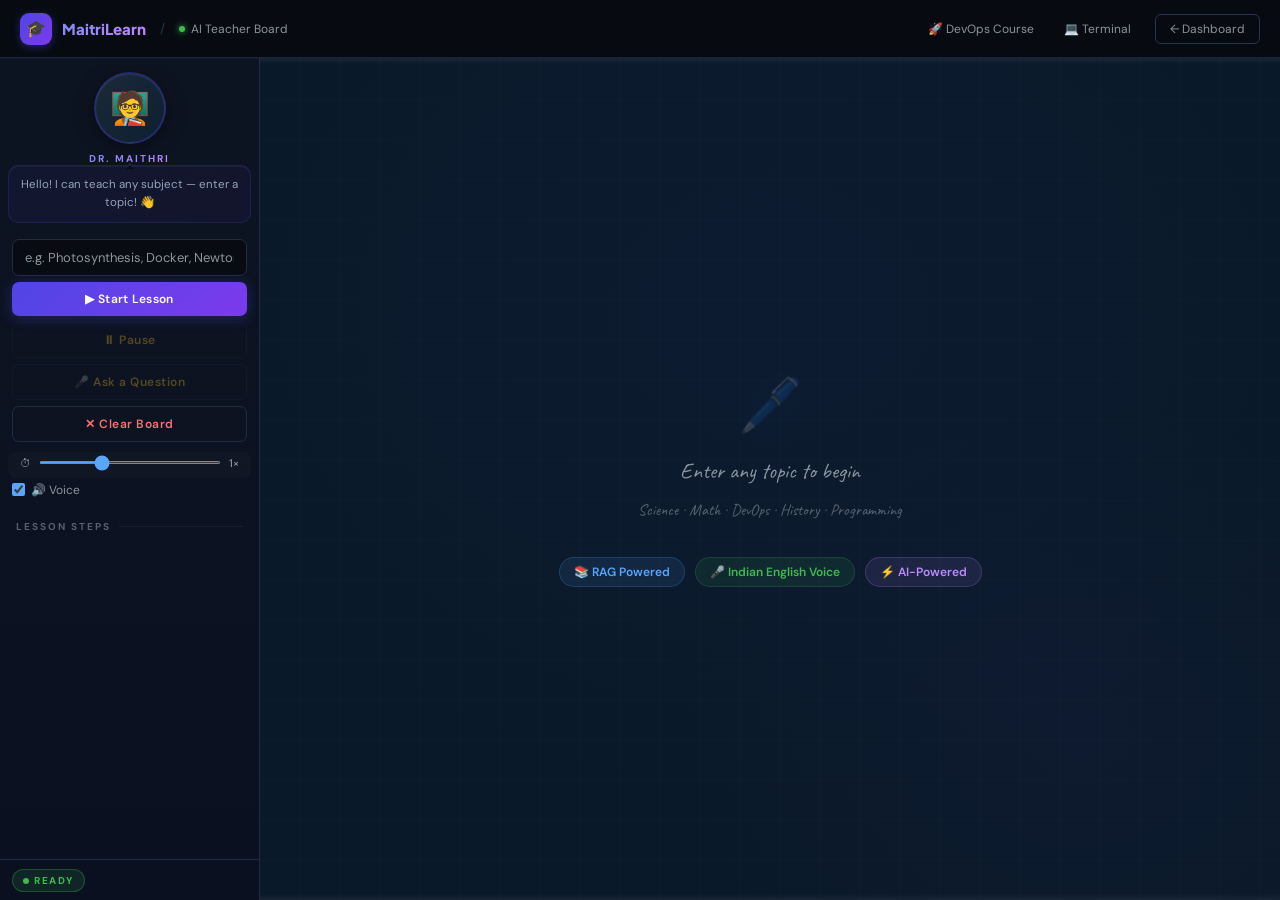
<file: whiteboard.html>
<!DOCTYPE html>
<html lang="en">
<head>
<meta charset="UTF-8">
<meta name="viewport" content="width=device-width,initial-scale=1.0">
<title>AI Teacher Whiteboard | MaitriLearn — Visual Step-by-Step Lessons</title>
  <!-- ── SEO META TAGS ── -->
  <meta name="description" content="Interactive AI whiteboard that teaches any topic visually — diagrams, flowcharts, code, and Indian English voice narration. Powered by your uploaded notes.">
  <meta name="keywords"    content="AI whiteboard, visual learning, AI teacher, interactive lessons, RAG teaching, DevOps whiteboard">
  <meta name="author"      content="MaitriLearn">
  <meta name="robots"      content="index, follow">
  <link rel="canonical"    href="https://maitrilearn.com/whiteboard.html">

  <!-- Open Graph (WhatsApp, LinkedIn, Facebook) -->
  <meta property="og:type"        content="website">
  <meta property="og:url"         content="https://maitrilearn.com/whiteboard.html">
  <meta property="og:title"       content="AI Teacher Whiteboard — MaitriLearn">
  <meta property="og:description" content="Watch AI explain any topic step-by-step with diagrams, code, and Indian English narration.">
  <meta property="og:image"       content="https://maitrilearn.com/og-image.png">
  <meta property="og:site_name"   content="MaitriLearn">

  <!-- Twitter Card -->
  <meta name="twitter:card"        content="summary_large_image">
  <meta name="twitter:title"       content="AI Teacher Whiteboard — MaitriLearn">
  <meta name="twitter:description" content="Watch AI explain any topic step-by-step with diagrams, code, and Indian English narration.">
  <meta name="twitter:image"       content="https://maitrilearn.com/og-image.png">

  <!-- Google Analytics -->
  <script async src="https://www.googletagmanager.com/gtag/js?id=G-4JS7D0T33L"></script>
  <script>
    window.dataLayer = window.dataLayer || [];
    function gtag(){dataLayer.push(arguments);}
    gtag('js', new Date());
    gtag('config', 'G-4JS7D0T33L', {
      page_title: 'AI Teacher Whiteboard — MaitriLearn',
      page_location: 'https://maitrilearn.com/whiteboard.html'
    });
  </script>

<link rel="icon" href="data:image/svg+xml,<svg xmlns='http://www.w3.org/2000/svg' viewBox='0 0 100 100'><text y='.9em' font-size='90'>🏫</text></svg>">
<link href="https://fonts.googleapis.com/css2?family=Plus+Jakarta+Sans:wght@600;700;800&family=Caveat:wght@400;600;700&family=JetBrains+Mono:wght@400;500;600&family=DM+Sans:wght@400;500;600;700&display=swap" rel="stylesheet">
<style>
*,*::before,*::after{box-sizing:border-box;margin:0;padding:0}
:root{
  --bg:#080c12;--panel:#0d1421;--border:#1e2d45;--border2:#243650;
  --chalk:#e2eaf6;--chalk2:#94a3b8;--board:#0a1929;
  --accent:#58a6ff;--green:#3fb950;--yellow:#fbbf24;
  --red:#f87171;--purple:#bc8cff;--orange:#ffa657;--cyan:#39d3f0;
  --text:#e6edf3;--muted:#8b949e;--sidebar:260px;
}
html,body{height:100%;overflow:hidden;font-family:'DM Sans',sans-serif;background:var(--bg);color:var(--text)}
.app{display:flex;flex-direction:column;height:100vh}

/* ── TOPBAR ── */
.topbar{
  display:flex;align-items:center;gap:12px;
  padding:0 20px;height:58px;flex-shrink:0;
  background:rgba(8,12,18,.97);
  backdrop-filter:blur(20px);
  border-bottom:1px solid rgba(30,45,69,.8);font-size:13px;box-shadow:0 1px 0 rgba(79,70,229,.1);
}
.topbar-logo{display:flex;align-items:center;gap:10px;text-decoration:none}
.topbar-logo-mark{
  width:32px;height:32px;border-radius:9px;
  background:linear-gradient(135deg,#4f46e5,#7c3aed);
  display:flex;align-items:center;justify-content:center;font-size:16px;
  box-shadow:0 2px 8px rgba(79,70,229,.4);
  flex-shrink:0;
}
.topbar-logo-name{
  font-family:'Plus Jakarta Sans',sans-serif;font-weight:800;font-size:15px;
  background:linear-gradient(135deg,#818cf8,#c084fc);
  -webkit-background-clip:text;-webkit-text-fill-color:transparent;
}
.topbar-sep{color:var(--border2);margin:0 2px}
.topbar-title{
  color:var(--muted);font-size:12px;
  display:flex;align-items:center;gap:6px;
}
.topbar-title-dot{
  width:6px;height:6px;border-radius:50%;
  background:var(--green);box-shadow:0 0 6px var(--green);
  animation:blink 2s ease-in-out infinite;
}
.topbar-space{flex:1}
.topbar-links{display:flex;align-items:center;gap:6px}
.topbar-link{
  color:var(--muted);text-decoration:none;font-size:12px;
  padding:5px 12px;border-radius:6px;transition:all .2s;
}
.topbar-link:hover{color:var(--text);background:rgba(255,255,255,.06)}
.topbar-back{
  color:var(--muted);text-decoration:none;font-size:12px;
  padding:6px 14px;border:1px solid var(--border2);
  border-radius:6px;transition:all .2s;
  display:flex;align-items:center;gap:5px;
}
.topbar-back:hover{color:var(--accent);border-color:var(--accent)}

/* ── MAIN ── */
.main{display:flex;flex:1;overflow:hidden}

/* ── SIDEBAR ── */
.sidebar{width:var(--sidebar);flex-shrink:0;background:linear-gradient(180deg,#0d1421 0%,#0a1020 100%);border-right:1px solid var(--border);display:flex;flex-direction:column;overflow:hidden}
.avatar-area{display:flex;flex-direction:column;align-items:center;gap:8px;padding:14px 12px 0}
.avatar-ring{
  width:72px;height:72px;border-radius:50%;
  background:linear-gradient(135deg,#1c2938,#0d1f31);
  border:2px solid rgba(79,70,229,.3);
  display:flex;align-items:center;justify-content:center;
  font-size:32px;transition:all .3s;position:relative;
  box-shadow:0 4px 20px rgba(0,0,0,.4),inset 0 1px 0 rgba(255,255,255,.05);
}
.avatar-ring.talking{border-color:var(--accent);box-shadow:0 0 0 4px rgba(88,166,255,.15);animation:avatarPulse 1s ease-in-out infinite}
@keyframes avatarPulse{0%,100%{box-shadow:0 0 0 4px rgba(88,166,255,.15)}50%{box-shadow:0 0 0 8px rgba(88,166,255,.05)}}
.tutor-name{font-size:10px;font-weight:700;letter-spacing:2px;text-align:center;background:linear-gradient(135deg,#818cf8,#c084fc);-webkit-background-clip:text;-webkit-text-fill-color:transparent}
.speech-bubble{background:linear-gradient(135deg,rgba(79,70,229,.08),rgba(124,58,237,.06));border:1px solid rgba(79,70,229,.2);border-radius:10px;padding:10px 12px;font-size:11.5px;color:var(--chalk2);line-height:1.55;text-align:center;min-height:44px;position:relative;margin:0 8px 6px;box-shadow:inset 0 1px 0 rgba(255,255,255,.05)}
.speech-bubble::before{content:'';position:absolute;top:-7px;left:50%;transform:translateX(-50%);border:4px solid transparent;border-bottom-color:var(--border)}
.speech-bubble::after{content:'';position:absolute;top:-5px;left:50%;transform:translateX(-50%);border:4px solid transparent;border-bottom-color:var(--bg)}
.controls{display:flex;flex-direction:column;gap:6px;padding:10px 12px}
.topic-input{width:100%;padding:9px 12px;border-radius:7px;border:1px solid var(--border);background:var(--bg);color:var(--text);font-family:inherit;font-size:13px;outline:none;transition:border-color .2s}
.topic-input:focus{border-color:#4f46e5;box-shadow:0 0 0 3px rgba(79,70,229,.15)}
.topic-input::placeholder{color:var(--muted)}
.btn{width:100%;padding:9px;border-radius:7px;border:none;font-family:inherit;font-size:12px;font-weight:600;cursor:pointer;transition:all .2s;letter-spacing:.5px}
.btn-primary{background:linear-gradient(135deg,#4f46e5,#7c3aed);color:white;box-shadow:0 2px 14px rgba(79,70,229,.35);letter-spacing:.3px}
.btn-primary:hover:not(:disabled){box-shadow:0 0 24px rgba(88,166,255,.35);transform:translateY(-1px)}
.btn-primary:disabled{opacity:.35;cursor:not-allowed;transform:none}
.btn-secondary{background:transparent;color:var(--yellow);border:1px solid var(--border)}
.btn-secondary:hover:not(:disabled){background:rgba(251,191,36,.08)}
.btn-secondary:disabled{opacity:.3;cursor:not-allowed}
.btn-danger{background:transparent;color:var(--red);border:1px solid var(--border)}
.btn-danger:hover{background:rgba(248,81,73,.08)}
.speed-row{
  display:flex;align-items:center;gap:8px;padding:4px 12px 8px;
  background:rgba(255,255,255,.02);border-radius:8px;margin:0 8px 4px;
}
.speed-label{font-size:11px;color:var(--muted);white-space:nowrap;font-weight:500}
.speed-slider{flex:1;accent-color:var(--accent);height:3px}
.voice-row{display:flex;align-items:center;gap:8px;padding:0 12px 10px}
.voice-row label{font-size:12px;color:var(--muted);cursor:pointer;display:flex;align-items:center;gap:6px}
.voice-row input{accent-color:var(--accent)}

/* ── VOICE CAPTURE PANEL (used for comprehension checks + "Ask" interrupt) ── */
.capture-panel{display:none;flex-direction:column;gap:6px;margin:0 8px 8px;padding:10px;border-radius:8px;
  background:rgba(88,166,255,.06);border:1px solid rgba(88,166,255,.25)}
.capture-panel.show{display:flex}
.capture-label{font-size:11.5px;color:var(--chalk2);line-height:1.4}
.capture-input-row{display:flex;gap:6px}
.capture-input{flex:1;padding:7px 9px;border-radius:6px;border:1px solid var(--border);background:var(--bg);color:var(--text);font-family:inherit;font-size:12px;outline:none}
.capture-mic-btn{flex-shrink:0;width:34px;border-radius:6px;border:1px solid var(--border);background:transparent;cursor:pointer;font-size:14px}
.capture-mic-btn.listening{background:rgba(248,81,73,.15);border-color:var(--red)}
.capture-actions{display:flex;gap:6px}
.capture-actions button{flex:1;padding:6px;border-radius:6px;border:1px solid var(--border);background:transparent;color:var(--text);font-family:inherit;font-size:11px;font-weight:600;cursor:pointer}
.capture-actions button:hover{background:rgba(255,255,255,.06)}
.capture-actions .cap-submit{color:var(--accent);border-color:rgba(88,166,255,.4)}
.kbd-hints{padding:4px 12px 8px;display:flex;gap:8px;flex-wrap:wrap}
.kbd{font-family:'JetBrains Mono',monospace;font-size:10px;padding:2px 6px;border-radius:4px;background:rgba(255,255,255,.06);border:1px solid rgba(255,255,255,.1);color:var(--muted)}
.kbd-label{font-size:10px;color:var(--muted)}
.steps-section{flex:1;overflow-y:auto;padding:6px 0}
.steps-header{
  font-size:10px;font-weight:700;letter-spacing:2px;color:rgba(139,148,158,.6);
  padding:6px 16px 8px;text-transform:uppercase;
  display:flex;align-items:center;gap:8px;
}
.steps-header::after{content:'';flex:1;height:1px;background:rgba(255,255,255,.05)}
.step-row{display:flex;align-items:center;gap:8px;padding:6px 16px;font-size:11.5px;color:var(--muted);border-left:2px solid transparent;transition:all .2s}
.step-row.active{color:var(--accent);border-left-color:var(--accent);background:linear-gradient(90deg,rgba(88,166,255,.08),transparent)}
.step-row.done{color:var(--green);border-left-color:var(--green)}
.s-icon{font-size:12px;flex-shrink:0}
.s-num{width:16px;height:16px;border-radius:50%;display:flex;align-items:center;justify-content:center;font-size:9px;font-weight:700;flex-shrink:0;background:var(--border);color:var(--muted);transition:all .2s}
.step-row.active .s-num{background:var(--accent);color:#080c12}
.step-row.done .s-num{background:var(--green);color:#080c12}
.s-label{white-space:nowrap;overflow:hidden;text-overflow:ellipsis;font-size:11px}
.status-row{padding:8px 12px;border-top:1px solid var(--border)}
.status-pill{display:inline-flex;align-items:center;gap:5px;padding:4px 10px;border-radius:20px;font-size:10px;font-weight:700;letter-spacing:1.5px;text-transform:uppercase;background:rgba(63,185,80,.12);color:var(--green);border:1px solid rgba(63,185,80,.3)}
.status-pill.loading{background:rgba(88,166,255,.12);color:var(--accent);border-color:rgba(88,166,255,.3)}
.status-pill.teaching{background:rgba(79,70,229,.15);color:#818cf8;border-color:rgba(79,70,229,.3)}
.status-pill.paused{background:rgba(251,191,36,.12);color:var(--yellow);border-color:rgba(251,191,36,.3)}
.status-pill.error{background:rgba(248,81,73,.12);color:var(--red);border-color:rgba(248,81,73,.3)}
.status-dot{width:6px;height:6px;border-radius:50%;background:currentColor}
.status-pill.loading .status-dot,.status-pill.teaching .status-dot{animation:blink 1s infinite}
@keyframes blink{0%,100%{opacity:1}50%{opacity:.3}}

/* ── BOARD ── */
.board-wrap{
  flex:1;overflow:hidden;position:relative;
  background:var(--board);
  background-image:
    repeating-linear-gradient(0deg,transparent,transparent 39px,rgba(255,255,255,.025) 40px),
    repeating-linear-gradient(90deg,transparent,transparent 39px,rgba(255,255,255,.025) 40px),
    radial-gradient(ellipse 60% 60% at 50% 30%,rgba(79,70,229,.04),transparent),
    radial-gradient(ellipse 40% 40% at 80% 80%,rgba(124,58,237,.03),transparent);
}
.board-wrap::before,.board-wrap::after{content:'';position:absolute;left:0;right:0;height:6px;pointer-events:none;z-index:10}
.board-wrap::before{top:0;background:linear-gradient(to bottom,rgba(232,224,208,.06),transparent)}
.board-wrap::after{bottom:0;background:linear-gradient(to top,rgba(232,224,208,.06),transparent)}
#boardScroll{position:absolute;inset:0;overflow-y:auto;overflow-x:hidden;padding:28px 36px 48px;scroll-behavior:smooth}
#boardContent{max-width:880px;margin:0 auto}

/* RAG badge */
.rag-badge{
  position:fixed;top:64px;right:14px;
  padding:6px 14px;
  background:rgba(16,185,129,.12);
  border:1px solid rgba(16,185,129,.3);
  color:#34d399;border-radius:20px;
  font-size:11px;font-weight:700;letter-spacing:.5px;
  z-index:99;animation:fadeIn .3s ease;
  display:flex;align-items:center;gap:6px;
  box-shadow:0 2px 12px rgba(16,185,129,.15);
}
.rag-badge.warn{
  background:rgba(245,158,11,.12);
  border:1px solid rgba(245,158,11,.35);
  color:#f59e0b;
  box-shadow:0 2px 12px rgba(245,158,11,.15);
}
@keyframes fadeIn{from{opacity:0;transform:translateY(-6px)}to{opacity:1;transform:translateY(0)}}

.idle-overlay{position:absolute;inset:0;display:flex;flex-direction:column;align-items:center;justify-content:center;gap:14px;pointer-events:none;transition:opacity .4s}
.idle-overlay.hidden{opacity:0}
.idle-icon{font-size:52px;opacity:.2;filter:drop-shadow(0 0 20px rgba(88,166,255,.3));animation:idleFloat 4s ease-in-out infinite}
@keyframes idleFloat{0%,100%{transform:translateY(0)}50%{transform:translateY(-10px)}}
.idle-text{text-align:center;color:var(--muted);font-family:'Caveat',cursive;font-size:22px;line-height:1.7;margin-bottom:8px}

/* ── STEP CARDS ── */
.step-card{margin-bottom:32px;opacity:0;transform:translateY(16px);transition:opacity .4s ease,transform .4s ease}
.step-card.visible{opacity:1;transform:translateY(0)}
.step-card:not(:first-child)::before{content:'';display:block;height:1px;background:rgba(255,255,255,.06);margin-bottom:32px}
.step-heading{font-family:'Caveat',cursive;font-size:26px;font-weight:600;color:var(--chalk);margin-bottom:18px;display:flex;align-items:center;gap:10px}
.step-heading::after{content:'';flex:1;height:1px;background:linear-gradient(90deg,rgba(232,224,208,.12),transparent)}

/* ── TITLE ── */
.title-card{text-align:center;padding:20px 0 8px}
.title-subject{display:inline-block;padding:3px 14px;border-radius:20px;font-size:11px;font-weight:700;letter-spacing:2px;text-transform:uppercase;background:rgba(88,166,255,.12);color:var(--accent);border:1px solid rgba(88,166,255,.3);margin-bottom:16px}
.title-main{font-family:'Caveat',cursive;font-size:52px;font-weight:700;color:var(--chalk);line-height:1.1;margin-bottom:10px;text-shadow:0 0 40px rgba(232,224,208,.1)}
.title-subtitle{font-size:15px;color:var(--chalk2);font-style:italic;max-width:600px;margin:0 auto;line-height:1.6}
.title-line{width:80px;height:3px;margin:18px auto 0;border-radius:2px;background:linear-gradient(90deg,var(--accent),var(--purple))}

/* ── CONCEPT ── */
.concept-grid{display:grid;grid-template-columns:1fr 1fr;gap:14px}
.concept-def{padding:16px;border-radius:10px;background:rgba(255,255,255,.03);border:1px solid var(--border);border-left:3px solid var(--accent)}
.concept-analogy{padding:16px;border-radius:10px;background:rgba(255,255,255,.03);border:1px solid var(--border);border-left:3px solid var(--yellow)}
.card-label{font-size:10px;font-weight:700;letter-spacing:2px;text-transform:uppercase;margin-bottom:9px}
.concept-def .card-label{color:var(--accent)}
.concept-analogy .card-label{color:var(--yellow)}
.card-text{font-size:14px;color:var(--chalk);line-height:1.7}
.card-text.chalk{font-family:'Caveat',cursive;font-size:18px;color:var(--chalk2)}

/* ── STEPS ── */
.steps-list{display:flex;flex-direction:column;gap:0}
.step-item{display:flex;gap:14px;align-items:flex-start;padding:13px 0;opacity:0;transform:translateX(-14px);transition:opacity .35s ease,transform .35s ease}
.step-item.visible{opacity:1;transform:translateX(0)}
.step-item:not(:last-child){border-bottom:1px solid rgba(255,255,255,.04)}
.step-num{width:30px;height:30px;border-radius:50%;flex-shrink:0;display:flex;align-items:center;justify-content:center;font-size:12px;font-weight:700;font-family:'JetBrains Mono',monospace;border:1.5px solid}
.step-name{font-size:15px;font-weight:600;color:var(--chalk);margin-bottom:3px;font-family:'Caveat',cursive;font-size:18px}
.step-detail{font-size:13px;color:var(--chalk2);line-height:1.6}

/* ── EXAMPLE / CODE ── */
.example-scenario{font-size:14px;color:var(--chalk2);line-height:1.6;padding:12px 14px;background:rgba(255,255,255,.03);border-radius:8px;border-left:3px solid var(--green);margin-bottom:12px;font-style:italic}

/* Code block with syntax highlighting */
.code-wrap{background:#060d16;border:1px solid var(--border2);border-radius:10px;overflow:hidden;margin-bottom:12px}
.code-header{display:flex;align-items:center;justify-content:space-between;padding:8px 14px;background:#0a1520;border-bottom:1px solid var(--border)}
.code-lang{font-size:10px;font-weight:700;letter-spacing:2px;text-transform:uppercase;color:var(--muted);font-family:'JetBrains Mono',monospace}
.code-dots{display:flex;gap:5px}
.code-dot{width:10px;height:10px;border-radius:50%}
.code-body{padding:14px 16px;font-family:'JetBrains Mono',monospace;font-size:13px;line-height:1.8;overflow-x:auto;min-height:40px}
/* Syntax colors */
.tok-keyword{color:#ff7b72}
.tok-string{color:#a5d6ff}
.tok-comment{color:#8b949e;font-style:italic}
.tok-value{color:#79c0ff}
.tok-tag{color:#7ee787}
.tok-attr{color:#ffa657}
.tok-prompt{color:var(--green);font-weight:700;user-select:none}
.tok-output{color:var(--chalk2)}
.tok-plain{color:var(--chalk)}
.chalk-cursor{display:inline-block;width:2px;height:1em;background:var(--chalk);vertical-align:text-bottom;animation:blink .7s step-end infinite;margin-left:1px}

.example-explanation{font-size:13px;color:var(--chalk2);line-height:1.7}

/* ── COMPARISON ── */
.comparison-grid{display:grid;grid-template-columns:1fr 1fr;gap:2px;border-radius:10px;overflow:hidden;margin-top:4px}
.comp-side{padding:16px;background:rgba(255,255,255,.03)}
.comp-side.left{border-left:3px solid var(--red)}
.comp-side.right{border-left:3px solid var(--green)}
.comp-label{font-size:11px;font-weight:700;letter-spacing:1.5px;text-transform:uppercase;margin-bottom:10px}
.comp-side.left .comp-label{color:var(--red)}
.comp-side.right .comp-label{color:var(--green)}
.comp-point{display:flex;gap:8px;align-items:flex-start;margin-bottom:8px;font-size:13px;color:var(--chalk2);line-height:1.5;opacity:0;transform:translateX(-8px);transition:opacity .3s ease,transform .3s ease}
.comp-point.visible{opacity:1;transform:translateX(0)}
.cp-icon{flex-shrink:0;margin-top:1px}

/* ── ARCHITECTURE DIAGRAM ── */
.arch-canvas-wrap{position:relative;width:100%;overflow:hidden}
.arch-svg{width:100%;overflow:visible}
.arch-node{opacity:0;transition:opacity .4s ease,transform .4s ease;transform:translateY(10px)}
.arch-node.visible{opacity:1;transform:translateY(0)}
.arch-arrow{opacity:0;transition:opacity .5s ease}
.arch-arrow.visible{opacity:1}
.arch-label-text{font-family:'Caveat',cursive;font-size:14px;font-weight:600;fill:var(--chalk)}
.arch-sub-text{font-family:'DM Sans',sans-serif;font-size:11px;fill:var(--chalk2)}
.arch-highlight{opacity:0;transition:opacity .3s ease}
.arch-highlight.visible{opacity:1}

/* ── FLOW DIAGRAM ── */
.flow-wrap{overflow-x:auto;padding-bottom:8px;margin-top:4px}
.flow-row{display:flex;align-items:center;gap:0;min-width:max-content}
.flow-node{display:flex;flex-direction:column;align-items:center;gap:0;opacity:0;transform:scale(.8);transition:opacity .35s ease,transform .35s ease}
.flow-node.visible{opacity:1;transform:scale(1)}
.flow-box{padding:10px 18px;border-radius:10px;font-size:13px;font-weight:600;font-family:'Caveat',cursive;font-size:16px;text-align:center;min-width:110px;border:1.5px solid;position:relative}
.flow-box-sub{font-size:11px;color:var(--muted);text-align:center;margin-top:4px;font-family:'DM Sans',sans-serif;max-width:120px}
.flow-connector{display:flex;align-items:center;padding:0 2px;opacity:0;transition:opacity .3s ease}
.flow-connector.visible{opacity:1}
.flow-arrow-line{height:2px;width:32px;background:var(--muted)}
.flow-arrow-head{width:0;height:0;border-top:5px solid transparent;border-bottom:5px solid transparent;border-left:8px solid var(--muted)}

/* ── TIMELINE ── */
.timeline-wrap{position:relative;padding:8px 0 16px;margin-top:4px}
.timeline-line{position:absolute;top:32px;left:24px;right:24px;height:2px;background:var(--border2);border-radius:2px;overflow:hidden}
.timeline-progress{height:100%;width:0;background:linear-gradient(90deg,var(--accent),var(--purple));transition:width .8s ease;border-radius:2px}
.timeline-nodes{display:flex;justify-content:space-between;position:relative;z-index:1;padding:0 24px}
.tl-node{display:flex;flex-direction:column;align-items:center;gap:0;flex:1;max-width:120px;opacity:0;transform:translateY(12px);transition:opacity .35s ease,transform .35s ease}
.tl-node.visible{opacity:1;transform:translateY(0)}
.tl-dot{width:18px;height:18px;border-radius:50%;border:2px solid;display:flex;align-items:center;justify-content:center;font-size:9px;font-weight:700;margin-bottom:10px;background:var(--bg);transition:all .3s}
.tl-dot.active{transform:scale(1.3);box-shadow:0 0 12px currentColor}
.tl-label{font-size:12px;font-weight:600;color:var(--chalk);text-align:center;font-family:'Caveat',cursive;font-size:15px;line-height:1.3}
.tl-sub{font-size:10px;color:var(--muted);text-align:center;margin-top:3px;line-height:1.4}
.tl-duration{font-size:10px;font-family:'JetBrains Mono',monospace;color:var(--accent);margin-top:4px}

/* ── KEYPOINTS ── */
.keypoints-list{display:flex;flex-direction:column;gap:10px;margin-top:4px}
.keypoint{display:flex;gap:12px;align-items:flex-start;padding:12px;border-radius:10px;background:rgba(255,255,255,.03);border:1px solid var(--border);opacity:0;transform:translateX(-12px);transition:opacity .35s ease,transform .35s ease}
.keypoint.visible{opacity:1;transform:translateX(0)}
.kp-icon{font-size:20px;flex-shrink:0;margin-top:2px}
.kp-text{font-size:14px;color:var(--chalk);line-height:1.6;font-family:'Caveat',cursive;font-size:17px}

/* scrollbar */
::-webkit-scrollbar{width:5px}
::-webkit-scrollbar-track{background:transparent}
::-webkit-scrollbar-thumb{background:var(--border);border-radius:3px}

@media(max-width:700px){
  .main{flex-direction:column}
  .sidebar{width:100%;height:auto;flex-direction:column;border-right:none;border-bottom:1px solid var(--border)}
  html,body{overflow-y:auto;overflow-x:hidden}
  .concept-grid,.comparison-grid{grid-template-columns:1fr}
  .topbar{padding:0 12px;gap:8px;flex-wrap:nowrap}
  .topbar-title{display:none}
  .topbar-sep{display:none}
  .topbar-links{gap:2px}
  .topbar-link{padding:5px 8px;font-size:11px}
  .topbar-back{padding:5px 10px;font-size:11px}
  #boardScroll{padding:20px 16px 40px}
  #boardContent{max-width:100%}
}
@media(max-width:480px){
  .topbar-link span,.topbar-link{white-space:nowrap}
  .topbar-links a:nth-child(2){display:none}
  .topbar-logo-name{display:none}
}

/* ── RAG CITATION BANNER ── */
.citation-banner{
  display:none;align-items:center;gap:10px;
  padding:9px 20px;
  background:linear-gradient(90deg,rgba(16,185,129,.08),rgba(5,150,105,.04),transparent);
  border-bottom:1px solid rgba(16,185,129,.15);
  flex-shrink:0;font-size:12px;
  animation:slideInCitation .4s ease;
}
.citation-banner.show{display:flex}
@keyframes slideInCitation{from{opacity:0;transform:translateY(-8px)}to{opacity:1;transform:translateY(0)}}
.citation-icon{
  width:26px;height:26px;border-radius:7px;
  background:rgba(16,185,129,.15);
  display:flex;align-items:center;justify-content:center;font-size:13px;flex-shrink:0;
}
.citation-text{color:rgba(148,163,184,.8);flex:1;line-height:1.4}
.citation-text strong{color:#3fb950;font-weight:600}
.citation-sources{
  display:flex;gap:5px;flex-wrap:wrap;flex-shrink:0;
}
.citation-src{
  padding:2px 9px;border-radius:10px;
  background:rgba(16,185,129,.1);color:#3fb950;
  font-size:10px;font-weight:600;font-family:'JetBrains Mono',monospace;
  border:1px solid rgba(16,185,129,.2);
}
.citation-fallback{
  color:rgba(148,163,184,.5);font-size:11px;font-style:italic;
  padding:7px 20px;border-bottom:1px solid rgba(255,255,255,.04);
  background:rgba(255,255,255,.015);flex-shrink:0;
}

/* ── CHALKBOARD STEP (important points) ── */
.chalkboard-card{
  background:linear-gradient(160deg,#0f2818,#0a1f12);
  border:2px solid rgba(63,185,80,.25);
  border-radius:14px;padding:24px 28px;
  box-shadow:inset 0 0 60px rgba(0,0,0,.3),0 4px 20px rgba(0,0,0,.3);
  position:relative;overflow:hidden;
}
.chalkboard-card::before{
  content:'📌';position:absolute;top:-10px;right:20px;font-size:32px;
  filter:drop-shadow(0 4px 8px rgba(0,0,0,.4));
}
.chalkboard-heading{
  font-family:'Caveat',cursive;font-size:26px;font-weight:700;
  color:#86efac;margin-bottom:18px;
  text-shadow:0 0 20px rgba(134,239,172,.3);
}
.chalk-points{display:flex;flex-direction:column;gap:14px}
.chalk-point{
  display:flex;gap:12px;align-items:flex-start;
  opacity:0;transition:opacity .3s ease;
}
.chalk-point.visible{opacity:1}
.chalk-point-marker{
  width:8px;height:8px;border-radius:50%;
  background:#3fb950;flex-shrink:0;margin-top:9px;
  box-shadow:0 0 8px #3fb950;
}
.chalk-point-text{
  font-family:'Caveat',cursive;font-size:20px;font-weight:600;
  color:#d1fae5;line-height:1.5;
}

/* ── REMEMBER CARD (amber variant of chalkboard, for 'remember' step type) ── */
.remember-card{
  background:linear-gradient(160deg,#2a1e08,#1f1605);
  border:2px solid rgba(245,158,11,.3);
  border-radius:14px;padding:24px 28px;
  box-shadow:inset 0 0 60px rgba(0,0,0,.3),0 4px 20px rgba(0,0,0,.3);
  position:relative;overflow:hidden;
}
.remember-card::before{
  content:'🧠';position:absolute;top:-10px;right:20px;font-size:32px;
  filter:drop-shadow(0 4px 8px rgba(0,0,0,.4));
}
.remember-heading{
  font-family:'Caveat',cursive;font-size:26px;font-weight:700;
  color:#fcd34d;margin-bottom:18px;
  text-shadow:0 0 20px rgba(252,211,77,.3);
}
.remember-point{
  display:flex;gap:12px;align-items:flex-start;
  opacity:0;transition:opacity .3s ease;
}
.remember-point.visible{opacity:1}
.remember-point-marker{
  width:8px;height:8px;border-radius:50%;
  background:#f59e0b;flex-shrink:0;margin-top:9px;
  box-shadow:0 0 8px #f59e0b;
}
.remember-point-text{
  font-family:'Caveat',cursive;font-size:20px;font-weight:600;
  color:#fef3c7;line-height:1.5;
}

/* ── SUMMARY LIST (numbered recap, for 'summary' step type) ── */
.summary-list{display:flex;flex-direction:column;gap:10px;margin-top:4px}
.summary-item{display:flex;gap:12px;align-items:flex-start;padding:12px;border-radius:10px;background:rgba(255,255,255,.03);border:1px solid var(--border);opacity:0;transform:translateX(-12px);transition:opacity .35s ease,transform .35s ease}
.summary-item.visible{opacity:1;transform:translateX(0)}
.summary-num{font-size:13px;font-weight:800;color:#818cf8;flex-shrink:0;margin-top:2px;width:20px;text-align:center}
.summary-text{font-size:14px;color:var(--chalk);line-height:1.6;font-family:'Caveat',cursive;font-size:17px}

/* ── BIGGER ARCHITECTURE DIAGRAM (sequential flow style) ── */
.arch-canvas-wrap-v2{
  position:relative;width:100%;overflow-x:auto;overflow-y:hidden;
  padding:20px 0 10px;
}
.arch-svg-v2{display:block;margin:0 auto}
</style>
</head>
<body>
<div class="app">
  <header class="topbar">
    <a href="index.html" class="topbar-logo">
      <div class="topbar-logo-mark">🎓</div>
      <span class="topbar-logo-name">MaitriLearn</span>
    </a>
    <span class="topbar-sep">/</span>
    <span class="topbar-title">
      <span class="topbar-title-dot"></span>
      AI Teacher Board
    </span>
    <div class="topbar-space"></div>
    <div class="topbar-links">
      <a href="devops.html" class="topbar-link">🚀 DevOps Course</a>
      <a href="terminal.html" class="topbar-link">💻 Terminal</a>
    </div>
    <a href="index.html" class="topbar-back">← Dashboard</a>
  </header>

  <div class="main">
    <aside class="sidebar">
      <div class="avatar-area">
        <div class="avatar-ring" id="avatarRing">🧑‍🏫</div>
        <div class="tutor-name">DR. MAITHRI</div>
      </div>
      <div class="speech-bubble"><span id="speechText">Hello! I can teach any subject — enter a topic! 👋</span></div>
      <div class="controls">
        <input id="topicInput" class="topic-input" placeholder="e.g. Photosynthesis, Docker, Newton's Laws, Git..." aria-label="Lesson topic">
        <button id="startBtn" class="btn btn-primary" onclick="startLesson()">▶ Start Lesson</button>
        <button id="pauseBtn" class="btn btn-secondary" onclick="togglePause()" disabled>⏸ Pause</button>
        <button id="askBtn" class="btn btn-secondary" onclick="askInterrupt()" disabled>🎤 Ask a Question</button>
        <button class="btn btn-danger" onclick="clearLesson()">✕ Clear Board</button>
      </div>
      <!-- Shared voice-capture panel: used both for mid-lesson comprehension
           checks and for the "Ask a Question" interrupt. Supports speaking
           (Web Speech API STT) or typing, so it works even without a mic. -->
      <div class="capture-panel" id="capturePanel">
        <div class="capture-label" id="captureLabel"></div>
        <div class="capture-input-row">
          <input class="capture-input" id="captureInput" placeholder="Type your answer, or tap 🎤" aria-label="Your answer">
          <button class="capture-mic-btn" id="captureMicBtn" onclick="toggleCaptureSTT()" aria-label="Speak your answer">🎤</button>
        </div>
        <div class="capture-actions">
          <button class="cap-submit" onclick="submitCapture()">✓ Submit</button>
          <button id="captureSkipBtn" onclick="skipCapture()">⏭ Skip</button>
        </div>
      </div>
      <div class="speed-row">
        <span class="speed-label">⏱</span>
        <input type="range" id="speedSlider" class="speed-slider" min="0.5" max="2" step="0.1" value="1" aria-label="Narration speed">
        <span class="speed-label" id="speedVal">1×</span>
      </div>
      <div class="voice-row">
        <label><input type="checkbox" id="voiceToggle" checked>🔊 Voice</label>
      </div>
      <div class="steps-section">
        <div class="steps-header">Lesson Steps</div>
        <div id="stepList"></div>
      </div>
      <div class="status-row">
        <div class="status-pill" id="statusPill"><div class="status-dot"></div><span>READY</span></div>
      </div>
    </aside>

    <main class="board-wrap">
      <!-- RAG Citation Banner — shows which notes were used -->
      <div class="citation-banner" id="citationBanner">
        <div class="citation-icon">📚</div>
        <div class="citation-text">Teaching from: <strong id="citationMsg">your uploaded notes</strong></div>
        <div class="citation-sources" id="citationSources"></div>
      </div>
      <div class="citation-fallback" id="citationFallback" style="display:none">
        ℹ️ No uploaded notes found for this topic — teaching from AI knowledge.
        <a href="admin.html" style="color:#818cf8;text-decoration:none;margin-left:6px">Upload notes →</a>
      </div>
      <div id="boardScroll"><div id="boardContent"></div></div>
      <div class="idle-overlay" id="idleOverlay">
        <div class="idle-icon">🖊️</div>
        <div class="idle-text">Enter any topic to begin<br><span style="font-size:16px;opacity:.6">Science · Math · DevOps · History · Programming</span></div>
        <div style="display:flex;gap:10px;margin-top:8px;flex-wrap:wrap;justify-content:center">
          <span style="padding:6px 14px;border-radius:20px;background:rgba(88,166,255,.1);border:1px solid rgba(88,166,255,.2);color:#58a6ff;font-size:12px;font-weight:600">📚 RAG Powered</span>
          <span style="padding:6px 14px;border-radius:20px;background:rgba(63,185,80,.1);border:1px solid rgba(63,185,80,.2);color:#3fb950;font-size:12px;font-weight:600">🎤 Indian English Voice</span>
          <span style="padding:6px 14px;border-radius:20px;background:rgba(188,140,255,.1);border:1px solid rgba(188,140,255,.2);color:#bc8cff;font-size:12px;font-weight:600">⚡ AI-Powered</span>
        </div>
      </div>
    </main>
  </div>
</div>

<script src="js/config.js"></script>
<script>
const BACKEND = typeof BACKEND_URL     !== "undefined" ? BACKEND_URL     : "http://localhost:5000";
const VOICE   = typeof VOICE_TUTOR_URL !== "undefined" ? VOICE_TUTOR_URL : "http://localhost:5001";

let lesson=null,stepIndex=0,paused=false,running=false;
let currentAudio=null,_timers=[];

const COLORS=[
  {bg:"rgba(88,166,255,.12)",   border:"#58a6ff",  text:"#58a6ff"},
  {bg:"rgba(188,140,255,.12)",  border:"#bc8cff",  text:"#bc8cff"},
  {bg:"rgba(63,185,80,.12)",    border:"#3fb950",  text:"#3fb950"},
  {bg:"rgba(251,191,36,.12)",   border:"#fbbf24",  text:"#fbbf24"},
  {bg:"rgba(255,166,87,.12)",   border:"#ffa657",  text:"#ffa657"},
  {bg:"rgba(57,211,240,.12)",   border:"#39d3f0",  text:"#39d3f0"},
];

const ICONS={title:"🏷",concept:"💡",steps:"📋",example:"⚙️",codefile:"📄",architecture:"🏗",flowdiagram:"🔀",timeline:"⏱",comparison:"⚖️",keypoints:"⭐",chalkboard:"📌",summary:"📝",remember:"🧠"};

const $=id=>document.getElementById(id);
function wait(ms){return new Promise(r=>{const t=setTimeout(r,ms/getSpeed());_timers.push(t);})}
function clearAllTimers(){_timers.forEach(clearTimeout);_timers=[];if(currentAudio){currentAudio.pause();currentAudio=null;}setTalking(false);}
function getSpeed(){return parseFloat($("speedSlider").value)||1;}
$("speedSlider").addEventListener("input",e=>{$("speedVal").textContent=parseFloat(e.target.value).toFixed(1)+"×";});
const setStatus=(t,c="")=>{const e=$("statusPill");e.innerHTML=`<div class="status-dot"></div><span>${t}</span>`;e.className="status-pill "+c;};
const setSpeech=t=>{const e=$("speechText");if(e)e.textContent=t;};
const setTalking=y=>{const r=$("avatarRing");if(r)y?r.classList.add("talking"):r.classList.remove("talking");};
const show=id=>{const e=document.getElementById(id);if(e)e.classList.add("visible");};
const esc=s=>(s||"").replace(/&/g,"&amp;").replace(/</g,"&lt;").replace(/>/g,"&gt;");

function clearBoard(){$("boardContent").innerHTML="";$("idleOverlay").classList.remove("hidden");}
function appendCard(html){
  $("idleOverlay").classList.add("hidden");
  const wrap=document.createElement("div");
  wrap.innerHTML=html;
  const card=wrap.firstElementChild;
  $("boardContent").appendChild(card);
  setTimeout(()=>{card.scrollIntoView({behavior:"smooth",block:"start"});card.classList.add("visible");},80);
  return card;
}

function buildStepList(steps){
  $("stepList").innerHTML=steps.map((s,i)=>`
    <div class="step-row" id="srow_${i}">
      <span class="s-icon">${ICONS[s.type]||"•"}</span>
      <span class="s-num">${i+1}</span>
      <span class="s-label">${s.heading||s.text||s.type}</span>
    </div>`).join("");
}
function markStep(i,state){document.querySelectorAll(".step-row").forEach((el,idx)=>{el.className="step-row"+(idx===i?" "+state:idx<i?" done":"");});}

// ── VOICE CAPTURE (shared by comprehension checks + "Ask a Question") ───────
// Web Speech API STT, same pattern as js/voiceTutor.js, kept local to this
// page since whiteboard.html doesn't load that file.
const _CaptureSTT = window.SpeechRecognition || window.webkitSpeechRecognition;
let _captureRecognition = null;
let _captureListening   = false;
let _captureResolve     = null;   // resolves the promise from openCapture()

function _initCaptureSTT(){
  if(!_CaptureSTT || _captureRecognition) return !!_captureRecognition;
  _captureRecognition = new _CaptureSTT();
  _captureRecognition.continuous = false;
  _captureRecognition.interimResults = true;
  _captureRecognition.lang = "en-IN";
  _captureRecognition.maxAlternatives = 1;
  return true;
}

window.toggleCaptureSTT = function(){
  const micBtn = $("captureMicBtn");
  if(!_initCaptureSTT()){
    setSpeech("Voice input isn't supported on this browser — please type your answer.");
    return;
  }
  if(_captureListening){ _captureRecognition.stop(); return; }

  _captureListening = true;
  if(micBtn) micBtn.classList.add("listening");

  _captureRecognition.onresult = (event)=>{
    const last = event.results[event.results.length-1];
    const transcript = last[0].transcript;
    const input = $("captureInput");
    if(input) input.value = transcript;
    if(last.isFinal){
      _captureListening = false;
      if(micBtn) micBtn.classList.remove("listening");
      submitCapture();
    }
  };
  _captureRecognition.onerror = ()=>{ _captureListening=false; if(micBtn) micBtn.classList.remove("listening"); };
  _captureRecognition.onend   = ()=>{ _captureListening=false; if(micBtn) micBtn.classList.remove("listening"); };

  try{ _captureRecognition.start(); }
  catch(e){ _captureListening=false; if(micBtn) micBtn.classList.remove("listening"); }
};

// Opens the shared capture panel with `label`, resolves with the student's
// text (spoken or typed), or null if they hit Skip. Only one capture can be
// open at a time — callers should check that a lesson is actually running.
function openCapture(label, {skippable=true}={}){
  $("captureLabel").textContent = label;
  $("captureInput").value = "";
  $("captureSkipBtn").style.display = skippable ? "" : "none";
  $("capturePanel").classList.add("show");
  $("captureInput").focus();
  return new Promise(resolve=>{ _captureResolve = resolve; });
}
function _closeCapture(){
  $("capturePanel").classList.remove("show");
  if(_captureRecognition && _captureListening) _captureRecognition.stop();
}
window.submitCapture = function(){
  const v = ($("captureInput").value || "").trim();
  if(!v) return;
  const resolve = _captureResolve; _captureResolve = null;
  _closeCapture();
  if(resolve) resolve(v);
};
window.skipCapture = function(){
  const resolve = _captureResolve; _captureResolve = null;
  _closeCapture();
  if(resolve) resolve(null);
};

// Fetches + plays a server-generated audio URL. Used by the separate
// "Ask a question" interrupt feature (Voice Tutor engine, /generate,
// gTTS) — not the whiteboard narration path (speakChunk, Azure-only,
// no fallback). Resolves true on successful playback, false on any
// failure — the Ask-a-Question caller falls back to browser
// speechSynthesis on false, since that's a different engine by design.
function playRemoteAudio(audioUrl){
  return new Promise(async resolve=>{
    try{
      const audioRes = await fetch(audioUrl, {headers:{"ngrok-skip-browser-warning":"true"}});
      if(!audioRes.ok) throw new Error("audio fetch failed "+audioRes.status);
      const blob = await audioRes.blob();
      const blobUrl = URL.createObjectURL(blob);
      const audio = new Audio(blobUrl); currentAudio = audio;
      audio.onended = ()=>{ currentAudio=null; URL.revokeObjectURL(blobUrl); resolve(true); };
      audio.onerror = ()=>{ currentAudio=null; URL.revokeObjectURL(blobUrl); resolve(false); };
      audio.play().catch(()=>{ currentAudio=null; URL.revokeObjectURL(blobUrl); resolve(false); });
    }catch(e){ resolve(false); }
  });
}

// ── MID-LESSON COMPREHENSION CHECK ───────────────────────────────────────────
// Triggered from runStep() when a step carries a "check" object (added by
// the whiteboard lesson prompt — see build_prompt() in routes/whiteboard.py).
// Speaks the question with the Azure "teacher" voice (same /tts chain as
// narration), captures the answer by voice or text, grades it against the
// backend, and speaks brief feedback before the lesson continues.
async function runComprehensionCheck(check){
  const q = (check.question||"").trim();
  if(!q) return;
  const useVoice = $("voiceToggle") && $("voiceToggle").checked;

  setStatus("CHECK-IN", "checking");
  setSpeech("🤔 Quick check: " + q);
  setTalking(true);
  if(useVoice) await speakChunk(q, getSpeed());
  else await wait(1200);
  setTalking(false);
  if(paused) return;

  const answer = await openCapture("🤔 " + q, {skippable:true});
  if(paused) return;

  if(!answer){
    setSpeech("No worries — let's keep going!");
    setStatus("TEACHING", "teaching");
    return;
  }

  setStatus("GRADING", "loading");
  let verdict = {verdict:"partial", feedback:"Good effort — let's continue."};
  try{
    const res = await fetch(`${BACKEND}/whiteboard/check-answer`, {
      method: "POST",
      headers: {"Content-Type":"application/json"},
      body: JSON.stringify({question:q, expects:check.expects||"", answer})
    });
    if(res.ok) verdict = await res.json();
  }catch(e){ console.warn("[check] grading request failed:", e); }
  if(paused) return;

  const icon = verdict.verdict==="correct" ? "✅" : verdict.verdict==="incorrect" ? "💡" : "👍";
  setSpeech(icon + " " + verdict.feedback);
  setStatus("TEACHING", "teaching");
  setTalking(true);
  if(useVoice) await speakChunk(verdict.feedback, getSpeed());
  else await wait(1200);
  setTalking(false);
}

// ── "ASK A QUESTION" INTERRUPT ───────────────────────────────────────────────
// Lets the student interrupt a running/paused lesson to ask a free-form
// question. Pauses exactly where the lesson was, answers through the Voice
// Tutor engine (Google/gTTS — deliberately NOT Azure, keeping Azure reserved
// for lesson narration), then resumes from the same step.
window.askInterrupt = async function(){
  if(!running || !lesson) return;
  if(_captureResolve) return; // a capture (check or ask) is already open

  const resumeIndex = stepIndex;
  const wasPaused    = paused;
  paused = true;
  clearAllTimers();
  setStatus("LISTENING", "paused");

  const question = await openCapture("🎤 Ask your question — speak or type", {skippable:true});
  if(!question){
    if(!wasPaused){ paused=false; setStatus("TEACHING","teaching"); runStep(resumeIndex); }
    else setStatus("PAUSED","paused");
    return;
  }

  setSpeech(`❓ "${question}"`);
  setStatus("THINKING", "loading");
  try{
    const res  = await fetch(`${VOICE}/generate`, {
      method: "POST",
      headers: {"Content-Type":"application/json","ngrok-skip-browser-warning":"true"},
      body: JSON.stringify({prompt: question})
    });
    const data = await res.json().catch(()=>({}));
    const answerText = data.text || "Sorry, I couldn't get an answer right now.";
    setSpeech("💬 " + answerText);
    setStatus("ANSWERING", "teaching");
    setTalking(true);
    let played = false;
    if(res.ok && data.audio_url) played = await playRemoteAudio(data.audio_url);
    if(!played) await new Promise(resolve => speakWithBrowserTTS(answerText, getSpeed(), resolve));
    setTalking(false);
  }catch(e){
    console.warn("[ask] failed:", e);
    setSpeech("Sorry, I couldn't reach the voice tutor right now.");
  }

  if(!wasPaused){ paused=false; setStatus("TEACHING","teaching"); runStep(resumeIndex); }
  else setStatus("PAUSED","paused");
};

async function typeInto(el,text,speed=30){
  if(!el)return;
  el.textContent="";
  const cur=document.createElement("span");cur.className="chalk-cursor";el.appendChild(cur);
  for(const ch of text){if(paused)return;cur.before(document.createTextNode(ch));await wait(speed);}
  cur.remove();
}

// ── SYNTAX HIGHLIGHTER ────────────────────────────────────────────────────────
function highlight(code, lang) {
  code = esc(code);
  if (lang === "bash" || lang === "shell" || lang === "terminal") {
    return code.split("\n").map(line => {
      if (line.startsWith("#")) return `<span class="tok-comment">${line}</span>`;
      if (line.startsWith("$")) return `<span class="tok-prompt">$</span><span class="tok-plain">${line.slice(1)}</span>`;
      return `<span class="tok-output">${line}</span>`;
    }).join("\n");
  }
  if (lang === "dockerfile") {
    const kw = /^(FROM|RUN|COPY|ADD|CMD|ENTRYPOINT|ENV|EXPOSE|WORKDIR|ARG|LABEL|USER|VOLUME|HEALTHCHECK|ONBUILD|STOPSIGNAL)\b/;
    return code.split("\n").map(line => {
      if (line.startsWith("#")) return `<span class="tok-comment">${line}</span>`;
      const m = line.match(kw);
      if (m) return `<span class="tok-keyword">${m[0]}</span>${line.slice(m[0].length)}`;
      return line;
    }).join("\n");
  }
  if (lang === "yaml" || lang === "yml") {
    return code.split("\n").map(line => {
      if (line.trim().startsWith("#")) return `<span class="tok-comment">${line}</span>`;
      return line.replace(/^(\s*)([\w-]+)(:)/, (_,s,k,c)=>`${s}<span class="tok-attr">${k}</span><span class="tok-plain">${c}</span>`);
    }).join("\n");
  }
  return code;
}

// ── RENDERERS ─────────────────────────────────────────────────────────────────

async function renderTitle(step){
  appendCard(`<div class="step-card title-card">
    <div class="title-subject">${lesson.subject||"AI Lesson"}</div>
    <h1 class="title-main" id="titleMain"></h1>
    <p class="title-subtitle" id="titleSub"></p>
    <div class="title-line"></div>
  </div>`);
  await wait(200);
  await typeInto($("titleMain"),step.text||lesson.title||"Lesson",40);
  await wait(200);
  const sub=$("titleSub");
  if(sub&&step.subtitle){sub.style.cssText="opacity:0;transition:opacity .6s";sub.textContent=step.subtitle;await wait(80);sub.style.opacity="1";}
  await wait(600);
}

async function renderConcept(step){
  appendCard(`<div class="step-card">
    <h2 class="step-heading">${ICONS.concept} ${step.heading||"Concept"}</h2>
    <div class="concept-grid">
      <div class="concept-def"><div class="card-label">Definition</div><p class="card-text" id="cDef"></p></div>
      <div class="concept-analogy"><div class="card-label">Think of it like…</div><p class="card-text chalk" id="cAn"></p></div>
    </div>
  </div>`);
  await wait(300);
  await typeInto($("cDef"),step.definition||"",20);
  await wait(250);
  await typeInto($("cAn"),step.analogy||"",18);
  await wait(400);
}

async function renderSteps(step){
  const items=step.items||[];
  const html=items.map((item,i)=>{const c=COLORS[i%COLORS.length];return `<div class="step-item" id="si_${i}"><div class="step-num" style="color:${c.text};border-color:${c.border};background:${c.bg}">${i+1}</div><div><div class="step-name">${item.step}</div><div class="step-detail">${item.detail||""}</div></div></div>`;}).join("");
  appendCard(`<div class="step-card"><h2 class="step-heading">${ICONS.steps} ${step.heading||"How It Works"}</h2><div class="steps-list">${html}</div></div>`);
  await wait(300);
  for(let i=0;i<items.length;i++){if(paused)return;show(`si_${i}`);await wait(320);}
  await wait(400);
}

async function renderExample(step){
  const hasCode=step.code&&step.code.trim();
  const lang=step.lang||"bash";
  appendCard(`<div class="step-card">
    <h2 class="step-heading">${ICONS.example} ${step.heading||"Real Example"}</h2>
    <div class="example-scenario" id="exScen"></div>
    ${hasCode?`<div class="code-wrap">
      <div class="code-header"><span class="code-lang">${lang}</span><div class="code-dots"><div class="code-dot" style="background:#f87171"></div><div class="code-dot" style="background:#fbbf24"></div><div class="code-dot" style="background:#3fb950"></div></div></div>
      <div class="code-body" id="exCode"></div>
    </div>`:""}
    <div class="example-explanation" id="exExp"></div>
  </div>`);
  await wait(300);
  await typeInto($("exScen"),step.scenario||"",18);
  if(hasCode&&$("exCode")){
    await wait(200);
    // Type code with syntax highlighting
    const lines=step.code.split("\n");
    const codeEl=$("exCode");
    for(const line of lines){
      if(paused)return;
      const lineEl=document.createElement("div");
      lineEl.innerHTML=highlight(line,lang);
      codeEl.appendChild(lineEl);
      await wait(60);
    }
  }
  await wait(200);
  const exp=$("exExp");
  if(exp){exp.style.cssText="opacity:0;transition:opacity .5s";exp.textContent=step.explanation||"";await wait(80);exp.style.opacity="1";}
  await wait(400);
}

async function renderCodefile(step){
  const lang=step.lang||"bash";
  const filename=step.filename||"";
  appendCard(`<div class="step-card">
    <h2 class="step-heading">${ICONS.codefile} ${step.heading||"Code"}</h2>
    ${step.description?`<div class="example-scenario" id="cfDesc"></div>`:""}
    <div class="code-wrap">
      <div class="code-header">
        <span class="code-lang">${filename||lang}</span>
        <div class="code-dots"><div class="code-dot" style="background:#f87171"></div><div class="code-dot" style="background:#fbbf24"></div><div class="code-dot" style="background:#3fb950"></div></div>
      </div>
      <div class="code-body" id="cfCode"></div>
    </div>
    ${step.explanation?`<div class="example-explanation" id="cfExp"></div>`:""}
  </div>`);
  await wait(200);
  if(step.description&&$("cfDesc")) await typeInto($("cfDesc"),step.description,16);
  const codeEl=$("cfCode");
  if(codeEl){
    const lines=(step.code||"").split("\n");
    for(const line of lines){
      if(paused)return;
      const lineEl=document.createElement("div");
      lineEl.innerHTML=highlight(line,lang);
      codeEl.appendChild(lineEl);
      await wait(55);
    }
  }
  if(step.explanation&&$("cfExp")){
    await wait(200);
    $("cfExp").style.cssText="opacity:0;transition:opacity .5s";
    $("cfExp").textContent=step.explanation;
    await wait(80);
    $("cfExp").style.opacity="1";
  }
  await wait(400);
}

async function renderArchitecture(step){
  const nodes=step.nodes||[];
  const connections=step.connections||[];

  // SEQUENTIAL FLOW LAYOUT — nodes placed left to right in connection order
  // Build ordered sequence by following connections, fallback to array order
  const idToNode = {};
  nodes.forEach((n,i)=>{ idToNode[n.id||i] = {...n, idx:i}; });

  let orderedIds = [];
  if(connections.length > 0){
    // Start from first connection's "from", follow the chain
    const visited = new Set();
    let current = connections[0].from;
    orderedIds.push(current); visited.add(current);
    let safety = 0;
    while(safety++ < nodes.length+2){
      const next = connections.find(c => c.from === current && !visited.has(c.to));
      if(!next) break;
      orderedIds.push(next.to); visited.add(next.to); current = next.to;
    }
    // Add any unvisited nodes
    nodes.forEach(n => { const id = n.id; if(!visited.has(id)) orderedIds.push(id); });
  } else {
    orderedIds = nodes.map((n,i) => n.id || i);
  }

  const W=170, H=100, gap=70, padX=40, padY=50;
  const wrapPerRow = Math.min(orderedIds.length, 3); // wrap to new row every 3 for big diagrams
  const rows = Math.ceil(orderedIds.length / wrapPerRow);
  const svgW = wrapPerRow*W + (wrapPerRow-1)*gap + padX*2;
  const svgH = rows*H + (rows-1)*(gap+20) + padY*2;

  const pos = {};
  orderedIds.forEach((id, i) => {
    const row = Math.floor(i / wrapPerRow);
    const col = i % wrapPerRow;
    // Snake layout: even rows L->R, odd rows R->L
    const visualCol = row % 2 === 0 ? col : (wrapPerRow - 1 - col);
    pos[id] = {
      x: padX + visualCol*(W+gap) + W/2,
      y: padY + row*(H+gap+20) + H/2,
      row, col
    };
  });

  const nodesHTML = orderedIds.map((id,i) => {
    const n = idToNode[id] || {label:id, description:"", role:""};
    const c = COLORS[i%COLORS.length];
    const p = pos[id];
    const roleColors = {input:"#3fb950", process:"#58a6ff", output:"#bc8cff"};
    const roleColor = roleColors[n.role] || c.text;
    return `<g class="arch-node" id="an_${i}" style="transform-origin:${p.x}px ${p.y}px">
      <rect x="${p.x-W/2}" y="${p.y-H/2}" width="${W}" height="${H}" rx="12"
        fill="${c.bg}" stroke="${c.border}" stroke-width="2"/>
      <circle cx="${p.x-W/2+18}" cy="${p.y-H/2+18}" r="11" fill="${c.border}"/>
      <text x="${p.x-W/2+18}" y="${p.y-H/2+23}" text-anchor="middle" style="font-family:'JetBrains Mono',monospace;font-size:11px;font-weight:700;fill:white">${i+1}</text>
      <text x="${p.x}" y="${p.y-8}" text-anchor="middle" class="arch-label-text" fill="${c.text}" style="font-size:15px">${esc(n.label)}</text>
      <foreignObject x="${p.x-W/2+10}" y="${p.y+2}" width="${W-20}" height="${H/2-10}">
        <div xmlns="http://www.w3.org/1999/xhtml" style="font-family:'DM Sans',sans-serif;font-size:10.5px;color:var(--muted);line-height:1.35;text-align:center;overflow:hidden">${esc(n.description||"")}</div>
      </foreignObject>
      ${n.role?`<rect x="${p.x-28}" y="${p.y+H/2-20}" width="56" height="15" rx="7" fill="${roleColor}22" stroke="${roleColor}66"/>
      <text x="${p.x}" y="${p.y+H/2-9}" text-anchor="middle" style="font-family:'JetBrains Mono',monospace;font-size:8.5px;font-weight:700;fill:${roleColor};letter-spacing:.5px">${esc(n.role.toUpperCase())}</text>`:""}
    </g>`;
  }).join("");

  const arrowsHTML = orderedIds.slice(0,-1).map((id,i) => {
    const fromPos = pos[id];
    const toId    = orderedIds[i+1];
    const toPos   = pos[toId];
    const conn    = connections.find(c => c.from===id && c.to===toId);
    const color   = COLORS[i%COLORS.length].border;

    let x1,y1,x2,y2,midX,midY;
    if(fromPos.row === toPos.row){
      // Same row — horizontal arrow
      const goingRight = toPos.x > fromPos.x;
      x1 = goingRight ? fromPos.x+W/2 : fromPos.x-W/2;
      y1 = fromPos.y;
      x2 = goingRight ? toPos.x-W/2 : toPos.x+W/2;
      y2 = toPos.y;
      midX = (x1+x2)/2; midY = y1-14;
    } else {
      // Different row — vertical connector (snake down)
      x1 = fromPos.x; y1 = fromPos.y+H/2;
      x2 = toPos.x;   y2 = toPos.y-H/2;
      midX = x1; midY = (y1+y2)/2;
    }

    return `<g class="arch-arrow" id="aa_${i}">
      <defs><marker id="ah_${i}" markerWidth="9" markerHeight="9" refX="7" refY="3.5" orient="auto">
        <path d="M0,0 L0,7 L9,3.5 z" fill="${color}"/>
      </marker></defs>
      <line x1="${x1}" y1="${y1}" x2="${x2}" y2="${y2}"
        stroke="${color}" stroke-width="2.5" marker-end="url(#ah_${i})"/>
      ${conn?.label?`<rect x="${midX-40}" y="${midY-9}" width="80" height="16" rx="8" fill="var(--bg,#080c12)" stroke="${color}44"/>
      <text x="${midX}" y="${midY+3}" text-anchor="middle" style="font-family:'JetBrains Mono',monospace;font-size:9.5px;font-weight:600;fill:${color}">${esc(conn.label)}</text>`:""}
    </g>`;
  }).join("");

  appendCard(`<div class="step-card">
    <h2 class="step-heading">${ICONS.architecture} ${step.heading||"Architecture"}</h2>
    <div class="arch-canvas-wrap-v2">
      <svg class="arch-svg-v2" viewBox="0 0 ${svgW} ${svgH}" width="${Math.min(svgW,800)}" height="${svgH*Math.min(svgW,800)/svgW}">
        ${arrowsHTML}${nodesHTML}
      </svg>
    </div>
  </div>`);

  await wait(300);
  for(let i=0;i<orderedIds.length;i++){
    if(paused)return;
    show(`an_${i}`);
    await wait(380);
    if(i < orderedIds.length-1){
      show(`aa_${i}`);
      await wait(250);
    }
  }
  await wait(600);
}

async function renderFlowdiagram(step){
  const nodes=step.nodes||[];
  const nodesHTML=nodes.map((n,i)=>{
    const c=COLORS[i%COLORS.length];
    const isDecision=n.type==="decision";
    const arrow=i<nodes.length-1?`<div class="flow-connector" id="fc_${i}"><div class="flow-arrow-line"></div><div class="flow-arrow-head"></div></div>`:"";
    return `<div class="flow-node" id="fn_${i}">
      <div class="flow-box" style="background:${c.bg};border-color:${c.border};color:${c.text};${isDecision?"border-radius:0;transform:rotate(0deg)":""}">${esc(n.label)}</div>
      ${n.sublabel?`<div class="flow-box-sub">${esc(n.sublabel)}</div>`:""}
    </div>${arrow}`;
  }).join("");

  appendCard(`<div class="step-card">
    <h2 class="step-heading">${ICONS.flowdiagram} ${step.heading||"Process Flow"}</h2>
    <div class="flow-wrap"><div class="flow-row">${nodesHTML}</div></div>
  </div>`);

  await wait(300);
  for(let i=0;i<nodes.length;i++){
    if(paused)return;
    show(`fn_${i}`);
    await wait(300);
    show(`fc_${i}`);
    await wait(150);
  }
  await wait(400);
}

async function renderTimeline(step){
  const nodes=step.nodes||[];
  const nodesHTML=nodes.map((n,i)=>{
    const c=COLORS[i%COLORS.length];
    return `<div class="tl-node" id="tln_${i}">
      <div class="tl-dot" id="tld_${i}" style="color:${c.text};border-color:${c.border}">${i+1}</div>
      <div class="tl-label">${esc(n.label)}</div>
      ${n.sublabel?`<div class="tl-sub">${esc(n.sublabel)}</div>`:""}
      ${n.duration?`<div class="tl-duration">${esc(n.duration)}</div>`:""}
    </div>`;
  }).join("");

  appendCard(`<div class="step-card">
    <h2 class="step-heading">${ICONS.timeline} ${step.heading||"Timeline"}</h2>
    <div class="timeline-wrap">
      <div class="timeline-line"><div class="timeline-progress" id="tlProg"></div></div>
      <div class="timeline-nodes">${nodesHTML}</div>
    </div>
  </div>`);

  await wait(300);
  for(let i=0;i<nodes.length;i++){
    if(paused)return;
    show(`tln_${i}`);
    // Highlight current dot
    const dot=document.getElementById(`tld_${i}`);
    if(dot)dot.classList.add("active");
    // Grow progress line
    const prog=$("tlProg");
    if(prog) prog.style.width=`${((i+1)/nodes.length)*100}%`;
    await wait(400);
    if(dot)dot.classList.remove("active");
  }
  await wait(500);
}

async function renderComparison(step){
  const left=step.left_points||[], right=step.right_points||[];
  const max=Math.max(left.length,right.length);
  appendCard(`<div class="step-card">
    <h2 class="step-heading">${ICONS.comparison} ${step.heading||"Comparison"}</h2>
    <div class="comparison-grid">
      <div class="comp-side left"><div class="comp-label">${esc(step.left_label||"Before")}</div>${left.map((p,i)=>`<div class="comp-point" id="cl_${i}"><span class="cp-icon">✗</span><span>${esc(p)}</span></div>`).join("")}</div>
      <div class="comp-side right"><div class="comp-label">${esc(step.right_label||"After")}</div>${right.map((p,i)=>`<div class="comp-point" id="cr_${i}"><span class="cp-icon">✓</span><span>${esc(p)}</span></div>`).join("")}</div>
    </div>
  </div>`);
  await wait(300);
  for(let i=0;i<max;i++){if(paused)return;show(`cl_${i}`);show(`cr_${i}`);await wait(280);}
  await wait(400);
}

async function renderKeypoints(step){
  const points=step.points||[];
  appendCard(`<div class="step-card">
    <h2 class="step-heading">${ICONS.keypoints} ${step.heading||"Key Takeaways"}</h2>
    <div class="keypoints-list">${points.map((p,i)=>{const icon=typeof p==="object"?p.icon:"⭐";const text=typeof p==="object"?p.text:p;return `<div class="keypoint" id="kp_${i}"><span class="kp-icon">${icon}</span><div class="kp-text" id="kpT_${i}"></div></div>`;}).join("")}</div>
  </div>`);
  await wait(300);
  for(let i=0;i<points.length;i++){
    if(paused)return;
    show(`kp_${i}`);
    const text=typeof points[i]==="object"?points[i].text:points[i];
    await wait(100);
    await typeInto($(`kpT_${i}`),text,16);
    await wait(160);
  }
  await wait(500);
}

async function renderChalkboard(step){
  const points = step.points || [];
  const pointsHTML = points.map((p,i) => {
    const text = typeof p === "object" ? p.text : p;
    return `<div class="chalk-point" id="cp_${i}">
      <div class="chalk-point-marker"></div>
      <div class="chalk-point-text" id="cpText_${i}"></div>
    </div>`;
  }).join("");

  appendCard(`<div class="step-card">
    <div class="chalkboard-card">
      <div class="chalkboard-heading">📌 ${step.heading||"Important Points"}</div>
      <div class="chalk-points">${pointsHTML}</div>
    </div>
  </div>`);

  await wait(300);
  for(let i=0;i<points.length;i++){
    if(paused)return;
    const text = typeof points[i] === "object" ? points[i].text : points[i];
    show(`cp_${i}`);
    await wait(100);
    await typeInto($(`cpText_${i}`), text, 20);
    await wait(250);
  }
  await wait(500);
}

async function renderSummary(step){
  // Accepts either step.points (array) or step.text (single recap paragraph)
  const points = step.points && step.points.length ? step.points
                : (step.text ? [step.text] : []);
  appendCard(`<div class="step-card">
    <h2 class="step-heading">${ICONS.summary} ${step.heading||"Summary"}</h2>
    <div class="summary-list">${points.map((p,i)=>{const text=typeof p==="object"?p.text:p;return `<div class="summary-item" id="sm_${i}"><span class="summary-num">${i+1}.</span><div class="summary-text" id="smT_${i}"></div></div>`;}).join("")}</div>
  </div>`);
  await wait(300);
  for(let i=0;i<points.length;i++){
    if(paused)return;
    show(`sm_${i}`);
    const text=typeof points[i]==="object"?points[i].text:points[i];
    await wait(100);
    await typeInto($(`smT_${i}`),text,16);
    await wait(160);
  }
  await wait(500);
}

async function renderRemember(step){
  const points = step.points || [];
  const pointsHTML = points.map((p,i) => {
    return `<div class="remember-point" id="rm_${i}">
      <div class="remember-point-marker"></div>
      <div class="remember-point-text" id="rmText_${i}"></div>
    </div>`;
  }).join("");

  appendCard(`<div class="step-card">
    <div class="remember-card">
      <div class="remember-heading">🧠 ${step.heading||"Remember This"}</div>
      <div class="chalk-points">${pointsHTML}</div>
    </div>
  </div>`);

  await wait(300);
  for(let i=0;i<points.length;i++){
    if(paused)return;
    const text = typeof points[i] === "object" ? points[i].text : points[i];
    show(`rm_${i}`);
    await wait(100);
    await typeInto($(`rmText_${i}`), text, 20);
    await wait(250);
  }
  await wait(500);
}

async function renderStep(step){
  switch(step.type){
    case "title":        await renderTitle(step);        break;
    case "concept":      await renderConcept(step);      break;
    case "steps":        await renderSteps(step);        break;
    case "example":      await renderExample(step);      break;
    case "codefile":     await renderCodefile(step);     break;
    case "architecture": await renderArchitecture(step); break;
    case "flowdiagram":  await renderFlowdiagram(step);  break;
    case "timeline":     await renderTimeline(step);     break;
    case "comparison":   await renderComparison(step);   break;
    case "chalkboard":   await renderChalkboard(step);   break;
    case "keypoints":    await renderKeypoints(step);    break;
    case "summary":      await renderSummary(step);      break;
    case "remember":     await renderRemember(step);     break;
    default:             await renderConcept({...step,definition:step.body||step.text||"",analogy:""}); break;
  }
}

// ── WHITEBOARD VOICE — Azure ONLY, no fallback ───────────────────────────────
// By explicit request: no gTTS fallback, no browser speechSynthesis
// fallback. If the server-side Azure call fails, the step is shown silently
// (text still appears on the board) and a console warning is logged — it
// does NOT switch to a different, lower-quality voice mid-lesson.
// speakWithBrowserTTS() below is kept ONLY for the separate Voice Tutor
// Q&A widget's own fallback path (a different feature, untouched by this
// change) — it is no longer called anywhere in the whiteboard narration
// flow (speakChunk below).
let _browserVoice = null;
// Holds a strong reference to the currently-speaking utterance so Chrome's
// GC can't reclaim it mid-speech — see BUG FIX note in speakWithBrowserTTS().
let _currentUtterance = null;
function _pickBrowserVoice(){
  if(_browserVoice) return _browserVoice;
  const voices = window.speechSynthesis ? window.speechSynthesis.getVoices() : [];
  _browserVoice = voices.find(v=>v.lang==="en-IN")
               || voices.find(v=>v.lang && v.lang.startsWith("en-IN"))
               || voices.find(v=>v.lang && v.lang.startsWith("en"))
               || voices[0] || null;
  return _browserVoice;
}
if(window.speechSynthesis){
  // Voice list loads async in some browsers — refresh our cached pick once it's ready.
  window.speechSynthesis.onvoiceschanged = ()=>{ _browserVoice = null; };
}

// Splits text into small word-groups for speakWithBrowserTTS — see the bug
// note below for why this needs to be this small.
function splitForBrowserTTS(text){
  const words=(text||"").split(/\s+/).filter(Boolean);
  const pieces=[];let cur=[];
  for(const w of words){
    cur.push(w);
    if(cur.join(" ").length>=28){pieces.push(cur.join(" "));cur=[];}
  }
  if(cur.length) pieces.push(cur.join(" "));
  return pieces.length?pieces:[text];
}

function speakWithBrowserTTS(text, speed, done){
  if(!window.speechSynthesis || !text){ done(); return; }
  try{
    window.speechSynthesis.cancel(); // stop anything already queued
    const voice = _pickBrowserVoice();

    // BUG FIX (2026-08-02): "browser voice reads only the first 3-4 words
    // then stops" is a THIRD, separate Chrome bug from the two already
    // handled below (GC + 15s network-voice timeout) — Android Chrome (and
    // some other Chromium mobile builds) silently truncates a single long
    // SpeechSynthesisUtterance after roughly 32 characters. It doesn't
    // error, it doesn't fire a slow onend — it just stops producing sound
    // partway through, every time, regardless of how long the text is.
    // Sentence-level chunking (see splitIntoChunks in narrate()) doesn't
    // help here because even one sentence is normally well over 32 chars.
    // The standard workaround is to never hand the browser one long
    // utterance at all: split into small word-groups and queue them as
    // SEPARATE utterances via chained speak() calls (no cancel() between
    // them), which Chrome plays back-to-back with no audible gap.
    const pieces = splitForBrowserTTS(text);
    let i = 0;
    let keepAliveTimer = null;
    const stopKeepAlive = () => { if (keepAliveTimer) { clearInterval(keepAliveTimer); keepAliveTimer = null; } };

    const speakNext = () => {
      if(i >= pieces.length){ stopKeepAlive(); _currentUtterance=null; done(); return; }
      const utter = new SpeechSynthesisUtterance(pieces[i]);
      if(voice) utter.voice = voice;
      utter.rate = Math.min(Math.max(speed || 1, 0.5), 2);

      // BUG FIX (2026-07-28): GC bug — hold a strong module-level reference
      // to the utterance for the duration of playback, or V8 can garbage
      // collect it mid-speech and silently cut it off.
      _currentUtterance = utter;

      utter.onstart = () => {
        if(!keepAliveTimer){
          // BUG FIX (2026-07-28): network-voice (~15s) idle timeout — reset
          // it periodically with a silent pause()+resume() so long lessons
          // don't get cut off partway through.
          keepAliveTimer = setInterval(() => {
            if (!window.speechSynthesis.speaking) { stopKeepAlive(); return; }
            window.speechSynthesis.pause();
            window.speechSynthesis.resume();
          }, 10000);
        }
      };
      utter.onend = () => { i++; speakNext(); };
      utter.onerror = () => { i++; speakNext(); };
      window.speechSynthesis.speak(utter);
    };

    // Keep the existing pause/stop controls (clearAllTimers calls
    // currentAudio.pause()) working for the browser-voice case too.
    currentAudio = { pause: ()=>{ stopKeepAlive(); i = pieces.length; window.speechSynthesis.cancel(); } };
    speakNext();
  }catch(e){
    console.warn("[voice] browser TTS fallback failed:", e.message);
    done();
  }
}

// ── NARRATION ─────────────────────────────────────────────────────────────────
// _ttsFailStreak is kept only as a visible health signal (shown via
// console.warn) — it no longer triggers a fallback to a different voice.
// Azure is the only whiteboard narration engine now.
let _ttsFailStreak=0;

// BUG FIX (2026-08-01): the real cause of "voice only says 5-6 words per
// step" — narrate() was only ever speaking step.narration, a SEPARATE field
// the lesson-generation LLM writes independently from the actual visible
// content (definition/points/node descriptions/etc). In practice that field
// often comes back as a short caption ("In this architecture...") rather than
// full teaching speech — the model treats it as a label, not a script — while
// the real substance lives in the fields that get typed onto the board.
// composeNarration() builds what gets SPOKEN directly from the same data that
// gets RENDERED, so the voice can never be shorter than what's on screen, and
// the two can never drift out of sync content-wise.
function composeNarration(step){
  const parts=[];
  const intro=(step.narration||"").trim();
  if(intro) parts.push(intro);

  switch(step.type){
    case "title":
      if(step.subtitle) parts.push(step.subtitle);
      break;
    case "concept":
      if(step.definition) parts.push(step.definition);
      if(step.analogy) parts.push("Think of it like this: "+step.analogy);
      break;
    case "steps":
      (step.items||[]).forEach((item,i)=>{
        parts.push(`Step ${i+1}: ${item.step}.`+(item.detail?" "+item.detail:""));
      });
      break;
    case "example":
      if(step.scenario) parts.push(step.scenario);
      if(step.explanation) parts.push(step.explanation);
      break;
    case "codefile":
      if(step.description) parts.push(step.description);
      if(step.explanation) parts.push(step.explanation);
      break;
    case "architecture":{
      const nodes=step.nodes||[];
      nodes.forEach(n=>{
        const line=`${n.label}: ${n.description||""}`.trim();
        if(line) parts.push(line);
      });
      (step.connections||[]).forEach(c=>{
        if(!c.label) return;
        const from=nodes.find(n=>n.id===c.from), to=nodes.find(n=>n.id===c.to);
        parts.push(`${from?from.label:c.from} sends ${c.label} to ${to?to.label:c.to}.`);
      });
      break;
    }
    case "flowdiagram":
      (step.nodes||[]).forEach((n,i)=>{
        parts.push(`${i+1}. ${n.label}`+(n.sublabel?": "+n.sublabel:""));
      });
      break;
    case "timeline":
      (step.nodes||[]).forEach(n=>{
        parts.push(`${n.label}`+(n.sublabel?": "+n.sublabel:"")+(n.duration?` (${n.duration})`:""));
      });
      break;
    case "comparison":
      if((step.left_points||[]).length) parts.push(`${step.left_label||"On one side"}: `+step.left_points.join(". "));
      if((step.right_points||[]).length) parts.push(`${step.right_label||"On the other side"}: `+step.right_points.join(". "));
      break;
    case "chalkboard":
    case "remember":
    case "summary":
    case "keypoints":
      (step.points||[]).forEach(p=>parts.push(typeof p==="object"?p.text:p));
      break;
    default:
      if(step.definition) parts.push(step.definition);
      if(step.text && step.type!=="title") parts.push(step.text);
  }

  const full=parts.filter(Boolean).join(" ").trim();
  return full || step.heading || step.text || "";
}

// Splits long narration into sentence-sized pieces so ONE flaky/short TTS
// response can only ever clip a sentence, never the entire step. Pieces are
// spoken back-to-back in speakChunk() below.
function splitIntoChunks(text,maxLen){
  const sentences=text.match(/[^.!?]+[.!?]*(\s+|$)/g)||[text];
  const chunks=[];let cur="";
  for(const s of sentences){
    if(cur && (cur+s).length>maxLen){chunks.push(cur.trim());cur=s;}
    else cur+=s;
  }
  if(cur.trim()) chunks.push(cur.trim());
  return chunks.length?chunks:[text];
}

// Speaks ONE chunk of text end-to-end using Azure TTS only. No fallback to
// gTTS or browser speechSynthesis — if Azure fails, the chunk is skipped
// (text stays visible on the board, a short pause stands in for the audio)
// and the failure is logged so it's visible in devtools/telemetry.
function speakChunk(text,speed){
  return new Promise(resolve=>{
    fetch(`${VOICE}/tts`,{
      method:"POST",
      headers:{"Content-Type":"application/json","ngrok-skip-browser-warning":"true"},
      body:JSON.stringify({text:text})
    })
    .then(r=>{if(!r.ok)throw new Error(r.status);return r.json();})
    .then(async data=>{
      const audioUrl=data.audio_url||`${VOICE}${data.audio}`;
      try{
        const audioRes=await fetch(audioUrl,{headers:{"ngrok-skip-browser-warning":"true"}});
        if(!audioRes.ok) throw new Error("audio fetch failed "+audioRes.status);
        const blob=await audioRes.blob();
        const blobUrl=URL.createObjectURL(blob);
        _ttsFailStreak=0;
        const audio=new Audio(blobUrl);currentAudio=audio;
        audio.playbackRate=speed;
        audio.onended=()=>{currentAudio=null;URL.revokeObjectURL(blobUrl);resolve();};
        audio.onerror=()=>{currentAudio=null;URL.revokeObjectURL(blobUrl);resolve();};
        audio.play().catch(()=>{
          _ttsFailStreak++;
          console.warn("[voice] Azure TTS audio failed to play (no fallback) — skipping this chunk's audio");
          currentAudio=null;URL.revokeObjectURL(blobUrl);
          resolve();
        });
      }catch(audioErr){
        _ttsFailStreak++;
        console.warn("[voice] Azure TTS audio fetch failed ("+audioErr.message+", no fallback, "+_ttsFailStreak+" fail(s) in a row) — skipping this chunk's audio");
        resolve();
      }
    })
    .catch(err=>{
      _ttsFailStreak++;
      console.warn("[voice] Azure TTS request failed ("+err.message+", no fallback, "+_ttsFailStreak+" fail(s) in a row) — skipping this chunk's audio. Check AZURE_SPEECH_KEY/AZURE_SPEECH_REGION on the voice service.");
      resolve();
    });
  });
}

async function narrate(text){
  text=(text||"").trim();
  setSpeech(text);setTalking(true);
  if(!text){setTalking(false);return;}
  const speed=getSpeed();
  const useVoice=$("voiceToggle")&&$("voiceToggle").checked;

  if(!useVoice){
    const fallback=Math.min(Math.max((text.length*55)/speed,2500),20000);
    await new Promise(r=>{_timers.push(setTimeout(r,fallback));});
    setTalking(false);
    return;
  }

  // Speak sentence-sized chunks back-to-back so the WHOLE step gets narrated
  // — previously one single TTS call covered the whole (sometimes very long)
  // narration, so any provider hiccup, timeout, or silent truncation on a
  // long request cost the entire step's audio instead of just one sentence.
  const chunks=splitIntoChunks(text,380);
  for(const chunk of chunks){
    if(paused){setTalking(false);return;}
    await speakChunk(chunk,speed);
  }
  setTalking(false);
}

// ── RUNNER ─────────────────────────────────────────────────────────────────────
async function runStep(index){
  if(!lesson||index>=lesson.steps.length){
    setStatus("DONE ✓","");setSpeech("Lesson complete! Well done! 🎉");
    setTalking(false);if($("startBtn"))$("startBtn").disabled=false;if($("pauseBtn"))$("pauseBtn").disabled=true;
    if($("askBtn"))$("askBtn").disabled=true;
    running=false;return;
  }
  if(paused)return;
  stepIndex=index;markStep(index,"active");
  const step=lesson.steps[index];
  const narrationText=composeNarration(step);
  // Run the on-screen animation and the voice narration TOGETHER, and make
  // sure the voice is built from the SAME content being drawn (see
  // composeNarration above) — the step only advances once both the drawing
  // animation and the full (possibly multi-sentence) narration have finished.
  await Promise.all([renderStep(step),narrate(narrationText)]);if(paused)return;

  // A real teacher pauses to check understanding, not just talks — steps
  // carrying a "check" object (see build_prompt() in routes/whiteboard.py)
  // pause here for a quick comprehension check before moving on.
  if(step.check && step.check.question){
    await runComprehensionCheck(step.check);
    if(paused)return;
  }

  markStep(index,"done");await wait(350);runStep(index+1);
}


// ── PUBLIC ─────────────────────────────────────────────────────────────────────
window.startLesson=async function(){
  const topic=($("topicInput")||{}).value?.trim();
  if(!topic){alert("Please enter a topic!");return;}
  clearAllTimers();clearBoard();paused=false;running=true;stepIndex=0;
  $("startBtn").disabled=true;$("pauseBtn").disabled=false;$("pauseBtn").textContent="⏸ Pause";
  $("stepList").innerHTML="";setStatus("LOADING","loading");setSpeech(`Preparing lesson on "${topic}"...`);
  // Track topic search in analytics
  if (typeof MaitriAnalytics !== "undefined") {
    MaitriAnalytics.trackTopic(topic);
  }
  // Remove old RAG badge
  document.querySelectorAll(".rag-badge").forEach(e=>e.remove());
  try{
    // Retry up to 2 times on rate limit (429/503)
    let res, data, lastErr;
    const delays=[3000,6000];
    for(let attempt=0;attempt<=2;attempt++){
      try{
        res  = await fetch(`${BACKEND}/whiteboard/lesson`,{method:"POST",headers:{"Content-Type":"application/json"},body:JSON.stringify({topic})});
        data = await res.json();
        if((res.status===429||res.status===503)&&attempt<2){
          const wait=delays[attempt]||3000;
          setSpeech(`Rate limited — retrying in ${wait/1000}s... (attempt ${attempt+1}/2)`);
          setStatus("LOADING","loading");
          await new Promise(r=>setTimeout(r,wait));
          continue;
        }
        break;
      }catch(e){lastErr=e;if(attempt<2){await new Promise(r=>setTimeout(r,delays[attempt]||3000));}}
    }
    if(!res||!data) throw lastErr||new Error("Request failed after retries");
    if(!res.ok) throw new Error("Backend "+res.status);
    if(data.error)throw new Error(data.error);
    lesson=data.lesson;
    buildStepList(lesson.steps);
    setStatus("TEACHING","teaching");

    if(data.degraded){
      setSpeech(`Had trouble building the full lesson on "${lesson.title}" — showing a quick version. Try Start Lesson again for the complete visual lesson.`);
      const warnBadge=document.createElement("div");
      warnBadge.className="rag-badge warn";
      warnBadge.textContent="⚠️ Quick version — click Start Lesson to retry the full lesson";
      document.body.appendChild(warnBadge);setTimeout(()=>warnBadge.remove(),7000);
    } else {
      setSpeech(`Starting: ${lesson.title}!`);
    }
    // Show citation banner
    const citBanner   = document.getElementById("citationBanner");
    const citFallback = document.getElementById("citationFallback");
    const citMsg      = document.getElementById("citationMsg");
    const citSources  = document.getElementById("citationSources");

    if(data.rag_used && data.citation){
      // Show which files were used
      const c = data.citation;
      citMsg.textContent = c.message || "your uploaded notes";
      citSources.innerHTML = (c.sources||[]).map(s =>
        `<span class="citation-src">📄 ${s}</span>`
      ).join("");
      citBanner.classList.add("show");
      citFallback.style.display = "none";

      // Also show temporary badge
      const badge=document.createElement("div");
      badge.className="rag-badge";
      badge.textContent=`📚 RAG — ${data.chunks} chunks from ${(c.sources||[]).length} file(s)`;
      document.body.appendChild(badge);setTimeout(()=>badge.remove(),5000);
    } else {
      // No RAG — show fallback notice
      citBanner.classList.remove("show");
      citFallback.style.display = "block";
    }
    if($("askBtn"))$("askBtn").disabled=false;
    runStep(0);
  }catch(err){
    console.error(err);setStatus("ERROR","error");setSpeech("Could not load lesson. Check backend.");
    $("startBtn").disabled=false;$("pauseBtn").disabled=true;if($("askBtn"))$("askBtn").disabled=true;running=false;
  }
};

window.togglePause=function(){
  paused=!paused;const btn=$("pauseBtn");
  if(paused){clearAllTimers();btn.textContent="▶ Resume";setStatus("PAUSED","paused");setSpeech("Paused. Press Resume.");}
  else{btn.textContent="⏸ Pause";setStatus("TEACHING","teaching");runStep(stepIndex);}
};

window.clearLesson=function(){
  clearAllTimers();clearBoard();lesson=null;running=false;paused=false;
  $("startBtn").disabled=false;$("pauseBtn").disabled=true;$("pauseBtn").textContent="⏸ Pause";
  if($("askBtn"))$("askBtn").disabled=true;
  _closeCapture();_captureResolve=null;
  $("stepList").innerHTML="";setStatus("READY","");
  setSpeech("Hello! I can teach any subject — enter a topic! 👋");
  document.querySelectorAll(".rag-badge").forEach(e=>e.remove());
};

// Auto-start from URL param (DevOps course)
window.addEventListener("DOMContentLoaded",()=>{
  const params=new URLSearchParams(window.location.search);
  const topic=params.get("topic");
  if(topic){const input=$("topicInput");if(input){input.value=decodeURIComponent(topic);setTimeout(()=>window.startLesson(),600);}}
});
</script>
  <script src="js/analytics.js"></script>
</body>
</html>
</file>
